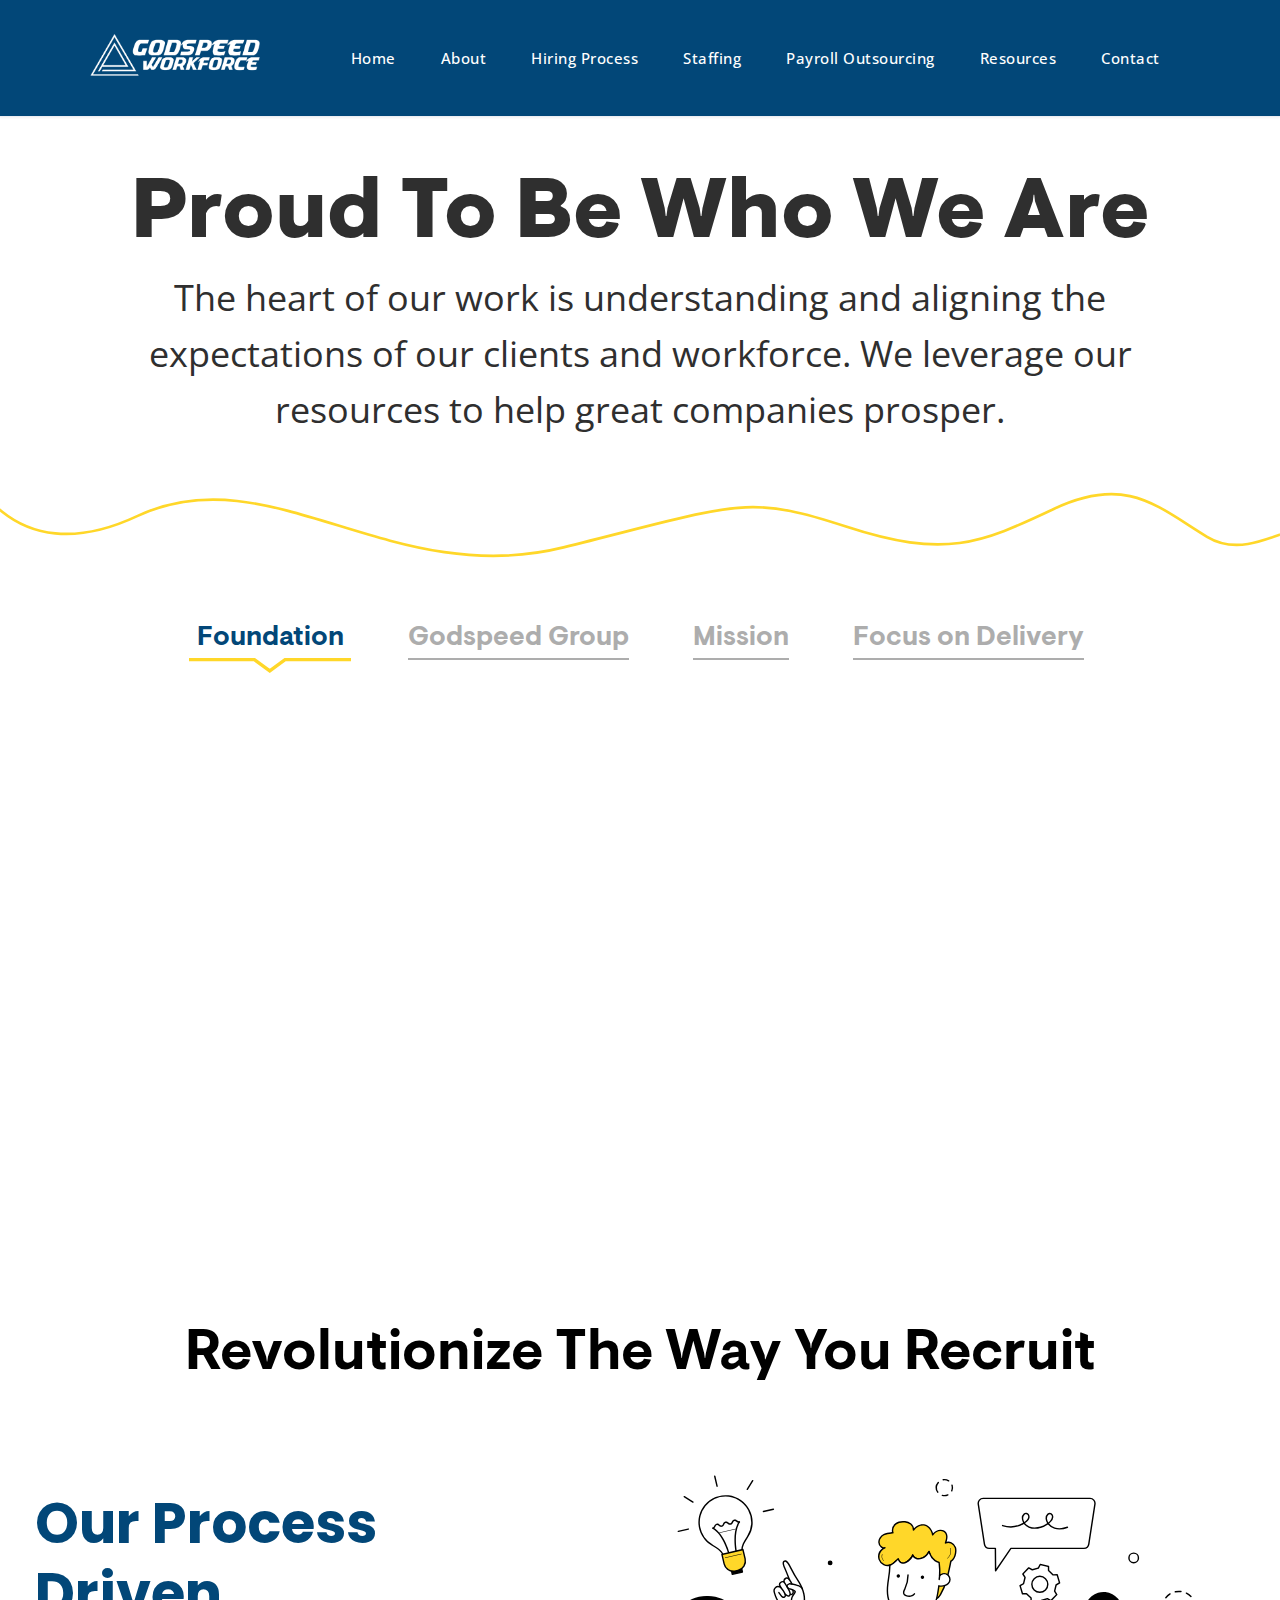
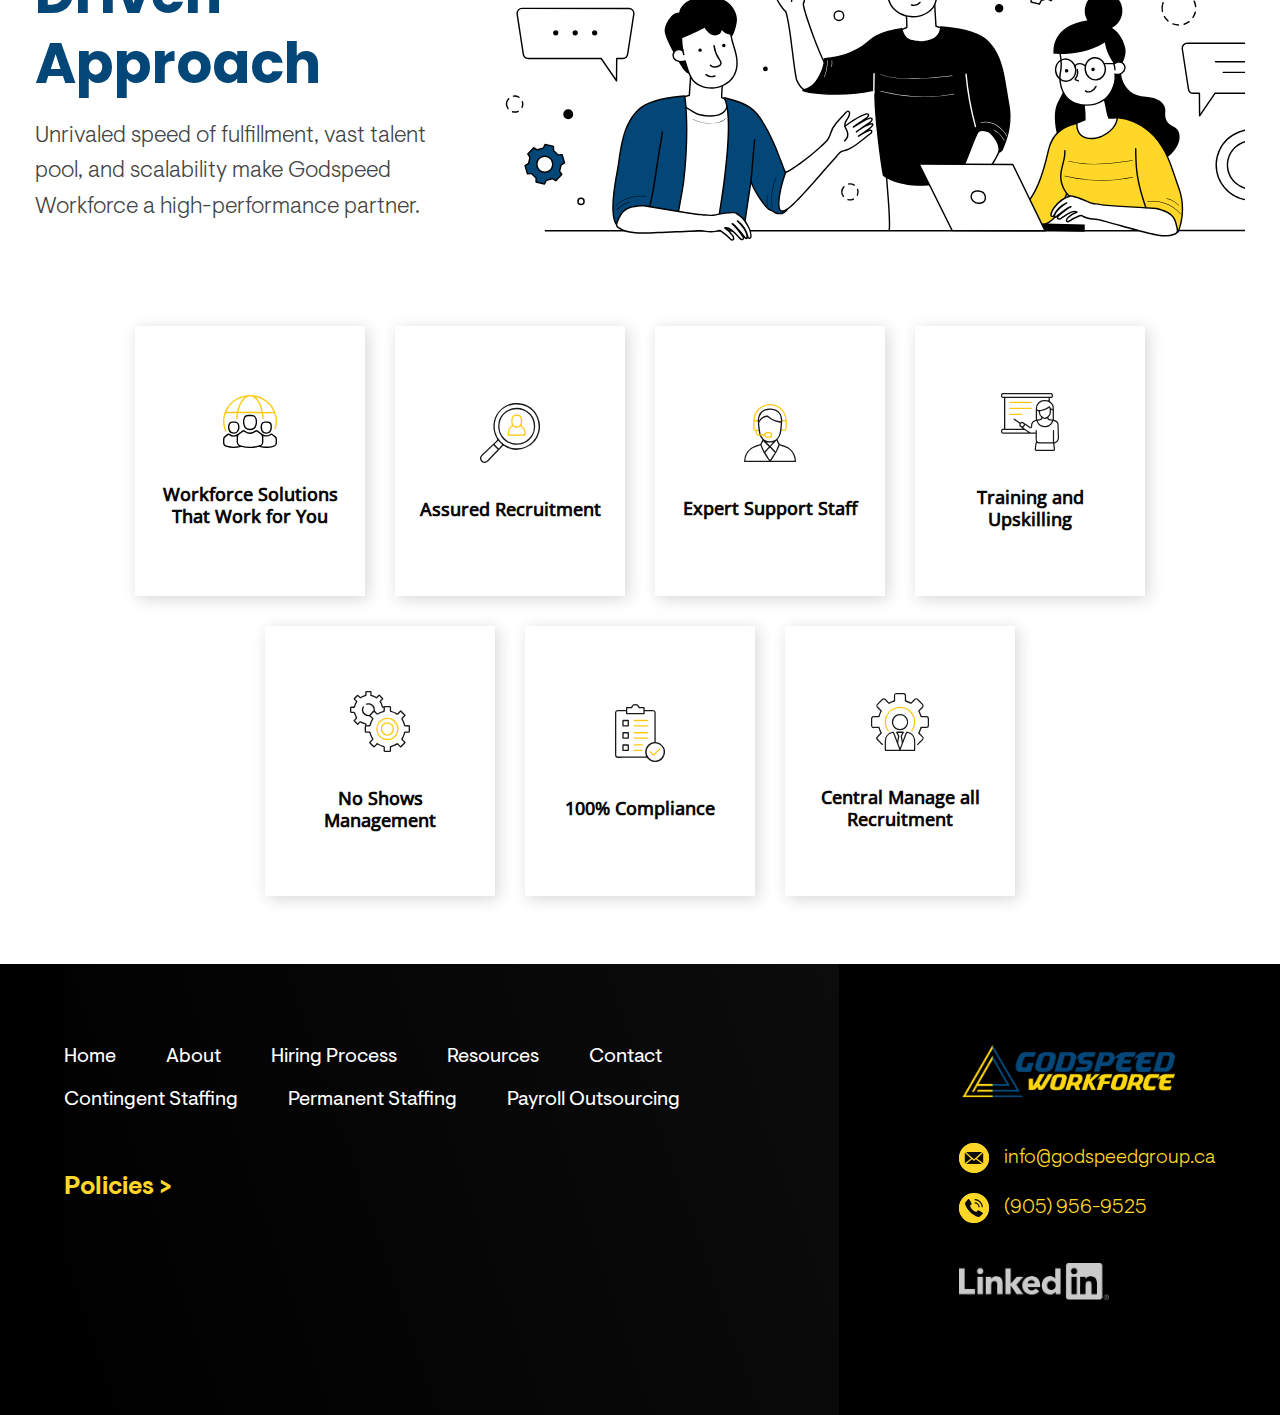
<file: about-us.html>
<!DOCTYPE html>
<html lang="en">

<head>
    <meta charset="utf-8">
    <title>GodSpeed</title>
    <link rel="shortcut icon" href="resources/images/fav-icon.png">
    <meta name="viewport" content="width=device-width, initial-scale=1.0">

    <link rel="stylesheet" href="resources/css/widgets/venobox.css">
    <link rel="stylesheet" href="resources/css/widgets/splide.min.css">
    <link rel="stylesheet" href="resources/css/global/basic.css">
    <link rel="stylesheet" href="resources/css/global/typography.css">
    <link rel="stylesheet" href="resources/css/global/typography-specific.css">
    <link rel="stylesheet" href="resources/css/global/nav-style.css">
    <link rel="stylesheet" href="resources/css/global/universal-style.css">
    <link rel="stylesheet" href="resources/css/global/footer.css">

    <link rel="stylesheet" href="resources/css/outsourcing/payroll-outsourcing.css">

    <script src="resources/js/basic-func.js"></script>

</head>

<body>

    <!--------------- Navbar Section ----------------------------->
    <header>
        <nav class="navbar">
            <div class="container">
                <div class="navbar-header">
                    <button class="navbar-toggler" data-toggle="open-navbar1">
                        <span></span>
                        <span></span>
                        <span></span>
                    </button>
                    <a href="#">
                        <img src="resources/images/logo-white.png" alt="" width="170px">
                    </a>
                </div>
                <div class="nav-menu-container">
                    <div class="navbar-menu" id="open-navbar1">
                        <ul class="navbar-nav">
                            <li><a href="index.html">Home</a></li>
                            <li class="navbar-dropdown">
                                <a href="javascript:void(0)" class="dropdown-toggler active"
                                    data-dropdown="my-dropdown-id">
                                    About <i class="fa fa-angle-down"></i>
                                </a>
                                <ul class="dropdown" id="my-dropdown-id">
                                    <!-- <li class="separator"></li>  -->
                                    <li class="active"><a href="about-us.html">About Us</a></li>
                                    <li><a href="leadership.html">
                                            The Team
                                        </a>
                                    </li>
                                </ul>
                            </li>
                            <li><a href="hiring-process.html">
                                    Hiring Process
                                </a></li>
                            <li class="navbar-dropdown">
                                <a href="#" class="dropdown-toggler" data-dropdown="blog">
                                    Staffing <i class="fa fa-angle-down"></i>
                                </a>
                                <ul class="dropdown" id="blog">
                                    <li><a href="contingent-staffing.html">Contingent Staffing</a></li>
                                    <li><a href="permanent-staffing.html">Permanent Staffing</a></li>
                                </ul>
                            </li>

                            <!-- <li><a href="#">Permanent<br> Staffing</a></li> -->
                            <li><a href="payroll-outsourcing.html">Payroll Outsourcing</a></li>
                            <li><a href="resources.html">Resources</a></li>
                            <li><a href="contact.html">Contact</a></li>
                        </ul>
                    </div>

                </div>
            </div>
        </nav>
    </header>
    <!--------------- Navbar Section ----------------------------->

    <main>
        <style>
            #au-section-4{
                padding-bottom: 0px;
            }
        </style>
        <!------------ Header ---------------->
        <section class="" id="au-section-1">
            <div class="banner-content-style-1" id="po-banner-content-1">
                <link rel="stylesheet" href="resources/css/widgets/widget-banner-content-1.css">
                <style>
                    #po-banner-content-1 {
                        --banner-content-max-width: 1150px;
                    }

                    .banner-content-style-1 .banner-title {
                        padding: 0px;
                        margin: 0px;
                    }

                    /* .banner-content-style-1 .banner-subtitle {
                        font-size: clamp(1.8em, calc(5vw + 0.25rem), 1.5em);
                    } */
                </style>
                <!-- <h2 class="banner-subtitle p-b10" data-font-family="Poppin-Bold">
                    <span>
                        About us
                    </span>
                </h2> -->

                <h1 class="banner-title" data-hover-color='hover-color' data-font-family="VisueltPro-Black">
                    Proud To Be Who<br> We Are
                </h1>

                <p class="banner-para" data-hover-color='hover-color' data-font-family="OpenSans-Regular">
                    <span>
                        The heart of our work is understanding and aligning the expectations of our clients and
                        workforce. We leverage our resources to help great companies prosper.
                    </span>
                </p>
            </div>
        </section>
        <!------------ Header ---------------->


        <!------------ Divider ---------------->
        <section class="divider-section" id="au-section-2" data-display-mobile="hidden">
            <div class="divider-img-container">
                <img src="resources/images/about/about-border-line.svg" alt="divider">
            </div>
        </section>
        <!------------ Divider ---------------->

        <!-- <section id="au-section-3">
            <div class="general-alone-para">
                <style>
                    .general-alone-para {
                        margin: auto;
                        width: min(100%, 1000px);
                        text-align: center;
                    }

                    .general-alone-para p {
                        font-size: clamp(1.2em, calc(0.5rem + 2vw), 1.4em);
                        max-width: min(90%, var(--container-max-width));
                        margin: auto;
                    }
                </style>
                <p data-hover-color='hover-color' data-font-family="OpenSans-Regular">
                    By partnering with us, our clients have seen a substantial decrease in staff turnover than when they
                    worked with other staffing agencies.
                </p>
            </div>
        </section> -->

        <section id="au-section-4">
            <div class="widget-tab-addon-type-1">
                <link rel="stylesheet" href="resources/css/widgets/widget-tab-addon-type-1.css">

                <link rel="stylesheet" href="resources/css/widgets/widget-complimentary-type-1.css">
                <style>
                    .tab-addon-complimentary-container[data-specificity="enhance"] {
                        --flex-direction: revert;
                        --image-column-max-width: 660px;
                        --content-column-max-width: 650px;
                        --image-column-width: 50%;
                        --content-column-width: 50%;
                        --container-max-width: 1920px;
                        --gap: 2em;
                    }

                    #tab-content-container-1 .complimentary-container-type-1 {
                        justify-content: center;
                    }
                </style>

                <div class="main-container">
                    <div class="tab-heading-container">

                    </div>

                    <div class="tab-content-container" id="tab-content-container-1">

                        <div class="tab-content" id="tab-content-1" data-tab-num="1">
                            <div class="complimentary-container-type-1 tab-addon-complimentary-container"
                                data-specificity="enhance">
                                <div class="column-1" data-display-mobile="hidden">
                                    <picture>
                                        <source srcset="resources/images/about/foundation-about.png">
                                        <img src="resources/images/about/foundation-about.png" alt="Foundation"
                                            width="100%">
                                    </picture>
                                </div>
                                <div class="column-2">
                                    <h2 data-font-family="Visuelt-Bold" class="p-tb10">
                                        Foundation
                                    </h2>

                                    <picture data-visible-screen="mobile">
                                        <source srcset="resources/images/about/foundation-about.png">
                                        <img src="resources/images/about/foundation-about.png" alt="Foundation"
                                            width="100%">
                                    </picture>

                                    <p data-font-family="OpenSans-Regular" class="p-tb10">
                                        Founded in 2014, brothers Ash and Abby had a vision to create an all-in-one
                                        solution for staffing,
                                        logistics and cartage. What started with a single truck providing cartage
                                        through the Greater Toronto Area
                                        has grown into a workforce solutions provider with over 3,300 associates working
                                        for our clients every
                                        day. Our associates include general labourers, forklift operators, drivers,
                                        administrative staff, and more.
                                        The cofounders were extremely diligent in their efforts to establish a culture
                                        of trust and reliability with
                                        all our people.
                                    </p>
                                </div>
                            </div>
                        </div>

                        <div class="tab-content" id="tab-content-2" data-tab-num="2">
                            <div class="complimentary-container-type-1 tab-addon-complimentary-container"
                                data-specificity="enhance" id="complimentary-2">
                                <div class="column-1" data-display-mobile="hidden">
                                    <picture>
                                        <source srcset="resources/images/about/godspeed-group.png">
                                        <img src="resources/images/about/godspeed-group.png" alt="dummy image"
                                            width="100%">
                                    </picture>
                                </div>
                                <div class="column-2">
                                    <h2 data-font-family="Visuelt-Bold" class="p-tb10">
                                        Godspeed Group
                                    </h2>

                                    <picture data-visible-screen="mobile">
                                        <source srcset="resources/images/about/godspeed-group.png">
                                        <img src="resources/images/about/godspeed-group.png" alt="dummy image"
                                            width="100%">
                                    </picture>

                                    <p data-font-family="OpenSans-Regular" class="p-tb10">
                                        Godspeed Group is more than just a staffing and logistics company; it’s the
                                        partner you need to secure
                                        your company&#39;s most valuable asset - your people. Our corporate office is
                                        based in Ontario, with the
                                        branch network extending to Toronto, Montreal, London, Cambridge, Winnipeg,
                                        Calgary, Vancouver,
                                        and New Delhi. Our staffing services deploy over 3,300 people in various
                                        industries and companies
                                        throughout Canada. Godspeed Workforce’s approach to develop a deep understanding
                                        of customer’s
                                        needs is revolutionizing staffing solutions for businesses in a broad range of
                                        industries including retail,
                                        food, manufacturing, warehousing, and transportation.
                                    </p>
                                </div>
                            </div>
                        </div>

                        <div class="tab-content" id="tab-content-3" data-tab-num="3">
                            <div class="complimentary-container-type-1 tab-addon-complimentary-container"
                                data-specificity="enhance" id="complimentary-3">
                                <div class="column-1" data-display-mobile="hidden">
                                    <picture>
                                        <source srcset="resources/images/about/our-mission.png">
                                        <img src="resources/images/about/our-mission.png" alt="dummy image"
                                            width="100%">
                                    </picture>
                                </div>
                                <div class="column-2">
                                    <h2 data-font-family="Visuelt-Bold" class="p-tb10">
                                        Mission
                                    </h2>

                                    <picture data-visible-screen="mobile">
                                        <source srcset="resources/images/about/our-mission.png">
                                        <img src="resources/images/about/our-mission.png" alt="dummy image"
                                            width="100%">
                                    </picture>

                                    <p data-font-family="OpenSans-Regular" class="p-tb10">
                                        Deliver distinctive workforce solutions with the capability of integrated
                                        support services to all customers.
                                    </p>
                                    <p data-font-family="OpenSans-Regular" class="p-tb10">
                                        Our mission is to provide a workforce that is reliable and delivers results. We
                                        have North America’s best
                                        recruitment team that empowers hiring and operations support staff to take
                                        control of their staffing needs,
                                        while giving them the agility to win in the dynamic world of contingent and
                                        permanent staffing.
                                    </p>
                                </div>
                            </div>
                        </div>

                        <div class="tab-content" id="tab-content-4" data-tab-num="4">
                            <div class="complimentary-container-type-1 tab-addon-complimentary-container"
                                data-specificity="enhance" id="complimentary-4">
                                <div class="column-1" data-display-mobile="hidden">
                                    <picture>
                                        <source srcset="resources/images/about/focus-on-delivery.png">
                                        <img src="resources/images/about/focus-on-delivery.png" alt="dummy image"
                                            width="100%">
                                    </picture>
                                </div>
                                <div class="column-2">
                                    <h2 data-font-family="Visuelt-Bold" class="p-tb10">
                                        Focus on Delivery
                                    </h2>

                                    <picture data-visible-screen="mobile">
                                        <source srcset="resources/images/about/focus-on-delivery.png">
                                        <img src="resources/images/about/focus-on-delivery.png" alt="dummy image"
                                            width="100%">
                                    </picture>

                                    <p data-font-family="OpenSans-Regular" class="p-tb10">
                                        2,500+ hours of weekly recruiting
                                    </p>
                                    <p data-font-family="OpenSans-Regular" class="p-tb10">
                                        We are powered by more than 2,500 hours of recruiting every single week with 45
                                        in-house recruiters
                                        working 8 hours per day, every day of the week. By providing the right talent,
                                        we save time
                                        and increase productivity. We add value by ensuring timely replacements,
                                        implementing cost controls and compliance. We pride ourselves in creating rich,
                                        innovative, seamless and beyond satisfactory recruitment experience.
                                    </p>
                                </div>
                            </div>
                        </div>
                    </div>
                </div>

                <script>
                    const widgetTabData = [{
                        tabName: 'Foundation',
                        content: {
                            imageSrc: '',
                            heading: 'Heading 1',
                            para: 'lorem ipsum dolor sit amet, consectetur adipis'
                        }
                    },
                    {
                        tabName: 'Godspeed Group',
                        content: {
                            imageSrc: '',
                            heading: 'Heading 1',
                            para: 'lorem ipsum dolor sit amet, consectetur adipis'
                        }
                    },
                    {
                        tabName: 'Mission',
                        content: {
                            imageSrc: '',
                            heading: 'Heading 1',
                            para: 'lorem ipsum dolor sit amet, consectetur adipis'
                        }
                    },
                    {
                        tabName: 'Focus on Delivery',
                        content: {
                            imageSrc: '',
                            heading: 'Heading 1',
                            para: 'lorem ipsum dolor sit amet, consectetur adipis'
                        }
                    }
                    ]
                </script>
                <script src="resources/js/widgets/widget-tab-addon-type-1.js"></script>
                <script>
                    const tabsContainerSelector = '.widget-tab-addon-type-1 .main-container .tab-heading-container';
                    const tabsContentSelector = '#tab-content-container-1';
                    addTabs(tabsContainerSelector, widgetTabData);
                    updateTabContainerHeight(tabsContentSelector);
                </script>
            </div>
        </section>

        <section id="au-section-6">
            <div class="heading-container">
                <style>
                    .heading-container {
                        display: flex;
                        justify-content: center;
                        align-items: center;
                        flex-direction: var(--flex-direction);
                        margin: auto;
                        width: min(95%, var(--container-max-width, 1380px));
                        gap: var(--gap);
                    }

                    .heading-container h2 {
                        font-size: var(--font-size-h2);
                        padding: 0.8em 0em;
                    }

                    #au-section-6 {
                        padding-bottom: 1em;
                    }
                </style>

                <h2 data-font-family="Visuelt-Bold" data-color='--heading-secondary' class="p-tb10"
                    style="text-align:center;">
                    Revolutionize The Way You Recruit
                </h2>
            </div>

            <div class="complimentary-container-type-1" id="complimentary-1">
                <link rel="stylesheet" href="resources/css/widgets/widget-complimentary-type-1.css">
                <style>
                    #complimentary-1 {
                        --flex-direction: row-reverse;
                        --image-column-max-width: 750px;
                        --content-column-max-width: 400px;
                        --image-column-width: 50%;
                        --content-column-width: 50%;
                        --container-max-width: 1380px;
                        --gap: 3em;
                    }
                </style>
                <div class="column-1">
                    <picture>
                        <source media="(min-width: 700px)" srcset="resources/images/about/why-choose-godspeed.svg">
                        <img src="resources/images/about/why-choose-godspeed.svg" alt="dummy image" width="100%">
                    </picture>
                </div>
                <div class="column-2">
                    <h2 data-font-family="Poppin-Bold" data-color='secondary-color' class="p-tb10">
                        Our Process Driven Approach
                    </h2>
                    <p data-font-family="Visuelt-Light" class="p-tb10">
                        Unrivaled speed of fulfillment, vast talent pool, and scalability make Godspeed Workforce a
                        high-performance partner.
                    </p>
                </div>
            </div>

            <!-- <div class="icon-boxes-type-2" id="hp-icon-boxes-1">
                <link rel="stylesheet" href="resources/css/widgets/widget-icon-boxes-type-2.css">
                <style>
                    .icon-boxes-type-2 {
                        --separator-bg-color: #70707088;
                        --icon-box-max-width: 280px;
                        --gap: min(5vw, 4.3em);
                        --icon-box-heading-font-size: 1.4em;
                        --icon-box-para-font-size: 1em;
                    }

                    #hp-icon-boxes-1 {
                        margin-top: 2em;
                    }

                    #hp-icon-boxes-1 .icon-box .promo-icon img {
                        width: 90%;
                        height: 90%;
                    }

                    #hp-icon-boxes-1 .icon-box[data-sep="before"]:before {
                        background-color: #707070;
                        opacity: 0.27;
                    }
                </style>
                <div class="icon-box">
                    <div class="promo-icon">
                        <img src="resources/images/about/icon-1.svg" alt="icon">
                    </div>

                    <div class="promo-icon-content">
                        <p data-font-family="Visuelt-Light">
                            We are the fastest, most reliable, stable and competitive workforce solutions
                            provider.
                        </p>
                    </div>
                </div>

                <div class="icon-box" data-sep="before">
                    <div class="promo-icon">
                        <img src="resources/images/about/icon-2.svg" alt="icon">
                    </div>

                    <div class="promo-icon-content">
                        <p data-font-family="Visuelt-Light">
                            We create rich, innovative, seamless and beyond satisfactory recruitment experience.
                        </p>
                    </div>
                </div>

                <div class="icon-box" data-sep="before">
                    <div class="promo-icon">
                        <img src="resources/images/about/icon-3.svg" alt="icon">
                    </div>

                    <div class="promo-icon-content">
                        <p data-font-family="Visuelt-Light">
                            We save time and increase your productivity by providing the right talent, giving assurance
                            and control to businesses.
                        </p>
                    </div>
                </div>

                <div class="icon-box" data-sep="before">
                    <div class="promo-icon">
                        <img src="resources/images/about/icon-4.svg" alt="icon">
                    </div>

                    <div class="promo-icon-content">
                        <p data-font-family="Visuelt-Light">
                            We add value by ensuring timely replacements, cost controls, and compliance.
                        </p>
                    </div>
                </div>
            </div> -->

            <div class="widget-hover-card-promo-type-1" id="about-hover-card-widget">
                <link rel="stylesheet" href="resources/css/widgets/widget-hover-card-promo-type-1.css">
                <style>
                    #about-hover-card-widget {
                        --widget-max-width: 1150px;
                    }
                </style>
                <div class="main-container">
                    <div class="card" tabindex="0">
                        <div class="front-face">
                            <div class="icon">
                                <img src="resources/images/card-icons/workforce-solution.svg" alt="icon">
                            </div>

                            <div class="card-heading">
                                <h4 data-font-family="OpenSans-Medium">
                                    Workforce <br>
                                    Solutions That <br>
                                    Work for You
                                </h4>
                            </div>
                        </div>

                        <div class="front-back">
                            <p data-font-family="Visuelt-Light">
                                Improve your productivity where it matters most with solutions that work for you.
                            </p>
                        </div>
                    </div>

                    <div class="card" tabindex="1">
                        <div class="front-face">
                            <div class="icon">
                                <img src="resources/images/card-icons/assured-rec.svg" alt="icon">
                            </div>

                            <div class="card-heading">
                                <h4 data-font-family="OpenSans-Medium">
                                    Assured<br> Recruitment
                                </h4>
                            </div>
                        </div>
                        <div class="front-back">
                            <p data-font-family="Visuelt-Light">
                                Reallocate resources from the tedious task of running recruitment-related activities
                                towards more strategic business initiatives.
                            </p>
                        </div>
                    </div>

                    <div class="card" tabindex="2">
                        <div class="front-face">
                            <div class="icon">
                                <img src="resources/images/card-icons/expert-support-staff.svg" alt="icon">
                            </div>

                            <div class="card-heading">
                                <h4 data-font-family="OpenSans-Medium">
                                    Expert <br>
                                    Support Staff
                                </h4>
                            </div>
                        </div>
                        <div class="front-back">
                            <p data-font-family="Visuelt-Light">
                                No robots, no canned responses. Our client support is second to none.
                            </p>
                        </div>
                    </div>

                    <div class="card" tabindex="3">
                        <div class="front-face">
                            <div class="icon">
                                <img src="resources/images/card-icons/training-and-upskilling.svg" alt="icon">
                            </div>

                            <div class="card-heading">
                                <h4 data-font-family="OpenSans-Medium">
                                    Training and<br> Upskilling
                                </h4>
                            </div>
                        </div>
                        <div class="front-back">
                            <p data-font-family="Visuelt-Light">
                                We invest in the career progression of our resources by better aligning their skills and
                                enabling them to grow with the evolving industry standards.
                            </p>
                        </div>
                    </div>

                    <div class="card" tabindex="4">
                        <div class="front-face">
                            <div class="icon">
                                <img src="resources/images/card-icons/no-show-managment.svg" alt="icon">
                            </div>

                            <div class="card-heading">
                                <h4 data-font-family="OpenSans-Medium">
                                    No Shows<br> Management
                                </h4>
                            </div>
                        </div>
                        <div class="front-back">
                            <p data-font-family="Visuelt-Light">
                                Maintain a high percentage of fulfillment in case of no shows and minimize loss of time
                                and productivity.
                            </p>
                        </div>
                    </div>

                    <div class="card" tabindex="5">
                        <div class="front-face">
                            <div class="icon">
                                <img src="resources/images/card-icons/modern-comp.svg" alt="icon">
                            </div>

                            <div class="card-heading">
                                <h4 data-font-family="OpenSans-Medium">
                                    100%<br> Compliance
                                </h4>
                            </div>
                        </div>
                        <div class="front-back">
                            <p data-font-family="Visuelt-Light">
                                Always be compliant with the rules and regulations, leaving no room for the fraud or
                                misconduct.
                            </p>
                        </div>
                    </div>

                    <div class="card" tabindex="6">
                        <div class="front-face">
                            <div class="icon">
                                <img src="resources/images/card-icons/centrally-managed.svg" alt="icon">
                            </div>

                            <div class="card-heading">
                                <h4 data-font-family="OpenSans-Medium">
                                    Central Manage <br>
                                    all Recruitment
                                </h4>
                            </div>
                        </div>
                        <div class="front-back">
                            <p data-font-family="Visuelt-Light">
                                Execute your recruitment goals at any scale with a single vendor.
                            </p>
                        </div>
                    </div>
                </div>
            </div>
        </section>


    </main>
    <!-------------------------------------- Main Closed ----------------------------->



    <footer>
        <section class="footer" id="footer-section-2">
            <div class="content-container">
                <div class="content">
                    <div class="two-column-container">
                        <div class="column-left">
                            <ul>
                                <li>
                                    <a href="index.html">
                                        Home
                                    </a>
                                </li>

                                <li>
                                    <a href="about-us.html">
                                        About
                                    </a>
                                </li>

                                <li>
                                    <a href="hiring-process.html">
                                        Hiring Process
                                    </a>
                                </li>

                                <li>
                                    <a href="resources.html">
                                        Resources
                                    </a>
                                </li>

                                <li>
                                    <a href="contact.html">
                                        Contact
                                    </a>
                                </li>

                                <li>
                                    <a href="contingent-staffing.html">
                                        Contingent Staffing
                                    </a>
                                </li>

                                <li>
                                    <a href="permanent-staffing.html">
                                        Permanent Staffing
                                    </a>
                                </li>

                                <li>
                                    <a href="payroll-outsourcing.html">
                                        Payroll Outsourcing
                                    </a>
                                </li>
                            </ul>
                        </div>
                        <div class="column-middle">
                            <h5 onclick="toggleElementsState('footer-menu-1')" id="footer-title">
                                Policies
                                <span data-toggle-state="footer-menu-1" data-toggle-action="rotate-90">
                                    >
                                </span>
                            </h5>

                            <ul data-toggle-state="footer-menu-1" data-toggle-action="show-hide" data-status="passive">
                                <li style="order: 1;">
                                    <a href="policies.html#info1">
                                        Health & Safety Policy
                                    </a>
                                </li>

                                <li style="order: 3;">
                                    <a href="policies.html#info2">
                                        Anti Harassment Policy
                                    </a>
                                </li>

                                <li style="order: 5;">
                                    <a href="policies.html#info3">
                                        Privacy Policy
                                    </a>
                                </li>

                                <li style="order: 7;">
                                    <a href="policies.html#info4">
                                        Personal Information
                                    </a>
                                </li>

                                <li style="order: 2;">
                                    <a href="policies.html#info5">
                                        Personal Information Collected
                                    </a>
                                </li>

                                <li style="order: 4;">
                                    <a href="policies.html#info6">
                                        Use Of Personal Information
                                    </a>
                                </li>

                                <li style="order: 6;">
                                    <a href="policies.html#info7">
                                        Your Rights To Limit Use Of Personal Information
                                    </a>
                                </li>

                                <li style="order: 8;">
                                    <a href="policies.html#info8">
                                        Verifying The Accuracy Of Your Information
                                    </a>
                                </li>
                            </ul>
                        </div>
                    </div>
                    <div class="one-column-container">
                        <div class="site-logo">
                            <img src="resources/images/logo.png" width="220px" />
                        </div>

                        <div class="contact-info">
                            <a class="social-info" href="mailto:info@godspeedgroup.ca">
                                <span class="icon">
                                    <img src="resources/images/social-icons/email-footer.svg" alt="Mail">
                                </span>
                                <span>
                                    info@godspeedgroup.ca
                                </span>
                            </a>
                            <a class="social-info" href="phone:(905)956-9525">
                                <span class="icon">
                                    <img src="resources/images/social-icons/phone-footer.svg" alt="phone">
                                </span>
                                <span>(905) 956-9525</span>
                            </a>
                        </div>
                        <div class="copy-write">
                            <a href="https://ca.linkedin.com/company/godspeedgroup" target="_blank"><img
                                    src="resources/images/linkedIn-logo.png" width="150px" /></a>
                            <!-- <p>Copyright © Godspeed Group 2022<br> Powered By Kreatipedia Inc.</p> -->
                        </div>

                    </div>
                </div>
            </div>
        </section>
    </footer>

    <script src="resources/js/nav.js"></script>

</body>

</html>
</file>
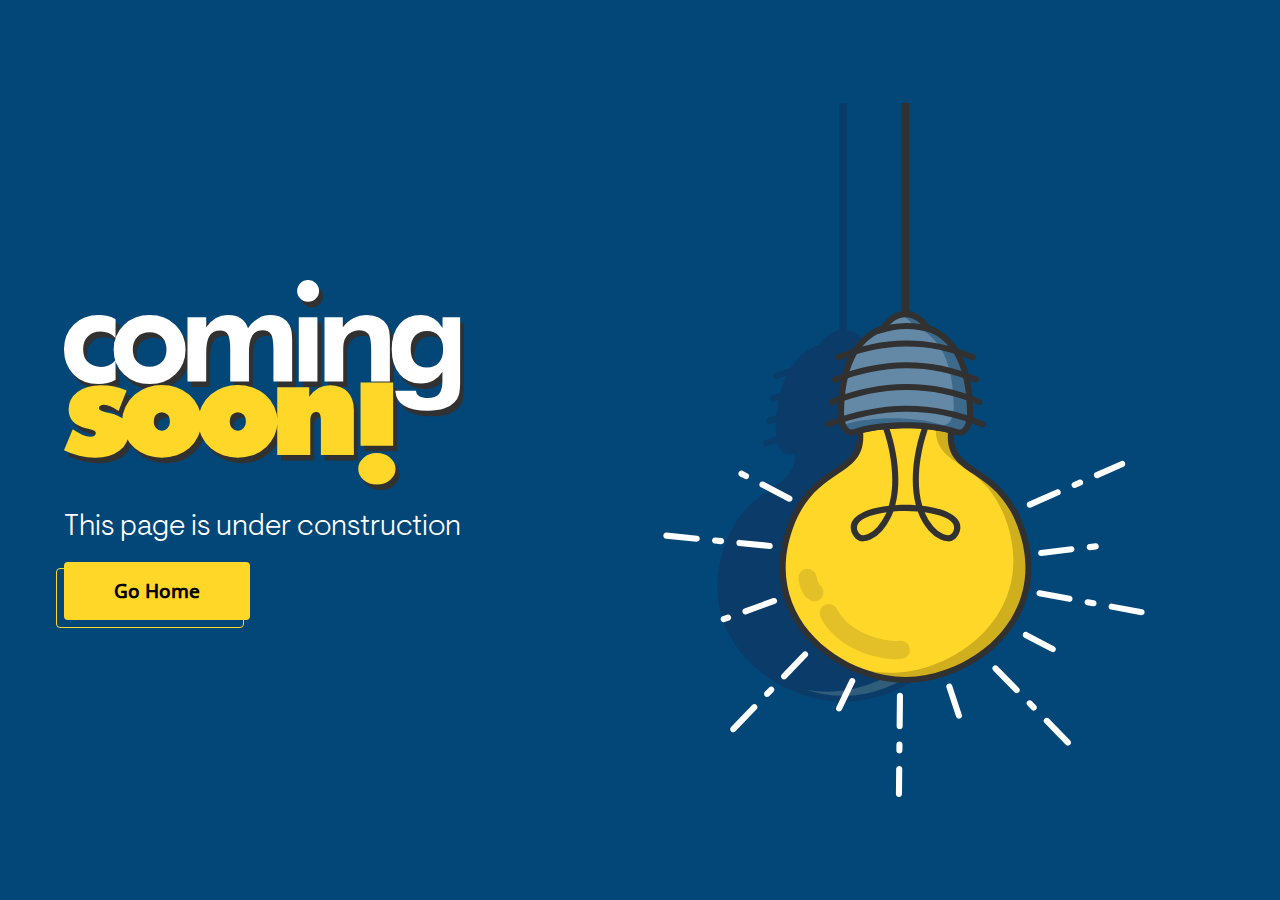
<file: coming-soon.html>
<!DOCTYPE html>
<html lang="en">

<head>
    <meta charset="UTF-8">
    <meta http-equiv="X-UA-Compatible" content="IE=edge">
    <meta name="viewport" content="width=device-width, initial-scale=1.0">
    <title>Coming Soon</title>

    <link rel="stylesheet" href="resources/css/global/basic.css">
    <link rel="stylesheet" href="resources/css/global/typography.css">
    <link rel="stylesheet" href="resources/css/global/typography-specific.css">
    <link rel="stylesheet" href="resources/css/global/nav-style.css">
    <link rel="stylesheet" href="resources/css/global/universal-style.css">
    <link rel="stylesheet" href="resources/css/global/footer.css">
</head>

<body>
    <style>
        body {
            background-color: var(--secondary-color);
        }
    </style>
    <div class="complimentary-container-type-1" id="complimentary-1">
        <link rel="stylesheet" href="resources/css/widgets/widget-complimentary-type-1.css">
        <style>
            #complimentary-1 {
                --flex-direction: row-reverse;
                --image-column-max-width: 800px;
                --content-column-max-width: 400px;
                --image-column-width: 50%;
                --content-column-width: 50%;
                --container-max-width: 1280px;
                --gap: 10vw;
                background-color: var(--secondary-color);
                width: 100%;
                height: 100vh;
                padding: 5vw;
            }

            @media (max-width: 900px) {
                #complimentary-1 {
                    padding-top: 20vh;
                }
            }

            #complimentary-1 .column-1 {
                height: 90%;
            }

            #complimentary-1 .column-1 img {
                height: 100%;
            }

            #complimentary-1 .column-2 img {
                width: 100%;
                height: 100%;
            }

            #complimentary-1 .column-2 p {
                font-size: 1.5em;
                color: white;
            }

            #complimentary-1 .column-2 .btn-container {
                margin: 0;
            }

            #complimentary-1 .column-2 .btn-container .btn:hover {
                border: 1px solid var(--highlight-color);
            }
        </style>

        <div class="column-1">
            <picture>
                <source media="(min-width: 700px)" srcset="resources/images/coming-bulb.svg">
                <img src="resources/images/coming-bulb.svg" alt="" width="100%">
            </picture>
        </div>
        <div class="column-2">
            <div>
                <img src="resources/images/coming-text.svg" alt="Coming Soon">
            </div>
            <p data-font-family="Visuelt-Light" class="p-tb10">
                This page is under construction
            </p>
            <div class="btn-container">
                <a href="redirection-home.html" class="btn btn-primary" data-font-family="OpenSans-Medium"
                    data-content="Contact Us"><span class="btn-content">
                        Go Home
                    </span></a>
            </div>
        </div>
    </div>
</body>

</html>
</file>
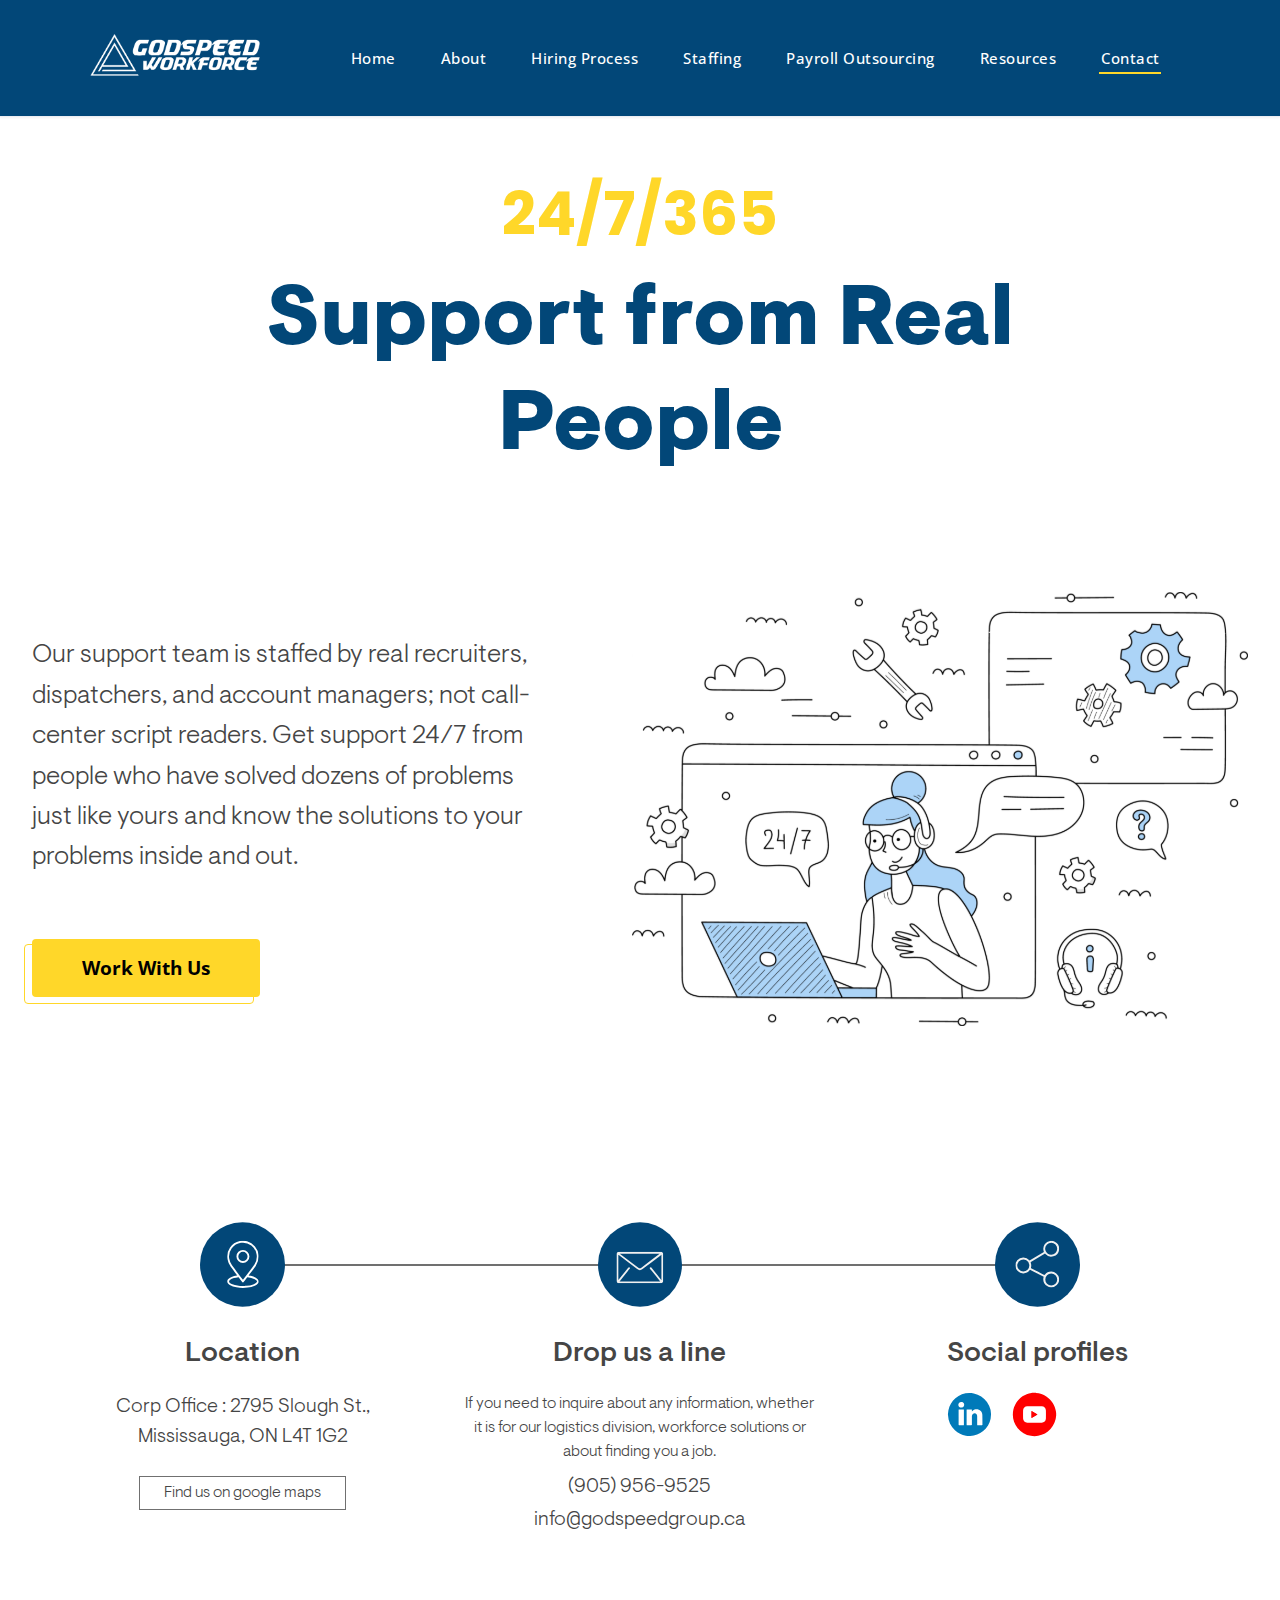
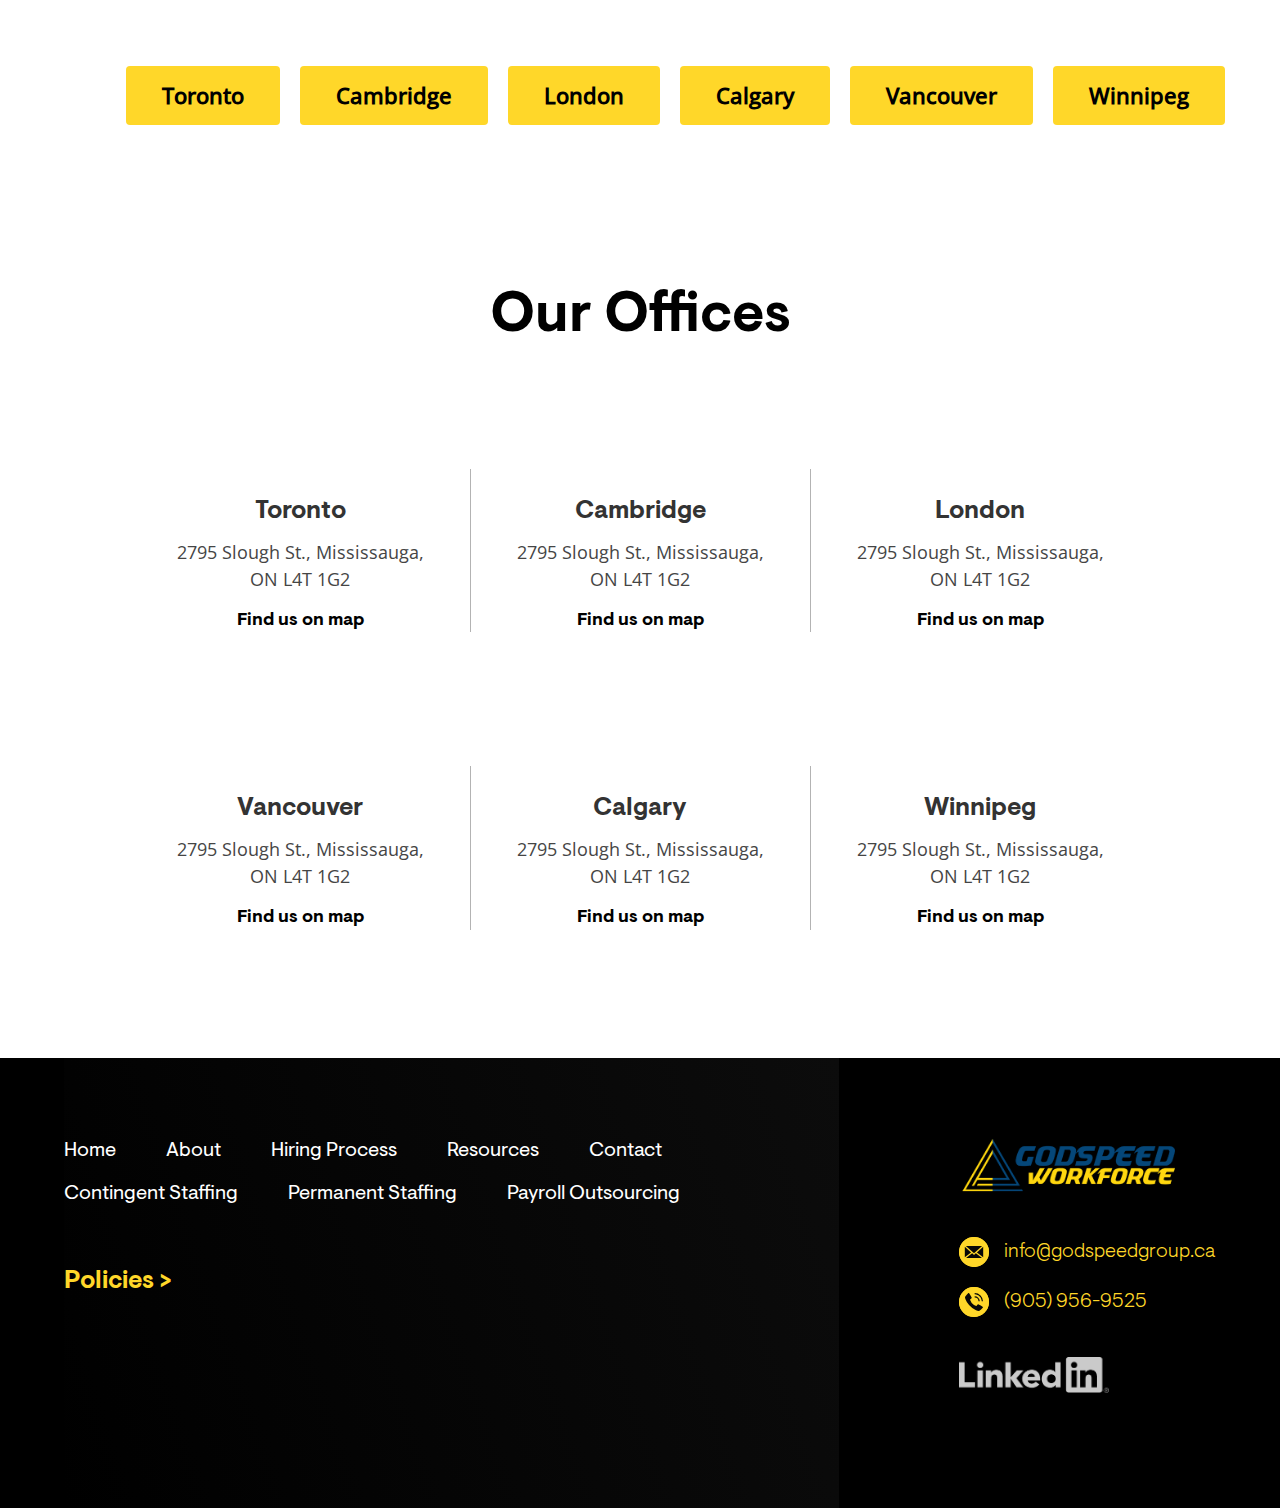
<file: contact.html>
<!DOCTYPE html>
<html lang="en">

<head>
    <meta charset="utf-8">
    <title>GodSpeed</title>
    <link rel="shortcut icon" href="resources/images/fav-icon.png">
    <meta name="viewport" content="width=device-width, initial-scale=1.0">

    <link rel="stylesheet" href="resources/css/global/basic.css">
    <link rel="stylesheet" href="resources/css/global/typography.css">
    <link rel="stylesheet" href="resources/css/global/typography-specific.css">
    <link rel="stylesheet" href="resources/css/global/nav-style.css">
    <link rel="stylesheet" href="resources/css/global/universal-style.css">
    <link rel="stylesheet" href="resources/css/global/footer.css">

    <script src="resources/js/basic-func.js"></script>

    <style>
        section {
            padding-block: unset;
        }

        #contact-section-1 {
            padding-block: var(--universal-padding-heavy);
            padding-bottom: 7em;
        }

        #contact-section-6 {
            padding: var(--universal-padding-heavy) 1.75em;
        }

        #contact-section-3,
        #contact-section-4,
        #contact-section-7 {
            padding-block: var(--universal-padding-light);
        }

        #contact-section-4 {
            padding-bottom: 2em;
        }

        #contact-section-7 {
            padding: 4em;
        }
    </style>
</head>

<body>

    <!--------------- Navbar Section ----------------------------->
    <header>
        <nav class="navbar">
            <div class="container">
                <div class="navbar-header">
                    <button class="navbar-toggler" data-toggle="open-navbar1">
                        <span></span>
                        <span></span>
                        <span></span>
                    </button>
                    <a href="#">
                        <img src="resources/images/logo-white.png" alt="" width="170px">
                    </a>
                </div>
                <div class="nav-menu-container">
                    <div class="navbar-menu" id="open-navbar1">
                        <ul class="navbar-nav">
                            <li><a href="index.html">Home</a></li>
                            <li class="navbar-dropdown">
                                <a href="javascript:void(0)" class="dropdown-toggler" data-dropdown="my-dropdown-id">
                                    About <i class="fa fa-angle-down"></i>
                                </a>
                                <ul class="dropdown" id="my-dropdown-id">
                                    <!-- <li class="separator"></li>  -->
                                    <li><a href="about-us.html">About Us</a></li>
                                    <li><a href="leadership.html">
                                            The Team
                                        </a>
                                    </li>
                                </ul>
                            </li>
                            <li><a href="hiring-process.html">
                                    Hiring Process
                                </a></li>
                            <li class="navbar-dropdown">
                                <a href="#" class="dropdown-toggler" data-dropdown="blog">
                                    Staffing <i class="fa fa-angle-down"></i>
                                </a>
                                <ul class="dropdown" id="blog">
                                    <li><a href="contingent-staffing.html">Contingent Staffing</a></li>
                                    <li><a href="permanent-staffing.html">Permanent Staffing</a></li>
                                </ul>
                            </li>

                            <!-- <li><a href="#">Permanent<br> Staffing</a></li> -->
                            <li><a href="payroll-outsourcing.html">Payroll Outsourcing</a></li>
                            <li><a href="resources.html">Resources</a></li>
                            <li class="active"><a href="contact.html">Contact</a></li>
                        </ul>
                    </div>

                </div>
            </div>
        </nav>
    </header>
    <!--------------- Navbar Section ----------------------------->


    <main>
        <!------------ Header ---------------->
        <section class="" id="contact-section-1">
            <div class="banner-content-style-1" id="banner-content-1">
                <link rel="stylesheet" href="resources/css/widgets/widget-banner-content-1.css">
                <style>
                    #banner-content-1 {
                        --banner-content-max-width: 900px;
                    }

                    #contact-section-1 {
                        /* background-image: url(resources/images/contact-us/background-shape.svg);
                        background-size: cover;
                        background-repeat: no-repeat;
                        background-position: bottom; */
                        padding: 3em 0 0em 0;
                    }

                    .banner-content-style-1 .banner-subtitle {
                        font-size: clamp(2em, calc(10vw + 0.5rem), 2.5em);
                    }

                    .banner-content-style-1 .banner-title {
                        margin: 0px;
                    }
                </style>

                <h2 class="banner-subtitle p-b10" data-font-family="Poppin-Bold">
                    <span>
                        24/7/365
                    </span>
                </h2>

                <h1 class="banner-title" data-hover-color="hover-color" data-font-family="VisueltPro-Black"
                    style="color: var(--secondary-color);">
                    Support from Real People
                </h1>

            </div>
        </section>
        <!------------ Header ---------------->

        <!------------ Section 3 ---------------->
        <section class="" id="contact-section-3">
            <!------------ Complimentary Section ---------------->
            <div class="complimentary-container-type-1" id="complimentary-2">
                <link rel="stylesheet" href="resources/css/widgets/widget-complimentary-type-1.css">
                <style>
                    #complimentary-2 {
                        --flex-direction: row-reverse;
                        --image-column-max-width: 100%;
                        --content-column-max-width: 500px;
                        --image-column-width: 50%;
                        --content-column-width: 50%;
                        --container-max-width: 1280px;
                        margin-block: 5em;
                        --gap: 5em;
                    }

                    @media (max-width: 900px) {
                        #complimentary-2 {
                            --content-column-max-width: 600px;
                            margin-block: 2em;
                        }

                        .complimentary-container-type-1 {
                            flex-direction: column;
                            max-width: 90%;
                            font-size: 0.9em;
                        }

                        .complimentary-container-type-1 .column-2 {
                            text-align: center;
                        }

                        .complimentary-container-type-1 {
                            gap: 4em;
                        }
                    }

                    p {
                        font-size: var(--font-size-p2);
                    }
                </style>
                <div class="column-1">
                    <picture>
                        <source media="(min-width: 700px)" srcset="resources/images/contact-us/illustration.svg">
                        <img src="resources/images/contact-us/illustration.svg" alt="dummy image" width="100%">
                    </picture>
                </div>
                <div class="column-2">
                    <p data-font-family="Visuelt-Light" class="p-tb10">
                        Our support team is staffed by real recruiters, dispatchers, and account managers; not
                        call-center script readers. Get support 24/7 from people who have solved dozens of problems just
                        like yours and know the solutions to your problems inside and out.
                    </p>

                    <div class="btn-container">
                        <a href="javascript:void(0)" id="myBtn" class="btn btn-primary"
                            data-font-family="OpenSans-Bold">
                            <span class="btn-content">Work With Us</span>
                        </a>
                    </div>

                </div>
            </div>
            <!------------ Complimentary Section ---------------->
        </section>
        <!------------ Section 3 ---------------->

        <!------------ Section 4 ---------------->
        <section id="contact-section-4">
            <!------------ Promo Section ---------------->
            <div class="icon-boxes-type-2" id="hp-icon-boxes-1">
                <link rel="stylesheet" href="resources/css/widgets/widget-icon-boxes-type-2.css">
                <style>
                    #hp-icon-boxes-1 {
                        --separator-bg-color: #70707088;
                        --icon-box-max-width: 380px;
                        --gap: min(5vw, 2em);
                        --icon-box-heading-font-size: 1.4em;
                        --icon-box-para-font-size: 1em;
                        --icon-box-para-middle-font-size: 0.8em;
                    }

                    #hp-icon-boxes-1 .icon-box {
                        width: var(--icon-box-max-width);
                    }

                    #hp-icon-boxes-1 {
                        margin-top: 1em;
                    }

                    #hp-icon-boxes-1 .icon-box .promo-icon img {
                        width: 93%;
                        height: 93%;
                    }

                    #hp-icon-boxes-1 .icon-box .promo-icon-content h3 {
                        padding: 20px 0px;
                    }

                    #hp-icon-boxes-1 .icon-box[data-sep="before"]:before {
                        width: 360px;
                        height: 1.72px;
                        top: 45px;
                        left: calc(-10 * var(--gap) / 2);
                        background-color: #707070;
                        z-index: -1;
                    }

                    .location-btn {
                        padding: 0.5em 1.5em;
                        border: 1px solid #707070;
                        font-size: 16px;
                        margin-top: 1.5em;
                        color: #454545;
                        position: relative;
                        transition: color 0.25s ease-in-out;
                        overflow: hidden;
                        display: inline-block;
                    }

                    .location-btn::before {
                        content: "";
                        position: absolute;
                        left: 0;
                        top: 0;
                        width: 110%;
                        height: 110%;
                        background: #000000;
                        z-index: -1;
                        transform: translateY(110%);
                        transition: transform 0.25s ease-in-out;
                    }

                    .location-btn:hover::before {
                        transform: translateY(0);
                    }

                    .location-btn:hover {
                        color: #fff;
                    }
                </style>
                <div class="icon-box">
                    <div class="promo-icon">
                        <img src="resources/images/contact-us/location-icon.svg" alt="icon">
                    </div>

                    <div class="promo-icon-content">
                        <h3 data-font-family="Visuelt-Medium" style="color: var(--text-color);">Location</h3>
                        <p data-font-family="Visuelt-Light" style="color: var(--text-color);" class="p-b10">
                            <b>Corp Office :</b> 2795 Slough St.,<br> Mississauga, ON L4T 1G2
                        </p>

                        <div>
                            <a href="javascript:void(0);" onclick="hyperlinkTo('https\://goo.gl/maps/m6pQJHW1nKDNYpeP7', false)" data-font-family="Visuelt-Light" class="location-btn">Find us
                                on
                                google maps</a>
                        </div>

                    </div>
                </div>

                <div class="icon-box" data-sep="before">
                    <div class="promo-icon">
                        <img src="resources/images/contact-us/drop-us-icon.svg" alt="icon">
                    </div>

                    <div class="promo-icon-content">
                        <h3 data-font-family="Visuelt-Medium" style="color: var(--text-color);">Drop us a line</h3>
                        <p data-font-family="Visuelt-Light"
                            style="color: var(--text-color);font-size: var(--icon-box-para-middle-font-size);"
                            class="p-b10">
                            If you need to inquire about any<br> information, whether it is for our<br> logistics
                            division,
                            workforce solutions<br> or about finding you a job.
                        </p>
                        <div class="p-t10">
                            <a href="mailto:info@godspeedgroup.ca" style="color: var(--text-color);"
                                data-font-family="Visuelt-Light">(905) 956-9525</a>
                        </div>
                        <div class="p-t10">
                            <a href="mailto:info@godspeedgroup.ca" style="color: var(--text-color);"
                                data-font-family="Visuelt-Light">info@godspeedgroup.ca</a>
                        </div>
                    </div>
                </div>

                <div class="icon-box" data-sep="before">
                    <div class="promo-icon">
                        <img src="resources/images/contact-us/social-icon.svg" alt="icon">
                    </div>

                    <div class="promo-icon-content">
                        <h3 data-font-family="Visuelt-Medium" style="color: var(--text-color);">Social profiles</h3>
                        <span data-font-family="Visuelt-Light"
                            style="color: var(--text-color);display: flex;align-items: center;gap:20px;">
                            <a href="https://www.linkedin.com/company/godspeedgroup/" target="_blank"><img
                                    src="resources/images/social-icons/linkedin-color.svg" alt="" width="45px"></a>
                            <a href="https://www.youtube.com/channel/UCMz2hvOgF0a0Fj52O8Ae5Rw" target="_blank"><img
                                    src="resources/images/social-icons/youtube-color.svg" alt="" width="45px"></a>

                        </span>
                    </div>
                </div>
            </div>
            <!------------ Promo Section ---------------->
        </section>
        <!------------ Section 4 ---------------->

        <!------------ Section 5 ---------------->
        <section id="contact-section-5">
            <link rel="stylesheet" href="resources/css/global/poup-window.css">


            <!-- The Modal -->
            <div id="myModal" class="modal">
                <!-- Modal content -->
                <div class="modal-content">
                    <div class="poup-header">
                        <span class="close"><img src="resources/images/cross-icon.png" alt=""></span>
                        <h2 data-font-family="Visuelt-Medium">
                            Connect With Godspeed Team
                        </h2>
                    </div>
                    <div class="popup-form">
                        <form action="">
                            <div class="subject input-field">
                                <input type="text" name="name" id="subject" placeholder="Subject">
                            </div>

                            <div class="username input-field">
                                <input type="text" name="fname" id="fname" placeholder="First Name">
                                <input type="text" name="lname" id="lname" placeholder="Last Name">
                            </div>

                            <div class="user-contact input-field">
                                <input type="text" name="email" id="email" placeholder="Example@gmail.com">
                                <input type="text" name="phone" id="phone" placeholder="(000)000-000-0000">
                            </div>

                            <div class="description input-field">
                                <textarea name="desc" id="" cols="30" rows="10"
                                    placeholder="Enter your message here..."></textarea>
                            </div>

                            <div class="btn-container">
                                <a href="javascript:void(0)" class="btn btn-primary2 form-btn"
                                    data-font-family="OpenSans-Medium">
                                    <span class="btn-content">Submit</span>
                                </a>
                            </div>
                        </form>

                    </div>

                </div>
            </div>

            <script>
                var modal = document.getElementById("myModal");
                var btn = document.getElementById("myBtn");
                var span = document.getElementsByClassName("close")[0];
                btn.onclick = function () {
                    modal.style.display = "flex";
                }
                span.onclick = function () {
                    modal.style.display = "none";
                }
                window.onclick = function (event) {
                    if (event.target == modal) {
                        // modal.style.display = "none";
                    }
                }
            </script>
            <!-- The Modal -->
        </section>

        <!------------ Section 5 ---------------->

        <section id="contact-section-6">
            <div class="widget-center-tabs-type-1" id="contact-center-tabs-container-id">
                <link rel="stylesheet" href="resources/css/widgets/widget-center-tabs-type-1.css">

                <div class="widget-main-container">

                </div>

                <script src="resources/js/widgets/widget-center-tabs-type-1.js"></script>
                <script>
                    const centersData = [{
                            name: 'toronto',
                            members: [{
                                    name: 'John Mageau',
                                    vocation: 'designation',
                                    description: '',
                                    social: {
                                        linkedin: 'https://www.linkedin.com/in/john-mageau-62632b6/',
                                        facebook: '',
                                        youtube: '',
                                        gmail: '',
                                        reddit: '',
                                        twitter: '',
                                        number: '',
                                        email: ''
                                    },
                                    socialIcons: {
                                        linkedin: 'resources/images/social-icons/linkedin-nofill-highlight.svg',
                                        facebook: 'resources/images/social-icons/facebook-connect.svg',
                                        youtube: 'resources/images/social-icons/youtube-color.svg',
                                        gmail: 'resources/images/social-icons/gmail-connect.svg',
                                        reddit: 'resources/images/social-icons/reddit-connect.svg',
                                        twitter: 'resources/images/social-icons/twitter-connect.svg',
                                        number: 'resources/images/social-icons/phone-connect.svg',
                                        email: 'resources/images/social-icons/email-connect.svg'
                                    }
                                },
                                {
                                    name: 'Denise Kinsman',
                                    vocation: 'designation',
                                    description: '',
                                    social: {
                                        linkedin: 'https://www.linkedin.com/in/denise-marie-kinsman/?originalSubdomain=ca',
                                        facebook: '',
                                        youtube: '',
                                        gmail: '',
                                        reddit: '',
                                        twitter: '',
                                        number: '',
                                        email: ''
                                    },
                                    socialIcons: {
                                        linkedin: 'resources/images/social-icons/linkedin-nofill-highlight.svg',
                                        facebook: 'resources/images/social-icons/facebook-connect.svg',
                                        youtube: 'resources/images/social-icons/youtube-color.svg',
                                        gmail: 'resources/images/social-icons/gmail-connect.svg',
                                        reddit: 'resources/images/social-icons/reddit-connect.svg',
                                        twitter: 'resources/images/social-icons/twitter-connect.svg',
                                        number: 'resources/images/social-icons/phone-connect.svg',
                                        email: 'resources/images/social-icons/email-connect.svg'
                                    }
                                },
                                {
                                    name: 'Iman Thanvi',
                                    vocation: 'designation',
                                    description: '',
                                    social: {
                                        linkedin: 'https://www.linkedin.com/in/iman-thanvi-0aa7721ba/?originalSubdomain=ca',
                                        facebook: '',
                                        youtube: '',
                                        gmail: '',
                                        reddit: '',
                                        twitter: '',
                                        number: '',
                                        email: ''
                                    },
                                    socialIcons: {
                                        linkedin: 'resources/images/social-icons/linkedin-nofill-highlight.svg',
                                        facebook: 'resources/images/social-icons/facebook-connect.svg',
                                        youtube: 'resources/images/social-icons/youtube-color.svg',
                                        gmail: 'resources/images/social-icons/gmail-connect.svg',
                                        reddit: 'resources/images/social-icons/reddit-connect.svg',
                                        twitter: 'resources/images/social-icons/twitter-connect.svg',
                                        number: 'resources/images/social-icons/phone-connect.svg',
                                        email: 'resources/images/social-icons/email-connect.svg'
                                    }
                                }
                            ]
                        },
                        {
                            name: 'Cambridge',
                            members: [{
                                    name: "Michael O'Toole",
                                    vocation: 'designation',
                                    description: '',
                                    social: {
                                        linkedin: 'https://www.linkedin.com/in/mike-o-toole-a0598995/',
                                        facebook: '',
                                        youtube: '',
                                        gmail: '',
                                        reddit: '',
                                        twitter: '',
                                        number: '',
                                        email: ''
                                    },
                                    socialIcons: {
                                        linkedin: 'resources/images/social-icons/linkedin-nofill-highlight.svg',
                                        facebook: 'resources/images/social-icons/facebook-connect.svg',
                                        youtube: 'resources/images/social-icons/youtube-color.svg',
                                        gmail: 'resources/images/social-icons/gmail-connect.svg',
                                        reddit: 'resources/images/social-icons/reddit-connect.svg',
                                        twitter: 'resources/images/social-icons/twitter-connect.svg',
                                        number: 'resources/images/social-icons/phone-connect.svg',
                                        email: 'resources/images/social-icons/email-connect.svg'
                                    }
                                },
                                {
                                    name: 'Susan Ricketts',
                                    vocation: 'designation',
                                    description: '',
                                    social: {
                                        linkedin: 'https://www.linkedin.com/in/susan-ricketts-01313022/',
                                        facebook: '',
                                        youtube: '',
                                        gmail: '',
                                        reddit: '',
                                        twitter: '',
                                        number: '',
                                        email: ''
                                    },
                                    socialIcons: {
                                        linkedin: 'resources/images/social-icons/linkedin-nofill-highlight.svg',
                                        facebook: 'resources/images/social-icons/facebook-connect.svg',
                                        youtube: 'resources/images/social-icons/youtube-color.svg',
                                        gmail: 'resources/images/social-icons/gmail-connect.svg',
                                        reddit: 'resources/images/social-icons/reddit-connect.svg',
                                        twitter: 'resources/images/social-icons/twitter-connect.svg',
                                        number: 'resources/images/social-icons/phone-connect.svg',
                                        email: 'resources/images/social-icons/email-connect.svg'
                                    }
                                }
                            ]
                        },
                        {
                            name: 'London',
                            members: [{
                                    name: 'Ryan Marchello',
                                    vocation: 'designation',
                                    description: '',
                                    social: {
                                        linkedin: 'https://www.linkedin.com/in/ryan-marchello-16197988/',
                                        facebook: '',
                                        youtube: '',
                                        gmail: '',
                                        reddit: '',
                                        twitter: '',
                                        number: '',
                                        email: ''
                                    },
                                    socialIcons: {
                                        linkedin: 'resources/images/social-icons/linkedin-nofill-highlight.svg',
                                        facebook: 'resources/images/social-icons/facebook-connect.svg',
                                        youtube: 'resources/images/social-icons/youtube-color.svg',
                                        gmail: 'resources/images/social-icons/gmail-connect.svg',
                                        reddit: 'resources/images/social-icons/reddit-connect.svg',
                                        twitter: 'resources/images/social-icons/twitter-connect.svg',
                                        number: 'resources/images/social-icons/phone-connect.svg',
                                        email: 'resources/images/social-icons/email-connect.svg'
                                    }
                                },
                                {
                                    name: 'Helen Sobh',
                                    vocation: 'designation',
                                    description: '',
                                    social: {
                                        linkedin: 'https://www.linkedin.com/in/ahlam-helen-sobh-636916181/',
                                        facebook: '',
                                        youtube: '',
                                        gmail: '',
                                        reddit: '',
                                        twitter: '',
                                        number: '',
                                        email: ''
                                    },
                                    socialIcons: {
                                        linkedin: 'resources/images/social-icons/linkedin-nofill-highlight.svg',
                                        facebook: 'resources/images/social-icons/facebook-connect.svg',
                                        youtube: 'resources/images/social-icons/youtube-color.svg',
                                        gmail: 'resources/images/social-icons/gmail-connect.svg',
                                        reddit: 'resources/images/social-icons/reddit-connect.svg',
                                        twitter: 'resources/images/social-icons/twitter-connect.svg',
                                        number: 'resources/images/social-icons/phone-connect.svg',
                                        email: 'resources/images/social-icons/email-connect.svg'
                                    }
                                }
                            ]
                        },
                        {
                            name: 'Calgary',
                            members: [{
                                name: 'Stephanie Gardeski',
                                vocation: 'designation',
                                description: '',
                                social: {
                                    linkedin: 'https://www.linkedin.com/in/stephanie-gardeski-95290163/',
                                    facebook: '',
                                    youtube: '',
                                    gmail: '',
                                    reddit: '',
                                    twitter: '',
                                    number: '',
                                    email: ''
                                },
                                socialIcons: {
                                    linkedin: 'resources/images/social-icons/linkedin-nofill-highlight.svg',
                                    facebook: 'resources/images/social-icons/facebook-connect.svg',
                                    youtube: 'resources/images/social-icons/youtube-color.svg',
                                    gmail: 'resources/images/social-icons/gmail-connect.svg',
                                    reddit: 'resources/images/social-icons/reddit-connect.svg',
                                    twitter: 'resources/images/social-icons/twitter-connect.svg',
                                    number: 'resources/images/social-icons/phone-connect.svg',
                                    email: 'resources/images/social-icons/email-connect.svg'
                                }
                            }]
                        },
                        {
                            name: 'Vancouver',
                            members: [{
                                name: 'Ted Hermano',
                                vocation: 'designation',
                                description: '',
                                social: {
                                    linkedin: 'https://www.linkedin.com/in/ted-hermano-b01641244/',
                                    facebook: '',
                                    youtube: '',
                                    gmail: '',
                                    reddit: '',
                                    twitter: '',
                                    number: '',
                                    email: ''
                                },
                                socialIcons: {
                                    linkedin: 'resources/images/social-icons/linkedin-nofill-highlight.svg',
                                    facebook: 'resources/images/social-icons/facebook-connect.svg',
                                    youtube: 'resources/images/social-icons/youtube-color.svg',
                                    gmail: 'resources/images/social-icons/gmail-connect.svg',
                                    reddit: 'resources/images/social-icons/reddit-connect.svg',
                                    twitter: 'resources/images/social-icons/twitter-connect.svg',
                                    number: 'resources/images/social-icons/phone-connect.svg',
                                    email: 'resources/images/social-icons/email-connect.svg'
                                }
                            }]
                        },
                        {
                            name: 'Winnipeg',
                            members: [{
                                name: 'Vince Styke',
                                vocation: 'designation',
                                description: '',
                                social: {
                                    linkedin: 'https://www.linkedin.com/in/vincestycke/',
                                    facebook: '',
                                    youtube: '',
                                    gmail: '',
                                    reddit: '',
                                    twitter: '',
                                    number: '',
                                    email: ''
                                },
                                socialIcons: {
                                    linkedin: 'resources/images/social-icons/linkedin-nofill-highlight.svg',
                                    facebook: 'resources/images/social-icons/facebook-connect.svg',
                                    youtube: 'resources/images/social-icons/youtube-color.svg',
                                    gmail: 'resources/images/social-icons/gmail-connect.svg',
                                    reddit: 'resources/images/social-icons/reddit-connect.svg',
                                    twitter: 'resources/images/social-icons/twitter-connect.svg',
                                    number: 'resources/images/social-icons/phone-connect.svg',
                                    email: 'resources/images/social-icons/email-connect.svg'
                                }
                            }]
                        },
                    ]

                    const tabsMainContainerSelector = '#contact-center-tabs-container-id .widget-main-container';

                    addCenterTabs(tabsMainContainerSelector, centersData);
                </script>
            </div>
        </section>

        <!------------ Section 7 ---------------->
        <section id="contact-section-7">
            <div class="heading-container" data-width="limited" id="map-section">
                <h2 class="pt30" style="text-align: center;" data-font-family="Visuelt-Bold">
                    Our Offices
                </h2>
            </div>

            <div id="address-container">
                <link rel="stylesheet" href="resources/css/widgets/widget-icon-boxes-type-2.css">
                <div class="icon-box-container">
                    <div class="icon-boxes-type-2" id="icons-container-1">
                        <style>
                            #icons-container-1 {
                                --separator-bg-color: #70707088;
                                --icon-box-max-width: 250px;
                                font-size: 18px;
                                --gap: min(15vw, 5em);
                                margin-bottom: 0em;
                                --secondary-color: var(--heading-color);
                            }
                        </style>

                        <div class="icon-box">
                            <div class="promo-icon-content">
                                <h3 data-font-family="Visuelt-Bold">
                                    Toronto
                                </h3>
                                <p data-font-family="OpenSans-Regular">
                                    2795 Slough St., Mississauga, ON L4T 1G2
                                </p>

                                <div class="arrow-btn-container" data-font-family="Visuelt-Bold" onclick="hyperlinkTo('https\://goo.gl/maps/m6pQJHW1nKDNYpeP7', false)">
                                    <span class="arrow-button">Find us on map</span>
                                </div>
                            </div>
                        </div>

                        <div class="icon-box" data-sep="before">
                            <div class="promo-icon-content">
                                <h3 data-font-family="Visuelt-Bold">
                                    Cambridge
                                </h3>
                                <p data-font-family="OpenSans-Regular">
                                    2795 Slough St., Mississauga, ON L4T 1G2
                                </p>
                                <div class="arrow-btn-container" data-font-family="Visuelt-Bold" onclick="hyperlinkTo('https\://goo.gl/maps/m6pQJHW1nKDNYpeP7', false)">
                                    <span class="arrow-button">Find us on map</span>
                                </div>
                            </div>
                        </div>

                        <div class="icon-box" data-sep="before">
                            <div class="promo-icon-content">
                                <h3 data-font-family="Visuelt-Bold">
                                    London
                                </h3>
                                <p data-font-family="OpenSans-Regular">
                                    2795 Slough St., Mississauga, ON L4T 1G2
                                </p>
                                <div class="arrow-btn-container" data-font-family="Visuelt-Bold" onclick="hyperlinkTo('https\://goo.gl/maps/m6pQJHW1nKDNYpeP7', false)">
                                    <span class="arrow-button">Find us on map</span>
                                </div>
                            </div>
                        </div>
                    </div>
                </div>
                <div class="icon-box-container">
                    <div class="icon-boxes-type-2" id="icons-container-2">
                        <style>
                            #icons-container-2 {
                                --separator-bg-color: #70707088;
                                --icon-box-max-width: 250px;
                                font-size: 18px;
                                --gap: min(15vw, 5em);
                                --secondary-color: var(--heading-color);
                            }
                        </style>

                        <div class="icon-box">
                            <div class="promo-icon-content">
                                <h3 data-font-family="Visuelt-Bold">
                                    Vancouver
                                </h3>
                                <p data-font-family="OpenSans-Regular">
                                    2795 Slough St., Mississauga, ON L4T 1G2
                                </p>
                                <div class="arrow-btn-container" data-font-family="Visuelt-Bold" onclick="hyperlinkTo('https\://goo.gl/maps/m6pQJHW1nKDNYpeP7', false)">
                                    <span class="arrow-button">Find us on map</span>
                                </div>
                            </div>
                        </div>

                        <div class="icon-box" data-sep="before">
                            <div class="promo-icon-content">
                                <h3 data-font-family="Visuelt-Bold">
                                    Calgary
                                </h3>
                                <p data-font-family="OpenSans-Regular">
                                    2795 Slough St., Mississauga, ON L4T 1G2
                                </p>
                                <div class="arrow-btn-container" data-font-family="Visuelt-Bold" onclick="hyperlinkTo('https\://goo.gl/maps/m6pQJHW1nKDNYpeP7', false)">
                                    <span class="arrow-button">Find us on map</span>
                                </div>
                            </div>
                        </div>

                        <div class="icon-box" data-sep="before">
                            <div class="promo-icon-content">
                                <h3 data-font-family="Visuelt-Bold">
                                    Winnipeg
                                </h3>
                                <p data-font-family="OpenSans-Regular">
                                    2795 Slough St., Mississauga, ON L4T 1G2
                                </p>
                                <div class="arrow-btn-container" data-font-family="Visuelt-Bold" onclick="hyperlinkTo('https\://goo.gl/maps/m6pQJHW1nKDNYpeP7', false)">
                                    <span class="arrow-button">Find us on map</span>
                                </div>
                            </div>
                        </div>
                    </div>
                </div>
            </div>
        </section>


        <!------------ Section 7 ---------------->

    </main>
    <!-------------------------------------- Main Closed ----------------------------->


    <footer>
        <section class="footer" id="footer-section-2">
            <div class="content-container">
                <div class="content">
                    <div class="two-column-container">
                        <div class="column-left">
                            <ul>
                                <li>
                                    <a href="index.html">
                                        Home
                                    </a>
                                </li>

                                <li>
                                    <a href="about-us.html">
                                        About
                                    </a>
                                </li>

                                <li>
                                    <a href="hiring-process.html">
                                        Hiring Process
                                    </a>
                                </li>

                                <li>
                                    <a href="resources.html">
                                        Resources
                                    </a>
                                </li>

                                <li>
                                    <a href="contact.html">
                                        Contact
                                    </a>
                                </li>

                                <li>
                                    <a href="contingent-staffing.html">
                                        Contingent Staffing
                                    </a>
                                </li>

                                <li>
                                    <a href="permanent-staffing.html">
                                        Permanent Staffing
                                    </a>
                                </li>

                                <li>
                                    <a href="payroll-outsourcing.html">
                                        Payroll Outsourcing
                                    </a>
                                </li>
                            </ul>
                        </div>
                        <div class="column-middle">
                            <h5 onclick="toggleElementsState('footer-menu-1')" id="footer-title">
                                Policies
                                <span data-toggle-state="footer-menu-1" data-toggle-action="rotate-90">
                                    >
                                </span>
                            </h5>

                            <ul data-toggle-state="footer-menu-1" data-toggle-action="show-hide" data-status="passive">
                                <li style="order: 1;">
                                    <a href="policies.html#info1">
                                        Health & Safety Policy
                                    </a>
                                </li>

                                <li style="order: 3;">
                                    <a href="policies.html#info2">
                                        Anti Harassment Policy
                                    </a>
                                </li>

                                <li style="order: 5;">
                                    <a href="policies.html#info3">
                                        Privacy Policy
                                    </a>
                                </li>

                                <li style="order: 7;">
                                    <a href="policies.html#info4">
                                        Personal Information
                                    </a>
                                </li>

                                <li style="order: 2;">
                                    <a href="policies.html#info5">
                                        Personal Information Collected
                                    </a>
                                </li>

                                <li style="order: 4;">
                                    <a href="policies.html#info6">
                                        Use Of Personal Information
                                    </a>
                                </li>

                                <li style="order: 6;">
                                    <a href="policies.html#info7">
                                        Your Rights To Limit Use Of Personal Information
                                    </a>
                                </li>

                                <li style="order: 8;">
                                    <a href="policies.html#info8">
                                        Verifying The Accuracy Of Your Information
                                    </a>
                                </li>
                            </ul>
                        </div>
                    </div>
                    <div class="one-column-container">
                        <div class="site-logo">
                            <img src="resources/images/logo.png" width="220px" />
                        </div>

                        <div class="contact-info">
                            <a class="social-info" href="mailto:info@godspeedgroup.ca">
                                <span class="icon">
                                    <img src="resources/images/social-icons/email-footer.svg" alt="Mail">
                                </span>
                                <span>
                                    info@godspeedgroup.ca
                                </span>
                            </a>
                            <a class="social-info" href="phone:(905)956-9525">
                                <span class="icon">
                                    <img src="resources/images/social-icons/phone-footer.svg" alt="phone">
                                </span>
                                <span>(905) 956-9525</span>
                            </a>
                        </div>
                        <div class="copy-write">
                            <a href="https://ca.linkedin.com/company/godspeedgroup" target="_blank"><img
                                    src="resources/images/linkedIn-logo.png" width="150px" /></a>
                            <!-- <p>Copyright © Godspeed Group 2022<br> Powered By Kreatipedia Inc.</p> -->
                        </div>

                    </div>
                </div>
            </div>
        </section>
    </footer>

    <script src="resources/js/nav.js"></script>

</body>

</html>
</file>
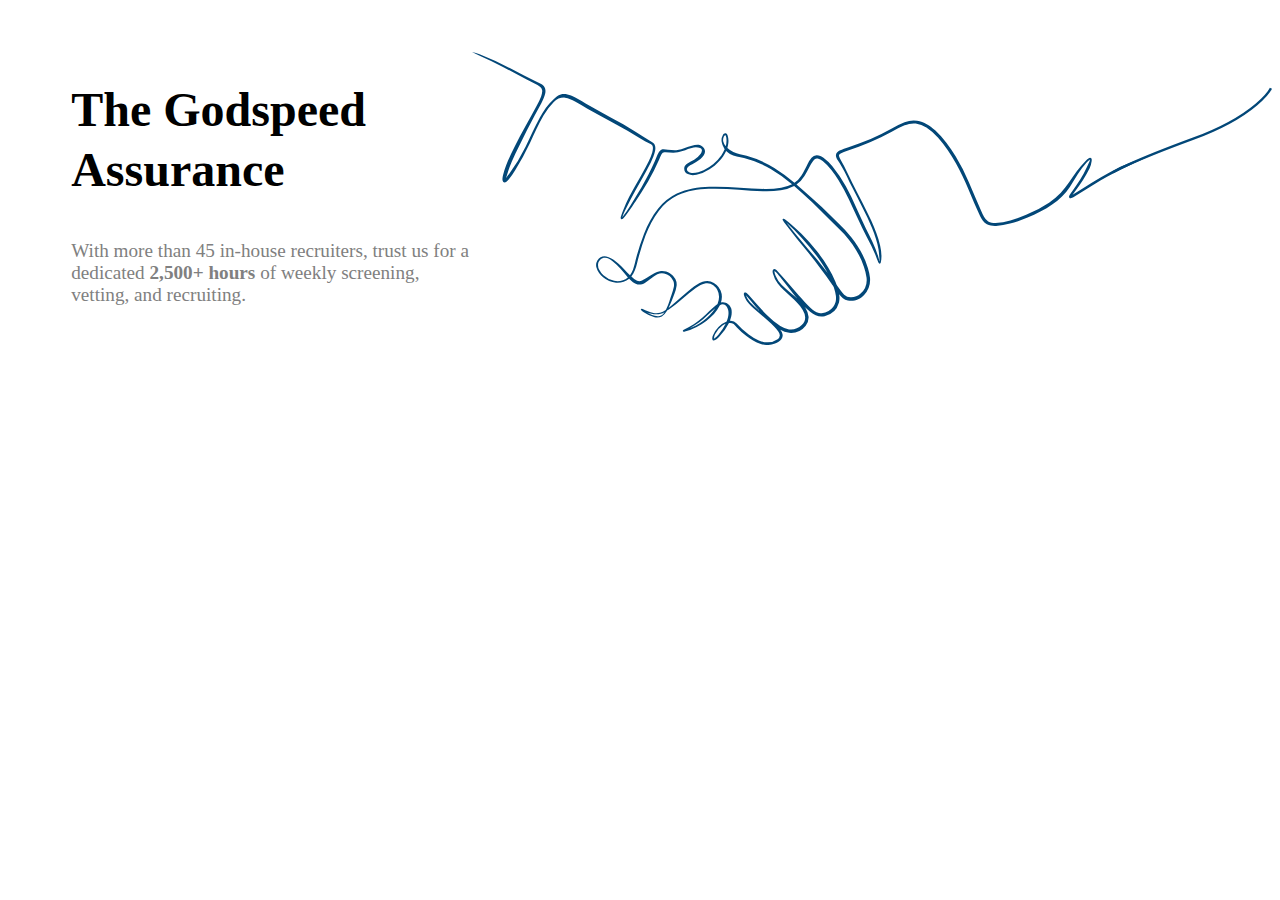
<file: folloze-type-banner.html>
<!DOCTYPE html>
<html lang="en">

<head>
  <meta charset="UTF-8">
  <meta http-equiv="X-UA-Compatible" content="IE=edge">
  <meta name="viewport" content="width=device-width, initial-scale=1.0">
  <title>Document</title>
</head>

<body>
  <div class="banner-container-type-folloze">
    <link rel="stylesheet" href="resources/css/widgets/widget-banner-type-folloze.css">
    <div class="banner-inner-container">
      <div class="banner-content">
        <h2 data-font-family="Poppin-Bold" data-secondary-color='secondary-color' class="p-tb10">
          The Godspeed
          Assurance
        </h2>
        <p data-font-family="Visuelt-Light" data-text-secondary-color='text-secondary-color' class="p-tb10">
          With
          more than 45 in-house recruiters, trust us for a dedicated <strong data-font-family="Visuelt-Bold"
            data-text-secondary-color='text-secondary-color'>2,500+ hours</strong> of weekly screening, vetting,
          and recruiting.
        </p>
      </div>
    </div>
  </div>
</body>

</html>
</file>
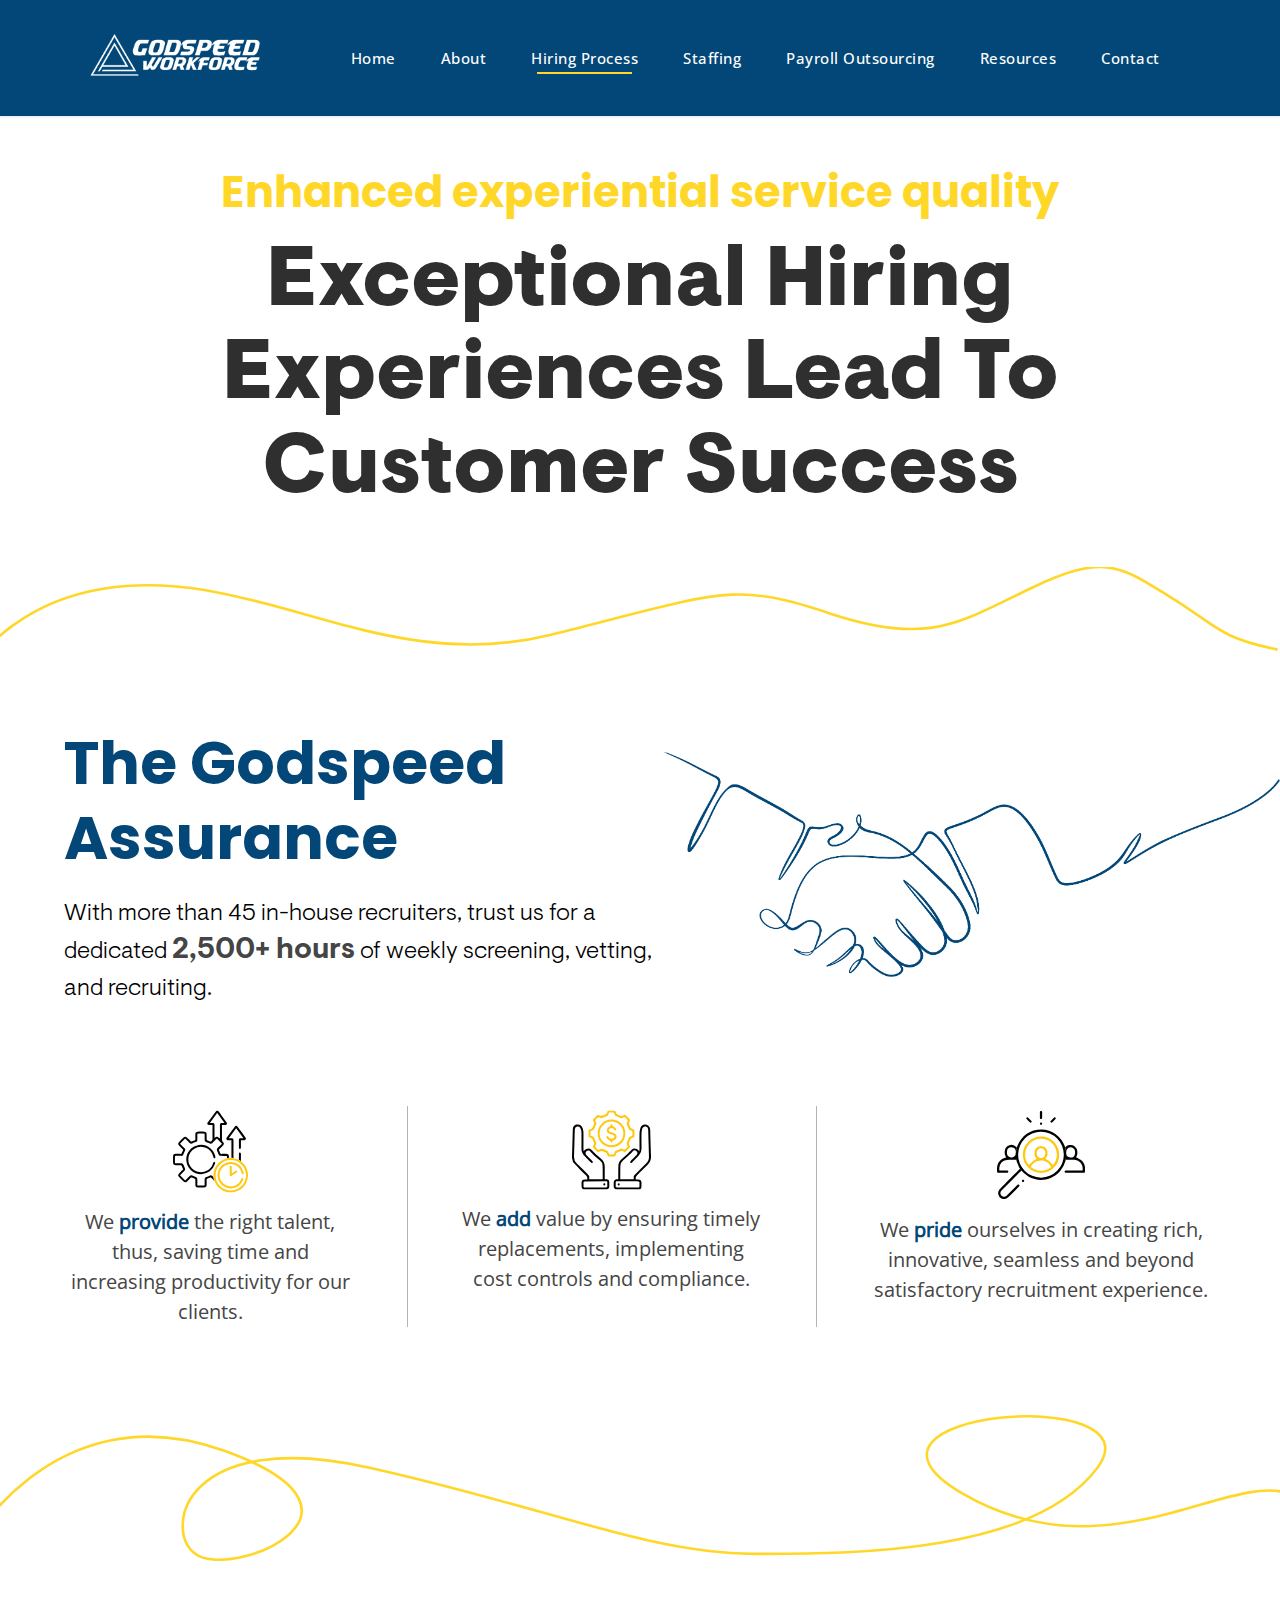
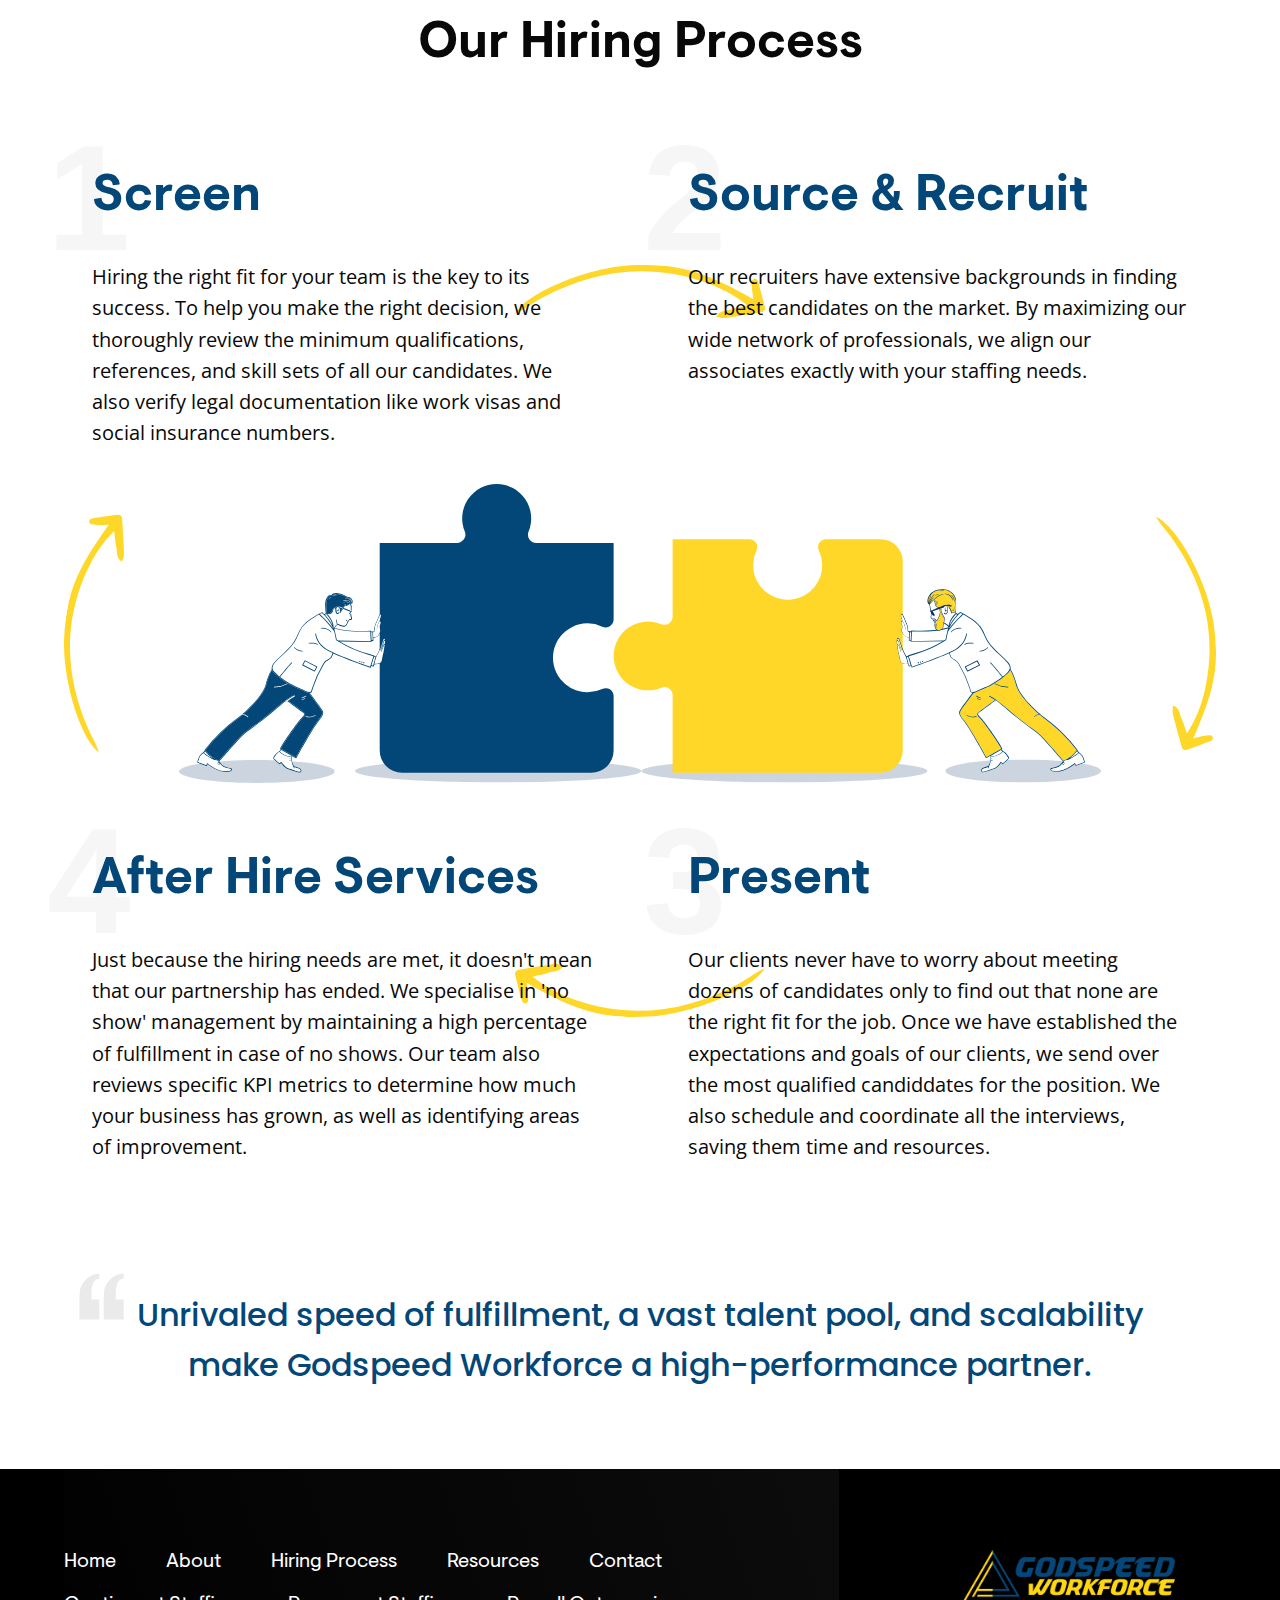
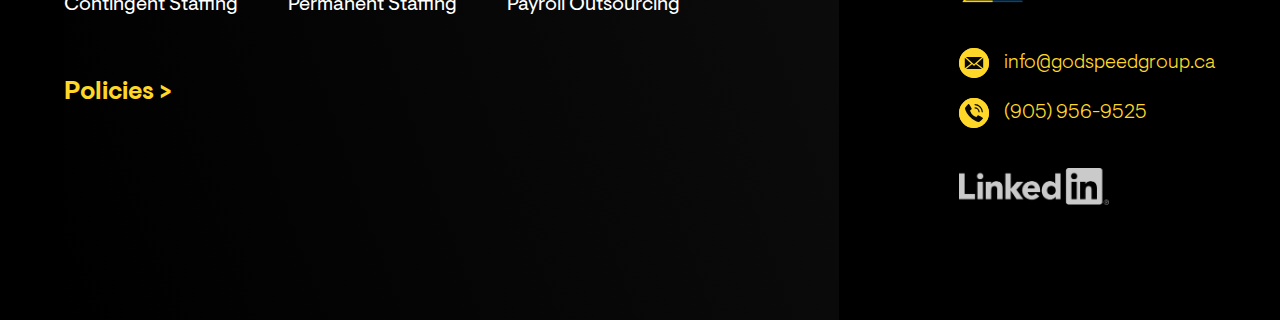
<file: hiring-process.html>
<!DOCTYPE html>
<html lang="en">

<head>
  <meta charset="utf-8">
  <title>GodSpeed</title>
  <link rel="shortcut icon" href="resources/images/fav-icon.png">
  <meta name="viewport" content="width=device-width, initial-scale=1.0">

  <link rel="stylesheet" href="resources/css/global/basic.css">
  <link rel="stylesheet" href="resources/css/global/typography.css">
  <link rel="stylesheet" href="resources/css/global/typography-specific.css">
  <link rel="stylesheet" href="resources/css/global/nav-style.css">
  <link rel="stylesheet" href="resources/css/global/universal-style.css">
  <link rel="stylesheet" href="resources/css/global/footer.css">

  <link rel="stylesheet" href="resources/css/hiring-process/hiring-process-style.css">

  <script src="resources/js/basic-func.js"></script>

</head>

<body>

  <!--------------- Navbar Section ----------------------------->
  <header>
    <nav class="navbar">
      <div class="container">
        <div class="navbar-header">
          <button class="navbar-toggler" data-toggle="open-navbar1">
            <span></span>
            <span></span>
            <span></span>
          </button>
          <a href="#">
            <img src="resources/images/logo-white.png" alt="" width="170px">
          </a>
        </div>
        <div class="nav-menu-container">
          <div class="navbar-menu" id="open-navbar1">
            <ul class="navbar-nav">
              <li><a href="index.html">Home</a></li>
              <li class="navbar-dropdown">
                <a href="javascript:void(0)" class="dropdown-toggler" data-dropdown="my-dropdown-id">
                  About <i class="fa fa-angle-down"></i>
                </a>
                <ul class="dropdown" id="my-dropdown-id">
                  <!-- <li class="separator"></li>  -->
                  <li><a href="about-us.html">About Us</a></li>
                  <li><a href="leadership.html">
                      The Team
                    </a>
                  </li>
                </ul>
              </li>
              <li class="active"><a href="hiring-process.html">
                  Hiring Process
                </a></li>
              <li class="navbar-dropdown">
                <a href="#" class="dropdown-toggler" data-dropdown="blog">
                  Staffing <i class="fa fa-angle-down"></i>
                </a>
                <ul class="dropdown" id="blog">
                  <li><a href="contingent-staffing.html">Contingent Staffing</a></li>
                  <li><a href="permanent-staffing.html">Permanent Staffing</a></li>
                </ul>
              </li>

              <!-- <li><a href="#">Permanent<br> Staffing</a></li> -->
              <li><a href="payroll-outsourcing.html">Payroll Outsourcing</a></li>
              <li><a href="resources.html">Resources</a></li>
              <li><a href="contact.html">Contact</a></li>
            </ul>
          </div>

        </div>
      </div>
    </nav>
  </header>
  <!--------------- Navbar Section ----------------------------->


  <main>
    <!------------ Header ---------------->
    <section class="" id="hp-section-1">
      <div class="banner-content-style-1" id="banner-content-1">
        <link rel="stylesheet" href="resources/css/widgets/widget-banner-content-1.css">
        <style>
          #banner-content-1 {
            --banner-content-max-width: 900px;
          }

          .banner-content-style-1 .banner-title {
            line-height: 1.11em;
            margin: 0px;
          }

          .banner-content-style-1 .banner-para {
            font-size: clamp(1.3em, calc(2vw + 1.5rem), 1.5em);
          }
        </style>

        <h2 class="banner-subtitle p-b10" data-font-family="Poppin-Bold">
          <span>
            Enhanced experiential service quality
          </span>
        </h2>

        <h1 class="banner-title" data-hover-color='hover-color' data-font-family="VisueltPro-Black">
          Exceptional Hiring Experiences Lead To Customer Success
        </h1>

        <!-- <p class="banner-para" data-hover-color='hover-color' data-font-family="OpenSans-Regular">
          <span>
            With more then...recruiting.
          </span>
        </p> -->
      </div>
    </section>
    <!------------ Header ---------------->


    <!------------ Divider ---------------->
    <section class="divider-section" id="hp-section-2">
      <div class="divider-img-container">
        <img src="resources/images/hiring-process/divider-1.svg" alt="divider">
      </div>
    </section>
    <!------------ Divider ---------------->

    <section class="" id="hp-section-3">
      <!------------ Complimentary Section ---------------->
      <div class="hp-complimentary-section">
        <div class="complimentary-container-type-1" id="complimentary-1">
          <link rel="stylesheet" href="resources/css/widgets/widget-complimentary-type-1.css">
          <style>
            #complimentary-1 {
              --flex-direction: row-reverse;
              --image-column-max-width: 900px;
              --content-column-max-width: 600px;
              --image-column-width: 50%;
              --content-column-width: 50%;
              --container-max-width: 1580px;
              margin-right: 0;
            }

            #complimentary-1 .column-2 h2 {
              font-size: clamp(2.5em, calc(5vw + 0.5rem), 3em);
            }

            #complimentary-1 .column-2 p {
              font-size: 1.2em;
              color: var(--text-secondary);
            }

            #complimentary-1 strong {
              font-size: 1.2em;
            }
          </style>

          <div class="column-1">
            <picture>
              <source media="(min-width: 700px)" srcset="resources/images/hiring-process/hand-shake.png">
              <img src="resources/images/hiring-process/hand-shake.png" alt="dummy image" width="100%">
            </picture>
          </div>
          <div class="column-2">
            <h2 data-font-family="Poppin-Bold" data-color='secondary-color' class="p-tb10">
              The Godspeed<br>
              Assurance
            </h2>
            <p data-font-family="Visuelt-Light" class="p-tb10">With
              more than 45 in-house recruiters, trust us for a dedicated <strong data-font-family="Visuelt-Bold"
                data-text-color='emphasis'>2,500+ hours</strong> of weekly screening, vetting,
              and recruiting.
            </p>
          </div>
        </div>
      </div>
      <!------------ Complimentary Section ---------------->

      <!------------ Promo Section ---------------->
      <div class="icon-boxes-type-2" id="hp-icon-boxes-1">
        <link rel="stylesheet" href="resources/css/widgets/widget-icon-boxes-type-2.css">
        <style>
          #hp-icon-boxes-1 {
            margin-top: 2em;
          }

          .icon-boxes-type-2 .icon-box .promo-icon img {
            width: 90%;
            height: 90%;
          }
        </style>
        <div class="icon-box">
          <div class="promo-icon">
            <img src="resources/images/hiring-process/icons/provide-icon.svg" alt="icon">
          </div>

          <div class="promo-icon-content">
            <p data-font-family="OpenSans-Regular">
              We <strong data-color='secondary-color'>provide</strong> the right talent, thus,
              saving time and increasing productivity for our
              clients.
            </p>
          </div>
        </div>

        <div class="icon-box" data-sep="before">
          <div class="promo-icon">
            <img src="resources/images/hiring-process/icons/add-icon.svg" alt="icon">
          </div>

          <div class="promo-icon-content">
            <p data-font-family="OpenSans-Regular">
              We <strong data-color='secondary-color'>add</strong> value by ensuring timely
              replacements, implementing cost controls and
              compliance.
            </p>
          </div>
        </div>

        <div class="icon-box" data-sep="before">
          <div class="promo-icon">
            <img src="resources/images/hiring-process/icons/pride-icon.svg" alt="icon">
          </div>

          <div class="promo-icon-content">
            <p data-font-family="OpenSans-Regular">
              We <strong data-color='secondary-color'>pride</strong> ourselves in creating rich,
              innovative, seamless and beyond satisfactory
              recruitment experience.
            </p>
          </div>
        </div>
      </div>
      <!------------ Promo Section ---------------->
    </section>

    <!------------ Divider ---------------->
    <section class="divider-section" id="hp-section-4" data-display-mobile="hidden">
      <div class="divider-img-container">
        <img src="resources/images/hiring-process/divider-2.svg" alt="divider">
      </div>
    </section>
    <!------------ Divider ---------------->

    <!------------ Hiring Process ---------------->
    <section class="items-section" id="hp-section-5">
      <div class="items-container">
        <h2 class="items-heading p-b60" data-font-family="Visuelt-Bold">
          Our Hiring Process
        </h2>
      </div>

      <div class="promo-area-sequence">
        <link rel="stylesheet" href="resources/css/widgets/widget-promo-area-sequence.css">
        <div class="upper hp-process">
          <div class="hp-part" data-sequence="1">
            <h2 data-font-family="Visuelt-Bold">Screen</h2>
            <p data-font-family="OpenSans-Regular">Hiring the right fit for your team is the key to its success. To help
              you make the right decision, we
              thoroughly review the minimum qualifications, references, and skill sets of all our candidates. We also
              verify legal documentation like work visas and social insurance numbers.</p>
          </div>
          <div class="hp-part" data-sequence="2">
            <h2 data-font-family="Visuelt-Bold">Source & Recruit</h2>
            <p data-font-family="OpenSans-Regular">Our recruiters have extensive backgrounds in finding the best
              candidates on the market. By maximizing our
              wide network of professionals, we align our associates exactly with your staffing needs.</p>
          </div>
        </div>

        <div class="middle">
          <img src="resources/images/hiring-process/cyclic/cyclic-middle-struggle.svg" alt="">
        </div>

        <div class="bottom hp-process">
          <div class="hp-part" data-sequence="4">
            <h2 data-font-family="Visuelt-Bold">After Hire Services</h2>
            <p data-font-family="OpenSans-Regular">
              Just because the hiring needs are met, it doesn't mean that our partnership has ended. We specialise in
              'no show' management by maintaining a high percentage of fulfillment in case of no shows. Our team also
              reviews specific KPI metrics to determine how much your business has grown, as well as identifying areas
              of improvement.
            </p>
          </div>
          <div class="hp-part" data-sequence="3">
            <h2 data-font-family="Visuelt-Bold">Present</h2>
            <p data-font-family="OpenSans-Regular">
              Our clients never have to worry about meeting dozens of candidates only to find out that none are the
              right fit for the job. Once we have established the expectations and goals of our clients, we send over
              the most qualified candiddates for the position. We also schedule and coordinate all the interviews,
              saving them time and resources.
            </p>
          </div>

        </div>
      </div>

    </section>
    <!------------ Hiring Process ---------------->

    <!------------ Testimonials ---------------->
    <section id="hp-section-6">
      <div class="hp-testimonial">
        <p data-color='secondary-color' data-font-family="Poppin-Medium">
          <span class="quote"></span> Unrivaled speed of fulfillment, a vast
          talent pool, and scalability make Godspeed Workforce a high-performance partner.
        </p>
      </div>
    </section>
    <!------------ Testimonials ---------------->

  </main>
  <!-------------------------------------- Main Closed ----------------------------->



  <footer>
    <section class="footer" id="footer-section-2">
        <div class="content-container">
            <div class="content">
                <div class="two-column-container">
                    <div class="column-left">
                        <ul>
                            <li>
                                <a href="index.html">
                                    Home
                                </a>
                            </li>

                            <li>
                                <a href="about-us.html">
                                    About
                                </a>
                            </li>

                            <li>
                                <a href="hiring-process.html">
                                    Hiring Process
                                </a>
                            </li>

                            <li>
                                <a href="resources.html">
                                    Resources
                                </a>
                            </li>

                            <li>
                                <a href="contact.html">
                                    Contact
                                </a>
                            </li>

                            <li>
                                <a href="contingent-staffing.html">
                                    Contingent Staffing
                                </a>
                            </li>

                            <li>
                                <a href="permanent-staffing.html">
                                    Permanent Staffing
                                </a>
                            </li>

                            <li>
                                <a href="payroll-outsourcing.html">
                                    Payroll Outsourcing
                                </a>
                            </li>
                        </ul>
                    </div>
                    <div class="column-middle">
                        <h5 onclick="toggleElementsState('footer-menu-1')" id="footer-title">
                            Policies
                            <span data-toggle-state="footer-menu-1" data-toggle-action="rotate-90">
                                >
                            </span>
                        </h5>

                        <ul data-toggle-state="footer-menu-1" data-toggle-action="show-hide" data-status="passive">
                            <li style="order: 1;">
                                <a href="policies.html#info1">
                                    Health & Safety Policy
                                </a>
                            </li>

                            <li style="order: 3;">
                                <a href="policies.html#info2">
                                    Anti Harassment Policy
                                </a>
                            </li>

                            <li style="order: 5;">
                                <a href="policies.html#info3">
                                    Privacy Policy
                                </a>
                            </li>

                            <li style="order: 7;">
                                <a href="policies.html#info4">
                                    Personal Information
                                </a>
                            </li>

                            <li style="order: 2;">
                                <a href="policies.html#info5">
                                    Personal Information Collected
                                </a>
                            </li>

                            <li style="order: 4;">
                                <a href="policies.html#info6">
                                    Use Of Personal Information
                                </a>
                            </li>

                            <li style="order: 6;">
                                <a href="policies.html#info7">
                                    Your Rights To Limit Use Of Personal Information
                                </a>
                            </li>

                            <li style="order: 8;">
                                <a href="policies.html#info8">
                                    Verifying The Accuracy Of Your Information
                                </a>
                            </li>
                        </ul>
                    </div>
                </div>
                <div class="one-column-container">
                    <div class="site-logo">
                        <img src="resources/images/logo.png" width="220px" />
                    </div>

                    <div class="contact-info">
                        <a class="social-info" href="mailto:info@godspeedgroup.ca">
                            <span class="icon">
                                <img src="resources/images/social-icons/email-footer.svg" alt="Mail">
                            </span>
                            <span>
                                info@godspeedgroup.ca
                            </span>
                        </a>
                        <a class="social-info" href="phone:(905)956-9525">
                            <span class="icon">
                                <img src="resources/images/social-icons/phone-footer.svg" alt="phone">
                            </span>
                            <span>(905) 956-9525</span>
                        </a>
                    </div>
                    <div class="copy-write">
                        <a href="https://ca.linkedin.com/company/godspeedgroup" target="_blank"><img
                                src="resources/images/linkedIn-logo.png" width="150px" /></a>
                        <!-- <p>Copyright © Godspeed Group 2022<br> Powered By Kreatipedia Inc.</p> -->
                    </div>

                </div>
            </div>
        </div>
    </section>
</footer>

  <script src="resources/js/nav.js"></script>
  <script src="resources/js/shape-design.js"></script>

  <script>
    // observe height of the wedge shape section and update the css variable
    const section14 = document.querySelector('#footer-section-1 .content-container');

    heightObserver.observe(section14);
  </script>

</body>

</html>
</file>
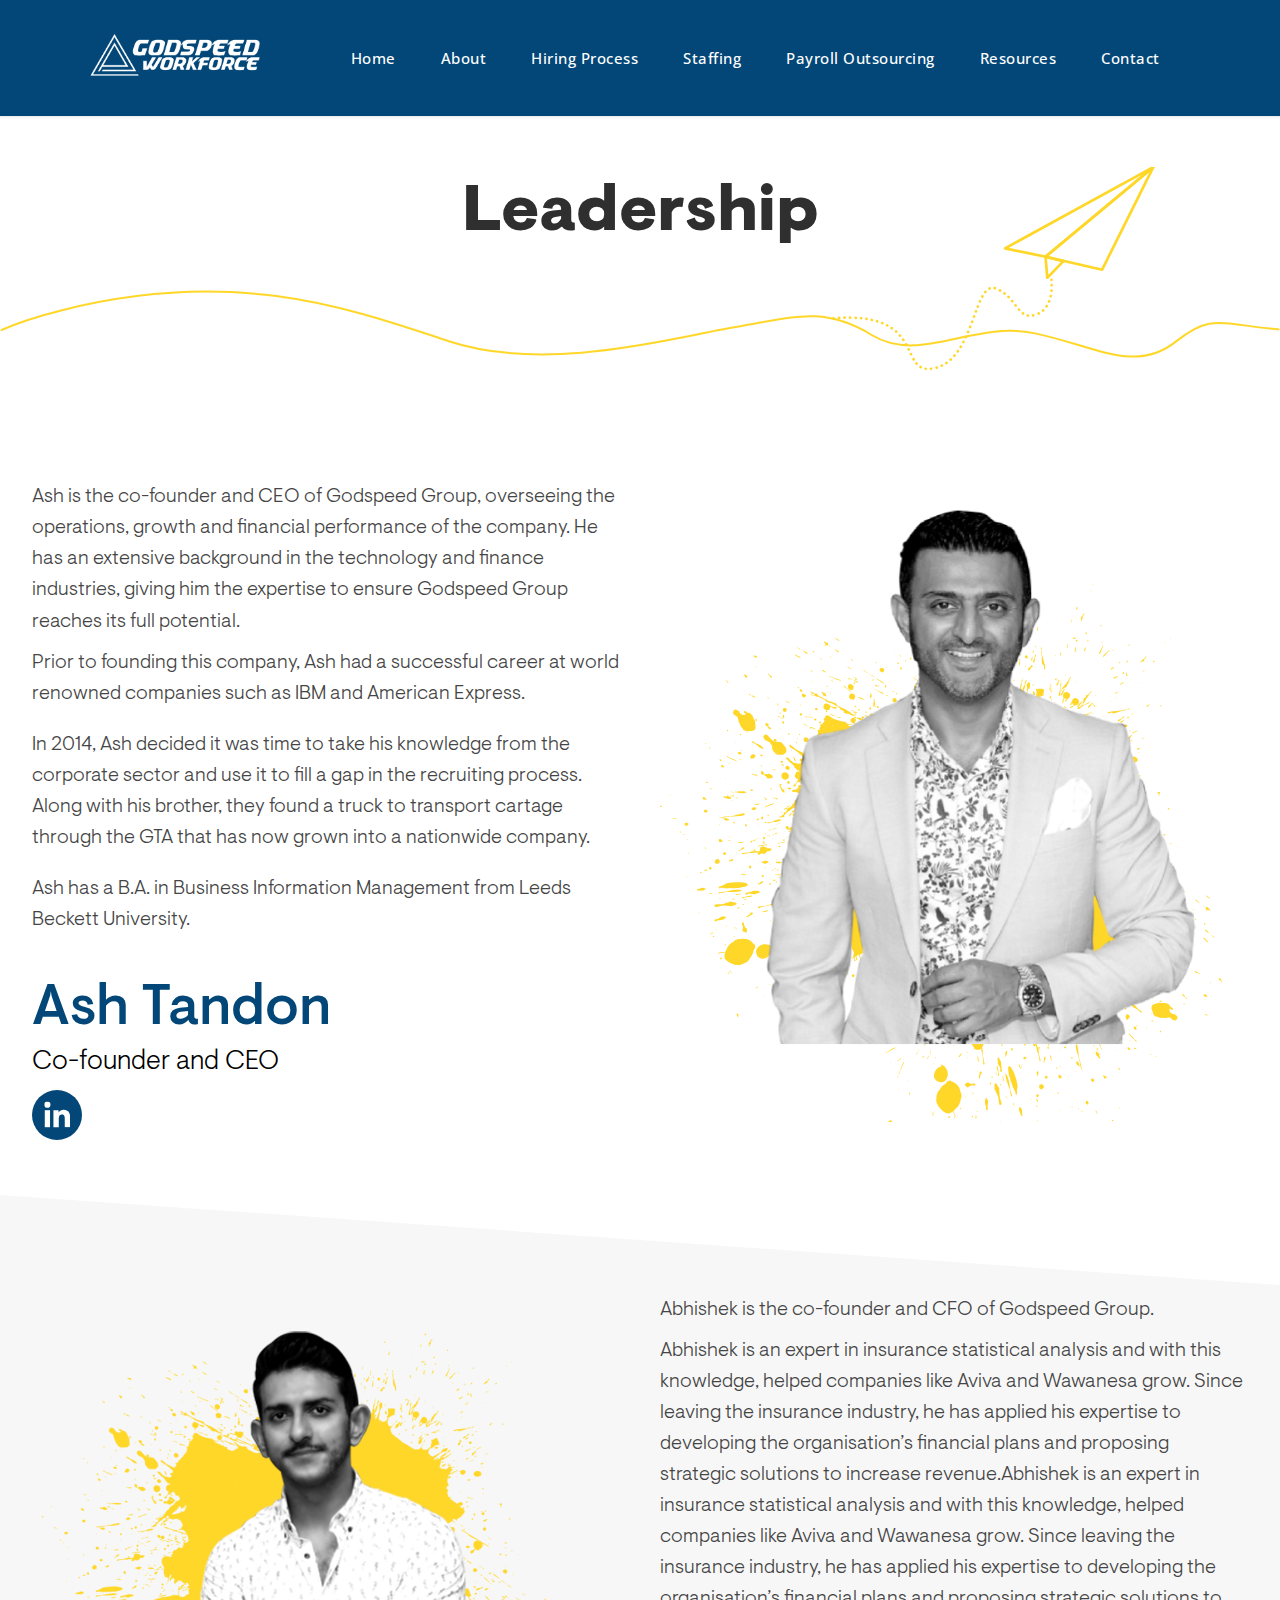
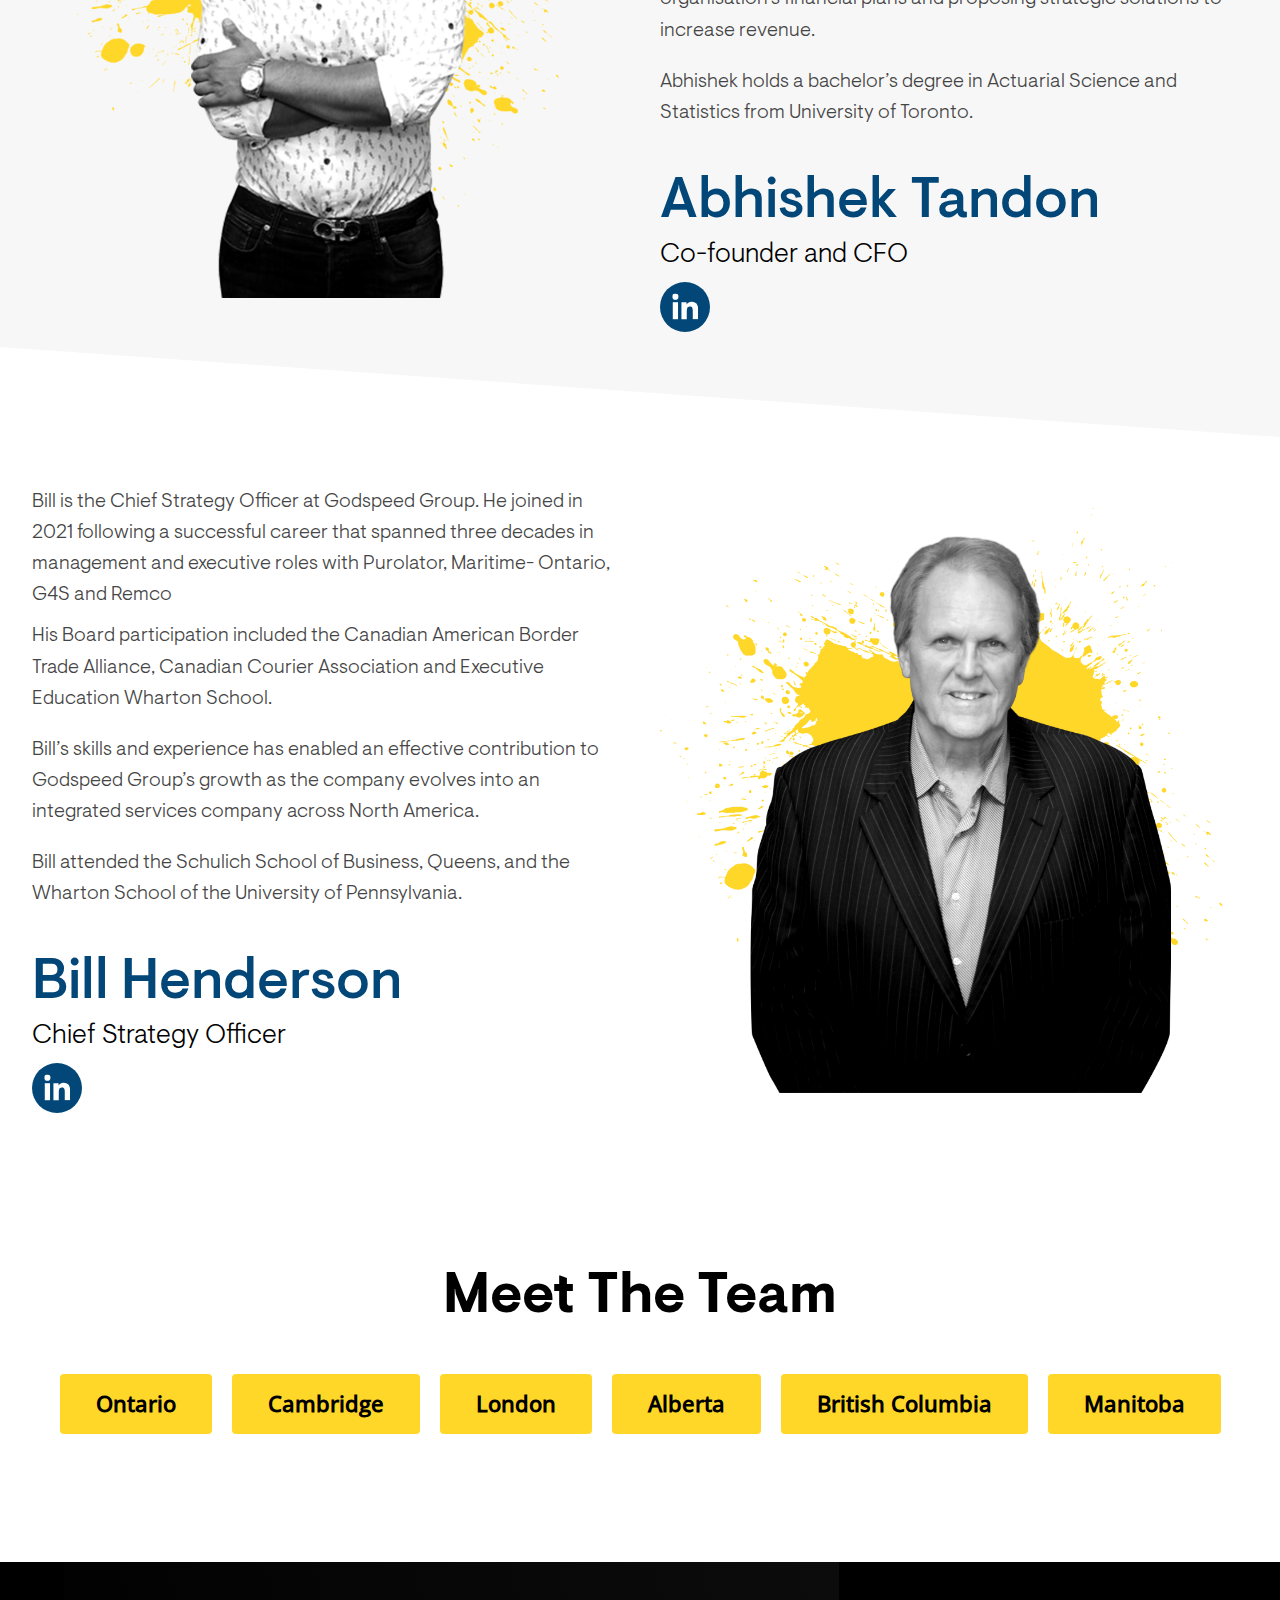
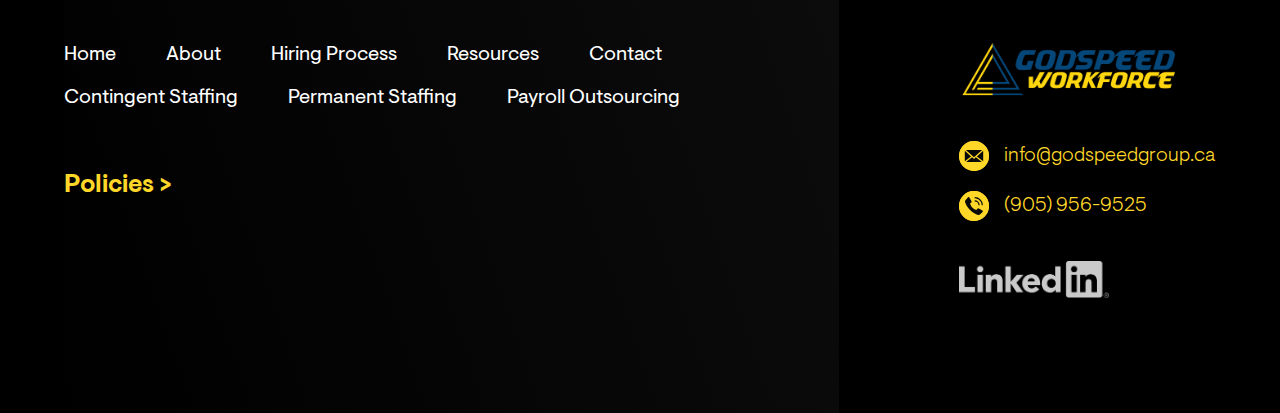
<file: leadership.html>
<!DOCTYPE html>
<html lang="en">

<head>
    <meta charset="utf-8">
    <title>GodSpeed</title>
    <link rel="shortcut icon" href="resources/images/fav-icon.png">
    <meta name="viewport" content="width=device-width, initial-scale=1.0">

    <link rel="stylesheet" href="resources/css/global/basic.css">
    <link rel="stylesheet" href="resources/css/global/typography.css">
    <link rel="stylesheet" href="resources/css/global/typography-specific.css">
    <link rel="stylesheet" href="resources/css/global/nav-style.css">
    <link rel="stylesheet" href="resources/css/global/universal-style.css">
    <link rel="stylesheet" href="resources/css/global/footer.css">

    <script src="resources/js/basic-func.js"></script>
</head>

<body>

    <!--------------- Navbar Section ----------------------------->
    <header>
        <nav class="navbar">
            <div class="container">
                <div class="navbar-header">
                    <button class="navbar-toggler" data-toggle="open-navbar1">
                        <span></span>
                        <span></span>
                        <span></span>
                    </button>
                    <a href="#">
                        <img src="resources/images/logo-white.png" alt="" width="170px">
                    </a>
                </div>
                <div class="nav-menu-container">
                    <div class="navbar-menu" id="open-navbar1">
                        <ul class="navbar-nav">
                            <li><a href="index.html">Home</a></li>
                            <li class="navbar-dropdown">
                                <a href="javascript:void(0)" class="dropdown-toggler active"
                                    data-dropdown="my-dropdown-id">
                                    About <i class="fa fa-angle-down"></i>
                                </a>
                                <ul class="dropdown" id="my-dropdown-id">
                                    <!-- <li class="separator"></li>  -->
                                    <li><a href="about-us.html">About Us</a></li>
                                    <li class="active"><a href="leadership.html">
                                            The Team
                                        </a>
                                    </li>
                                </ul>
                            </li>
                            <li><a href="hiring-process.html">
                                    Hiring Process
                                </a></li>
                            <li class="navbar-dropdown">
                                <a href="#" class="dropdown-toggler" data-dropdown="blog">
                                    Staffing <i class="fa fa-angle-down"></i>
                                </a>
                                <ul class="dropdown" id="blog">
                                    <li><a href="contingent-staffing.html">Contingent Staffing</a></li>
                                    <li><a href="permanent-staffing.html">Permanent Staffing</a></li>
                                </ul>
                            </li>

                            <!-- <li><a href="#">Permanent<br> Staffing</a></li> -->
                            <li><a href="payroll-outsourcing.html">Payroll Outsourcing</a></li>
                            <li><a href="resources.html">Resources</a></li>
                            <li><a href="contact.html">Contact</a></li>
                        </ul>
                    </div>

                </div>
            </div>
        </nav>
    </header>
    <!--------------- Navbar Section ----------------------------->


    <main>
        <!------------ Header ---------------->
        <!-- <section class="" id="contact-section-1">
            <div class="banner-content-style-1" id="banner-content-1">
                <link rel="stylesheet" href="resources/css/widgets/widget-banner-content-1.css">
                <style>
                    #banner-content-1 {
                        --banner-content-max-width: 900px;
                    }

                    #contact-section-1 {
                        /* background-image: url(resources/images/contact-us/background-shape.svg);
                        background-size: cover;
                        background-repeat: repeat-x;
                        background-position: bottom; */
                        padding: 3em 0 2em 0;
                    }

                    .banner-content-style-1 .banner-subtitle {
                        font-size: clamp(2em, calc(10vw + 0.5rem), 2.5em);
                    }

                    .banner-content-style-1 .banner-title {
                        margin: 0px;
                    }
                </style>

                <h1 class="banner-title" data-hover-color="hover-color" data-font-family="VisueltPro-Black">
                    Meet the Team
                </h1>

            </div>
        </section> -->
        <!------------ Header ---------------->

        <section id="au-section-8">
            <style>
                .heading-container {
                    display: flex;
                    justify-content: center;
                    align-items: center;
                    flex-direction: column;
                    margin: auto;
                    width: min(95%, var(--container-max-width, 1380px));
                    gap: var(--gap);
                    position: relative;
                }

                .heading-container h2 {
                    font-size: var(--font-size-h2);
                }

                #au-section-8 {
                    position: relative;
                    height: 35vh;
                }

                #au-section-8::after {
                    content: "";
                    background-image: url('resources/images/about/leadership-line-illustration.svg');
                    background-size: contain;
                    background-repeat: no-repeat;
                    background-position: center;
                    top: 0;
                    width: 100%;
                    height: 100%;
                    position: absolute;
                }

                @media(max-width:900px) {
                    #au-section-8::after {
                        display: none;
                    }
                }
            </style>
            <div class="heading-container" id="heading-divider">
                <!-- <h2 data-font-family="Visuelt-Bold" data-color='--heading-secondary' class="p-tb10"
                    style="text-align:center;">
                    Leadership
                </h2> -->
                <h1 class="banner-title" data-hover-color="hover-color" data-font-family="VisueltPro-Black">
                    Leadership
                </h1>
            </div>

        </section>

        <section id="au-section-9">
            <div class="widget-team-info-type-1" id="main-team-member-info-id">
                <link rel="stylesheet" href="resources/css/widgets/widget-team-info-type-1.css">

                <link rel="stylesheet" href="resources/css/widgets/widget-complimentary-type-2.css">
                <style>
                    #au-section-9 {
                        padding-top: 0em;
                    }

                    #main-team-member-info-id {
                        --main-container-width: min(1500px, 100vw);
                        --widget-skew-height: 10vh;
                        --widget-skew-height-mobile: 5vh;
                        --odd-box-bg-color: rgb(255, 255, 255);
                        --even-box-bg-color: #f7f7f7;
                    }

                    #main-team-member-info-id .complimentary-t1-1[data-specificity="enhance"] {
                        --flex-direction: row-reverse;
                        --flex-direction-mobile: column;
                        --image-column-max-width: 600px;
                        --content-column-max-width: 600px;
                        --image-column-width: 50%;
                        --content-column-width: 50%;
                        --container-max-width: 1380px;
                        --gap: 2em;
                    }

                    #main-team-member-info-id .complimentary-t1-1[data-specificity="enhance"] p {
                        font-size: 1em;
                    }

                    #main-team-member-info-id .main-container .member-info:nth-of-type(2n) .complimentary-t1-1[data-specificity="enhance"] {
                        --flex-direction: row;
                    }

                    @media(max-width:1300px) {
                        #au-section-9 {
                            padding-top: 0em;
                        }
                    }

                    @media(max-width:900px) {
                        #au-section-9 {
                            padding-top: 0em;
                        }
                    }
                </style>

                <div class="main-container">
                    <div class="member-info">
                        <div class="complimentary-container-type-2 complimentary-t1-1" data-specificity="enhance">
                            <div class="column-1">
                                <picture>
                                    <source srcset="resources/images/about/ash-tondon.svg">
                                    <img src="resources/images/about/ash-tondon.svg" alt="ash-tondon" width="100%">
                                </picture>
                            </div>
                            <div class="column-2">
                                <p data-font-family="Visuelt-Light" class="p-tb10">
                                    Ash is the co-founder and CEO of Godspeed Group, overseeing the operations, growth
                                    and financial performance of the company. He has an extensive background in the
                                    technology and finance industries, giving him the expertise to ensure Godspeed Group
                                    reaches its full potential.
                                </p>
                                <p data-font-family="Visuelt-Light" class="p-b10">
                                    Prior to founding this company, Ash had a successful career at world renowned
                                    companies such as IBM and American Express.
                                </p>
                                <p data-font-family="Visuelt-Light" class="p-b10">
                                    In 2014, Ash decided it was time to take his knowledge from the corporate sector and
                                    use it to fill a gap in the recruiting process. Along with his brother, they found a
                                    truck to transport cartage through the GTA that has now grown into a nationwide
                                    company.
                                </p>
                                <p data-font-family="Visuelt-Light" class="p-b10">
                                    Ash has a B.A. in Business Information Management from Leeds Beckett University.
                                </p>

                                <h2 data-font-family="Visuelt-Medium" data-color='secondary-color' class="p-t20">
                                    Ash Tandon
                                </h2>
                                <h3 data-font-family="Visuelt-Light">
                                    <span class="designation" data-font-family="Visuelt-Light">
                                        Co-founder and CEO
                                    </span>
                                </h3>
                                <a href="https://www.linkedin.com/in/ashtandon/" class="social-icon" target="_blank">
                                    <img class="p-tb10" src="resources/images/about/linkdin-icon.svg" alt="linkdin-icon"
                                        width="50px">
                                </a>
                            </div>
                        </div>
                    </div>

                    <div class="member-info">
                        <div class="complimentary-container-type-2 complimentary-t1-1" data-specificity="enhance">
                            <div class="column-1">
                                <picture>
                                    <source srcset="resources/images/about/abhishek-tandon.png">
                                    <img src="resources/images/about/abhishek-tandon.png" alt="john" width="100%">
                                </picture>
                            </div>
                            <div class="column-2">
                                <p data-font-family="Visuelt-Light" class="p-tb10">
                                    Abhishek is the co-founder and CFO of Godspeed Group.
                                </p>
                                <p data-font-family="Visuelt-Light" class="p-b10">
                                    Abhishek is an expert in insurance statistical analysis and with this knowledge,
                                    helped companies like
                                    Aviva and Wawanesa grow. Since leaving the insurance industry, he has applied his
                                    expertise to
                                    developing the organisation’s financial plans and proposing strategic solutions to
                                    increase revenue.Abhishek is an expert in insurance statistical analysis and with
                                    this knowledge, helped companies like
                                    Aviva and Wawanesa grow. Since leaving the insurance industry, he has applied his
                                    expertise to
                                    developing the organisation’s financial plans and proposing strategic solutions to
                                    increase revenue.
                                </p>
                                <p data-font-family="Visuelt-Light" class="p-b10">
                                    Abhishek holds a bachelor’s degree in Actuarial Science and Statistics from
                                    University of Toronto.
                                </p>

                                <h2 data-font-family="Visuelt-Medium" data-color='secondary-color' class="p-t20">
                                    Abhishek Tandon
                                </h2>
                                <h3 data-font-family="Visuelt-Light"><span class="designation"
                                        data-font-family="Visuelt-Light">
                                        Co-founder and CFO
                                    </span></h3>
                                <a href="https://www.linkedin.com/in/abhishek-tandon-30347b32/" target="_blank"><img
                                        class="p-tb10" src="resources/images/about/linkdin-icon.svg" alt="linkdin-icon"
                                        width="50px"></a>
                            </div>
                        </div>
                    </div>

                    <div class="member-info">
                        <div class="complimentary-container-type-2 complimentary-t1-1" data-specificity="enhance">
                            <div class="column-1">
                                <picture>
                                    <source srcset="resources/images/leadership/bill-henderson.png">
                                    <img src="resources/images/leadership/bill-henderson.png" alt="bill" width="100%">
                                </picture>
                            </div>
                            <div class="column-2">
                                <p data-font-family="Visuelt-Light" class="p-tb10">
                                    Bill is the Chief Strategy Officer at Godspeed Group. He joined in 2021 following a
                                    successful career that
                                    spanned three decades in management and executive roles with Purolator, Maritime-
                                    Ontario, G4S and
                                    Remco
                                </p>
                                <p data-font-family="Visuelt-Light" class="p-b10">
                                    His Board participation included the Canadian American Border Trade Alliance,
                                    Canadian Courier Association and Executive Education Wharton School.
                                </p>
                                <p data-font-family="Visuelt-Light" class="p-b10">
                                    Bill’s skills and experience has enabled an effective contribution to Godspeed
                                    Group’s growth as the
                                    company evolves into an integrated services company across North America.
                                </p>
                                <p data-font-family="Visuelt-Light" class="p-b10">
                                    Bill attended the Schulich School of Business, Queens, and the Wharton School of the
                                    University of
                                    Pennsylvania.
                                </p>

                                <h2 data-font-family="Visuelt-Medium" data-color='secondary-color' class="p-t20">
                                    Bill Henderson
                                </h2>
                                <h3 data-font-family="Visuelt-Light"><span class="designation"
                                        data-font-family="Visuelt-Light">
                                        Chief Strategy Officer
                                    </span></h3>
                                <a href="https://www.linkedin.com/in/hendersonbill/" target="_blank"><img class="p-tb10"
                                        src="resources/images/about/linkdin-icon.svg" alt="linkdin-icon"
                                        width="50px"></a>
                            </div>
                        </div>
                    </div>
                </div>

            </div>
        </section>

        <style>
            #widget-tabs-popup-container .complimentary-t1-2[data-specificity="enhance"] {
                --flex-direction: row-reverse;
                --flex-direction-mobile: column;
                --image-column-max-width: 600px;
                --content-column-max-width: 600px;
                --image-column-width: 50%;
                --content-column-width: 50%;
                --container-max-width: 1380px;
                --gap: 2em;
            }

            #widget-tabs-popup-container .complimentary-t1-2[data-specificity="enhance"] p {
                font-size: 1em;
            }

            #widget-tabs-popup-container .main-container .member-info:nth-of-type(2n) .complimentary-t1-2[data-specificity="enhance"] {
                --flex-direction: row;
            }
        </style>

        <div id="widget-tabs-popup-container">

        </div>

        <section id="au-section-10">
            <style>
                #au-section-10 {
                    margin-bottom: 4em;
                }
            </style>
            <div class="meet-team-container">
                <style>
                    .meet-team-container {
                        display: flex;
                        justify-content: center;
                        flex-direction: column;
                        align-items: center;
                        margin: auto;
                        width: min(90%, var(--container-max-width, 1380px));
                        gap: 2em;
                    }
                </style>
                <div class="meet-title">
                    <h2 data-font-family="Visuelt-Bold" data-color='--heading-secondary' style="text-align:center;">
                        Meet The Team
                    </h2>
                </div>

                <div class="widget-center-tabs-type-2" id="about-us-tabs-container-id">
                    <link rel="stylesheet" href="resources/css/widgets/widget-center-tabs-type-2.css">
                    <link rel="stylesheet" href="resources/css/widgets/widget-team-info-type-1.css">

                    <link rel="stylesheet" href="resources/css/widgets/widget-complimentary-type-2.css">

                    <div class="widget-main-container">

                    </div>

                    <script src="resources/js/widgets/widget-center-tabs-type-2.js"></script>
                    <script>
                        const centersData = [{
                            name: 'Ontario',
                            members: [{
                                name: 'John Mageau',
                                vocation: 'Regional Sales Manager, Southwest Ontario',
                                description: [
                                    'John joined Godspeed Workforce in 2021 as a Sales Manager, where he was responsible for educating clients on the services we provide and our competitive pricing. His success in this role led to promotion to Regional Sales Manager, where John was assigned the entire Southwest Region of Ontario. His experience in developing applications and systems for recruitment has been a significant asset to Godspeed Group.',
                                    'John is a graduate of York University.'
                                ],
                                social: {
                                    linkedin: 'https://www.linkedin.com/in/john-mageau-62632b6/',
                                    facebook: '',
                                    youtube: '',
                                    gmail: '',
                                    reddit: '',
                                    twitter: '',
                                    number: '',
                                    email: ''
                                },
                                socialIcons: {
                                    linkedin: 'resources/images/social-icons/linkedin-connect.svg',
                                    facebook: 'resources/images/social-icons/facebook-connect.svg',
                                    youtube: 'resources/images/social-icons/youtube-connect.svg',
                                    gmail: 'resources/images/social-icons/gmail-connect.svg',
                                    reddit: 'resources/images/social-icons/reddit-connect.svg',
                                    twitter: 'resources/images/social-icons/twitter-connect.svg',
                                    number: 'resources/images/social-icons/phone-connect.svg',
                                    email: 'resources/images/social-icons/email-connect.svg'
                                },
                                memberImageSource: 'resources/images/leadership/john-mageau.png',
                            },
                            {
                                name: 'Denise Kinsman',
                                vocation: 'Business Development Manager',
                                description: [
                                    'Denise is a Business Development Manager at Godspeed Workforce and is based in Barrie, Ontario.',
                                    'With over 20 years as a talent recruiter and talent manager in both the employment and entertainment business, Denise brings the skills and knowledge of building long-lasting, successful business relationships with some of North America’s leading companies. Denise is a Member of the Barrie Chamber of Commerce.',
                                    'Mother, grandmother, community member/advocate, Denise is always there for her clients, her team and her company, going above and beyond to help them achieve continued greatness.'
                                ],
                                social: {
                                    linkedin: 'https://www.linkedin.com/in/denise-marie-kinsman/',
                                    facebook: '',
                                    youtube: '',
                                    gmail: '',
                                    reddit: '',
                                    twitter: '',
                                    number: ''
                                },
                                socialIcons: {
                                    linkedin: 'resources/images/social-icons/linkedin-connect.svg',
                                    facebook: 'resources/images/social-icons/facebook-connect.svg',
                                    youtube: 'resources/images/social-icons/youtube-connect.svg',
                                    gmail: 'resources/images/social-icons/gmail-connect.svg',
                                    reddit: 'resources/images/social-icons/reddit-connect.svg',
                                    twitter: 'resources/images/social-icons/twitter-connect.svg',
                                    number: 'resources/images/social-icons/phone-connect.svg',
                                    email: 'resources/images/social-icons/email-connect.svg'
                                },
                                memberImageSource: 'resources/images/leadership/denise-kinsman.png'
                            },
                            {
                                name: 'Iman Thanvi',
                                vocation: 'Business Development Manager',
                                description: [
                                    'Iman is the Business Development Manager of Godspeed Group, overseeing the operations, growth and financial performance of the company. He has an extensive background in the technology and finance industries, giving him the expertise to ensure Godspeed Group reaches its full potential.',
                                    'Prior to founding this company, Ash had a successful career at world renowned companies such as IBM and American Express.',
                                    'In 2014, Iman decided it was time to take his knowledge from the corporate sector and use it to fill a gap in the recruiting process. Along with his brother, they found a truck to transport cartage through the GTA that has now grown into a nationwide company.'

                                ],
                                social: {
                                    linkedin: 'https://www.linkedin.com/in/imanthanvi/ ',
                                    facebook: '',
                                    youtube: '',
                                    gmail: '',
                                    reddit: '',
                                    twitter: '',
                                    number: ''
                                },
                                socialIcons: {
                                    linkedin: 'resources/images/social-icons/linkedin-connect.svg',
                                    facebook: 'resources/images/social-icons/facebook-connect.svg',
                                    youtube: 'resources/images/social-icons/youtube-connect.svg',
                                    gmail: 'resources/images/social-icons/gmail-connect.svg',
                                    reddit: 'resources/images/social-icons/reddit-connect.svg',
                                    twitter: 'resources/images/social-icons/twitter-connect.svg',
                                    number: 'resources/images/social-icons/phone-connect.svg',
                                    email: 'resources/images/social-icons/email-connect.svg'
                                },
                                memberImageSource: 'resources/images/about/iman-thanvi.png'
                            }
                            ]
                        },
                        {
                            name: 'Cambridge',
                            members: [{
                                name: "Mike O’Toole",
                                vocation: 'Business Development Manager ',
                                description: [
                                    'Michael is a Business Development Manager at Godspeed Workforce and is based in Cambridge, Ontario. He started his career in the IT industry where he grew into a Corporate Trainer position traveling throughout Canada, U.S. and Mexico installing ERP systems and training staff.',

                                    'Michael also had a run with entrepreneurship through an auto parts company selling B2B to the automotive industry. He grew his company from zero sales into an $8 million a year company. He accomplished this by growing incredible relationships with his customers and going above and beyond providing customer service and earning their business.'

                                ],
                                social: {
                                    linkedin: 'https://www.linkedin.com/in/mike-o-toole-a0598995/',
                                    facebook: '',
                                    youtube: '',
                                    gmail: '',
                                    reddit: '',
                                    twitter: '',
                                    number: ''
                                },
                                socialIcons: {
                                    linkedin: 'resources/images/social-icons/linkedin-connect.svg',
                                    facebook: 'resources/images/social-icons/facebook-connect.svg',
                                    youtube: 'resources/images/social-icons/youtube-connect.svg',
                                    gmail: 'resources/images/social-icons/gmail-connect.svg',
                                    reddit: 'resources/images/social-icons/reddit-connect.svg',
                                    twitter: 'resources/images/social-icons/twitter-connect.svg',
                                    number: 'resources/images/social-icons/phone-connect.svg',
                                    email: 'resources/images/social-icons/email-connect.svg'
                                },
                                memberImageSource: 'resources/images/about/ash-tondon.svg'
                            },
                            {
                                name: 'Susan Ricketts',
                                vocation: 'Business Development Manager ',
                                description: [
                                    'Susan is a Business Development Manager at Godspeed Workforce and is based in Cambridge, Ontario. She has over 20 years experience within the staffing industry and works with clients within the Cambridge, Brantford, Kitchener, Waterloo, Guelph and surrounding areas.',
                                    'Susan started her career in the staffing industry as a junior recruiter and worked her way up to be a branch manager with a well-known staffing firm where she was responsible for the growth of the branch, finances and hiring and guiding an award-winning team. She loves meeting with customers and learning about their business and takes pride in putting the needs of her clients first by having solutions to all of their staffing needs.',
                                    'Susan was educated at Conestoga College and Waterloo University in Business Management and Human Resources Management.'

                                ],
                                social: {
                                    linkedin: 'https://www.linkedin.com/in/susan-ricketts-01313022/',
                                    facebook: '',
                                    youtube: '',
                                    gmail: '',
                                    reddit: '',
                                    twitter: '',
                                    number: ''
                                },
                                socialIcons: {
                                    linkedin: 'resources/images/social-icons/linkedin-connect.svg',
                                    facebook: 'resources/images/social-icons/facebook-connect.svg',
                                    youtube: 'resources/images/social-icons/youtube-connect.svg',
                                    gmail: 'resources/images/social-icons/gmail-connect.svg',
                                    reddit: 'resources/images/social-icons/reddit-connect.svg',
                                    twitter: 'resources/images/social-icons/twitter-connect.svg',
                                    number: 'resources/images/social-icons/phone-connect.svg',
                                    email: 'resources/images/social-icons/email-connect.svg'
                                },
                                memberImageSource: 'resources/images/about/ash-tondon.svg'
                            }
                            ]
                        },
                        {
                            name: 'London',
                            members: [{
                                name: 'Ryan Marchello',
                                vocation: 'Business Development Manager',
                                description: [
                                    'Ryan is the Business Development Manager at Godspeed Workforce and is based in London, Ontario. He comes from a strong sales background in the staffing industry. He works with both management and leadership teams to identify workforce business needs and define hiring priorities. Ryan focuses on providing top service to every client. ',
                                    'Having been raised in a few small-towns, Ryan understands the value of local community. And exposure to the city life has taught him the importance of networking. ',
                                    'Ryan holds a diploma in Liberal Arts and Sciences, and is an alumnus of King’s University College and Fanshawe College. '

                                ],
                                social: {
                                    linkedin: 'https://www.linkedin.com/in/ryan-marchello-16197988/',
                                    facebook: '',
                                    youtube: '',
                                    gmail: '',
                                    reddit: '',
                                    twitter: '',
                                    number: ''
                                },
                                socialIcons: {
                                    linkedin: 'resources/images/social-icons/linkedin-connect.svg',
                                    facebook: 'resources/images/social-icons/facebook-connect.svg',
                                    youtube: 'resources/images/social-icons/youtube-connect.svg',
                                    gmail: 'resources/images/social-icons/gmail-connect.svg',
                                    reddit: 'resources/images/social-icons/reddit-connect.svg',
                                    twitter: 'resources/images/social-icons/twitter-connect.svg',
                                    number: 'resources/images/social-icons/phone-connect.svg',
                                    email: 'resources/images/social-icons/email-connect.svg'
                                },
                                memberImageSource: 'resources/images/about/ryan-marchello.png'
                            },
                            {
                                name: 'Helen Sobh',
                                vocation: 'Business Development Manager',
                                description: [
                                    'Helen is the Business Development Manager at Godspeed Workforce and is based in London, Ontario. With a decade and half of sales experience and customer facing roles, she prides herself pride on good work ethic and lasting results.',
                                    'Helen is an alumnus of Southern Alberta Institute of Technology (SAIT). '

                                ],
                                social: {
                                    linkedin: 'https://www.linkedin.com/in/ahlam-helen-sobh-636916181/',
                                    facebook: '',
                                    youtube: '',
                                    gmail: '',
                                    reddit: '',
                                    twitter: '',
                                    number: ''
                                },
                                socialIcons: {
                                    linkedin: 'resources/images/social-icons/linkedin-connect.svg',
                                    facebook: 'resources/images/social-icons/facebook-connect.svg',
                                    youtube: 'resources/images/social-icons/youtube-connect.svg',
                                    gmail: 'resources/images/social-icons/gmail-connect.svg',
                                    reddit: 'resources/images/social-icons/reddit-connect.svg',
                                    twitter: 'resources/images/social-icons/twitter-connect.svg',
                                    number: 'resources/images/social-icons/phone-connect.svg',
                                    email: 'resources/images/social-icons/email-connect.svg'
                                },
                                memberImageSource: 'resources/images/about/ash-tondon.svg'
                            }
                            ]
                        },
                        {
                            name: 'Alberta',
                            members: [{
                                name: 'Stephanie Gardeski',
                                vocation: 'Regional Sales Manager, Calgary ',
                                description: [
                                    'Stephanie is the Calgary Sales Manager at Godspeed Workforce. She specializes in recruitment and has worked for many different staffing companies. ',
                                    'Stephanie’s exceptional career has taken her from a position as Senior Consultant to Senior Manager. Her knowledge of the staffing and financial industries serves as an advantage to her. ',
                                    'Stephanie holds a B.Com in Finance from Haskayne School of Business at the University of Calgary.'

                                ],
                                social: {
                                    linkedin: 'https://www.linkedin.com/in/stephanie-gardeski-95290163/',
                                    facebook: '',
                                    youtube: '',
                                    gmail: '',
                                    reddit: '',
                                    twitter: '',
                                    number: ''
                                },
                                socialIcons: {
                                    linkedin: 'resources/images/social-icons/linkedin-connect.svg',
                                    facebook: 'resources/images/social-icons/facebook-connect.svg',
                                    youtube: 'resources/images/social-icons/youtube-connect.svg',
                                    gmail: 'resources/images/social-icons/gmail-connect.svg',
                                    reddit: 'resources/images/social-icons/reddit-connect.svg',
                                    twitter: 'resources/images/social-icons/twitter-connect.svg',
                                    number: 'resources/images/social-icons/phone-connect.svg',
                                    email: 'resources/images/social-icons/email-connect.svg'
                                },
                                memberImageSource: 'resources/images/about/ash-tondon.svg'
                            }]
                        },
                        {
                            name: 'British Columbia',
                            members: [{
                                name: 'Ted Hermano',
                                vocation: 'Regional Sales Manager, British Columbia',
                                description: [
                                    'Ted joined Godspeed Workforce as Regional Sales Manager in British Columbia. He brings a wealth of experience in the field of sales – ranging from waste companies to staffing firms.   '

                                ],
                                social: {
                                    linkedin: 'https://www.linkedin.com/in/ted-hermano-b01641244/',
                                    facebook: '',
                                    youtube: '',
                                    gmail: '',
                                    reddit: '',
                                    twitter: '',
                                    number: ''
                                },
                                socialIcons: {
                                    linkedin: 'resources/images/social-icons/linkedin-connect.svg',
                                    facebook: 'resources/images/social-icons/facebook-connect.svg',
                                    youtube: 'resources/images/social-icons/youtube-connect.svg',
                                    gmail: 'resources/images/social-icons/gmail-connect.svg',
                                    reddit: 'resources/images/social-icons/reddit-connect.svg',
                                    twitter: 'resources/images/social-icons/twitter-connect.svg',
                                    number: 'resources/images/social-icons/phone-connect.svg',
                                    email: 'resources/images/social-icons/email-connect.svg'
                                },
                                memberImageSource: 'resources/images/about/ted-hermano.png'
                            }]
                        },
                        {
                            name: 'Manitoba',
                            members: [{
                                name: 'Vince Styke',
                                vocation: 'Regional Sales Manager, Manitoba & Saskatchewan',
                                description: [
                                    'Vince is the Regional Sales Manager for Manitoba and Saskatchewan. He joined the Godspeed Group in 2022 after four years of being the Branch Sales Manager for a global staffing organization.',
                                    'Prior to being the Branch Sales Manager, Vince has worked with 2 other global staffing companies in the position of sales, marketing, business planning and strategic growth.  In addition, Vince has recruited for 2 major financial service organizations for nearly 14 years.  This experience helps Vince to contribute to the aggressive growth of Godspeed Workforce in Manitoba and Saskatchewan.',
                                    'Vince’s most recent studies are from the University of London (England), London Business School.'
                                ],
                                social: {
                                    linkedin: 'https://www.linkedin.com/in/vincestycke/',
                                    facebook: '',
                                    youtube: '',
                                    gmail: '',
                                    reddit: '',
                                    twitter: '',
                                    number: ''
                                },
                                socialIcons: {
                                    linkedin: 'resources/images/social-icons/linkedin-connect.svg',
                                    facebook: 'resources/images/social-icons/facebook-connect.svg',
                                    youtube: 'resources/images/social-icons/youtube-connect.svg',
                                    gmail: 'resources/images/social-icons/gmail-connect.svg',
                                    reddit: 'resources/images/social-icons/reddit-connect.svg',
                                    twitter: 'resources/images/social-icons/twitter-connect.svg',
                                    number: 'resources/images/social-icons/phone-connect.svg',
                                    email: 'resources/images/social-icons/email-connect.svg'
                                },
                                memberImageSource: 'resources/images/about/vince-styke.png'
                            }]
                        },
                        ]

                        const tabsMainContainerSelector = '#about-us-tabs-container-id .widget-main-container';

                        addCenterTabs(tabsMainContainerSelector, centersData);
                    </script>
                </div>
            </div>

        </section>

    </main>
    <!-------------------------------------- Main Closed ----------------------------->


    <footer>
        <section class="footer" id="footer-section-2">
            <div class="content-container">
                <div class="content">
                    <div class="two-column-container">
                        <div class="column-left">
                            <ul>
                                <li>
                                    <a href="index.html">
                                        Home
                                    </a>
                                </li>

                                <li>
                                    <a href="about-us.html">
                                        About
                                    </a>
                                </li>

                                <li>
                                    <a href="hiring-process.html">
                                        Hiring Process
                                    </a>
                                </li>

                                <li>
                                    <a href="resources.html">
                                        Resources
                                    </a>
                                </li>

                                <li>
                                    <a href="contact.html">
                                        Contact
                                    </a>
                                </li>

                                <li>
                                    <a href="contingent-staffing.html">
                                        Contingent Staffing
                                    </a>
                                </li>

                                <li>
                                    <a href="permanent-staffing.html">
                                        Permanent Staffing
                                    </a>
                                </li>

                                <li>
                                    <a href="payroll-outsourcing.html">
                                        Payroll Outsourcing
                                    </a>
                                </li>
                            </ul>
                        </div>
                        <div class="column-middle">
                            <h5 onclick="toggleElementsState('footer-menu-1')" id="footer-title">
                                Policies
                                <span data-toggle-state="footer-menu-1" data-toggle-action="rotate-90">
                                    >
                                </span>
                            </h5>

                            <ul data-toggle-state="footer-menu-1" data-toggle-action="show-hide" data-status="passive">
                                <li style="order: 1;">
                                    <a href="policies.html#info1">
                                        Health & Safety Policy
                                    </a>
                                </li>

                                <li style="order: 3;">
                                    <a href="policies.html#info2">
                                        Anti Harassment Policy
                                    </a>
                                </li>

                                <li style="order: 5;">
                                    <a href="policies.html#info3">
                                        Privacy Policy
                                    </a>
                                </li>

                                <li style="order: 7;">
                                    <a href="policies.html#info4">
                                        Personal Information
                                    </a>
                                </li>

                                <li style="order: 2;">
                                    <a href="policies.html#info5">
                                        Personal Information Collected
                                    </a>
                                </li>

                                <li style="order: 4;">
                                    <a href="policies.html#info6">
                                        Use Of Personal Information
                                    </a>
                                </li>

                                <li style="order: 6;">
                                    <a href="policies.html#info7">
                                        Your Rights To Limit Use Of Personal Information
                                    </a>
                                </li>

                                <li style="order: 8;">
                                    <a href="policies.html#info8">
                                        Verifying The Accuracy Of Your Information
                                    </a>
                                </li>
                            </ul>
                        </div>
                    </div>
                    <div class="one-column-container">
                        <div class="site-logo">
                            <img src="resources/images/logo.png" width="220px" />
                        </div>

                        <div class="contact-info">
                            <a class="social-info" href="mailto:info@godspeedgroup.ca">
                                <span class="icon">
                                    <img src="resources/images/social-icons/email-footer.svg" alt="Mail">
                                </span>
                                <span>
                                    info@godspeedgroup.ca
                                </span>
                            </a>
                            <a class="social-info" href="phone:(905)956-9525">
                                <span class="icon">
                                    <img src="resources/images/social-icons/phone-footer.svg" alt="phone">
                                </span>
                                <span>(905) 956-9525</span>
                            </a>
                        </div>
                        <div class="copy-write">
                            <a href="https://ca.linkedin.com/company/godspeedgroup" target="_blank"><img
                                    src="resources/images/linkedIn-logo.png" width="150px" /></a>
                            <!-- <p>Copyright © Godspeed Group 2022<br> Powered By Kreatipedia Inc.</p> -->
                        </div>

                    </div>
                </div>
            </div>
        </section>
    </footer>

    <script src="resources/js/nav.js"></script>

</body>

</html>
</file>
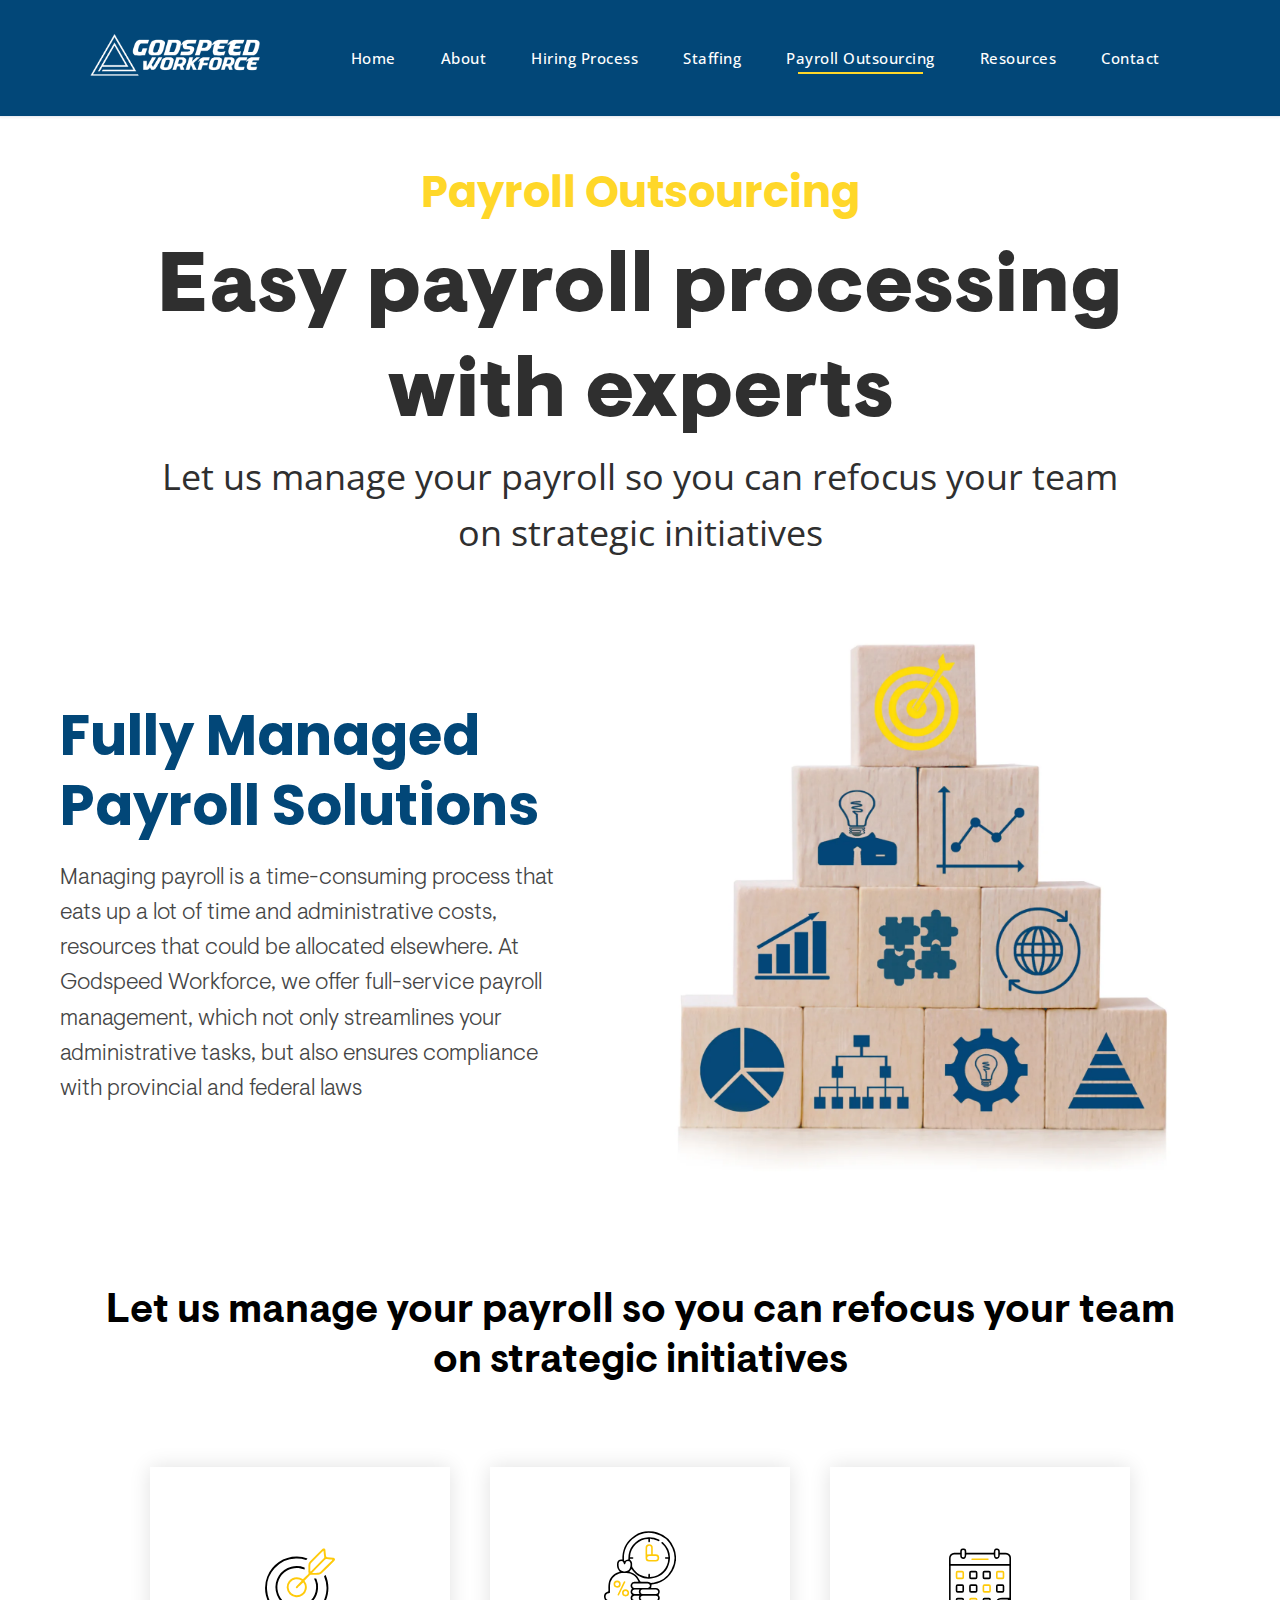
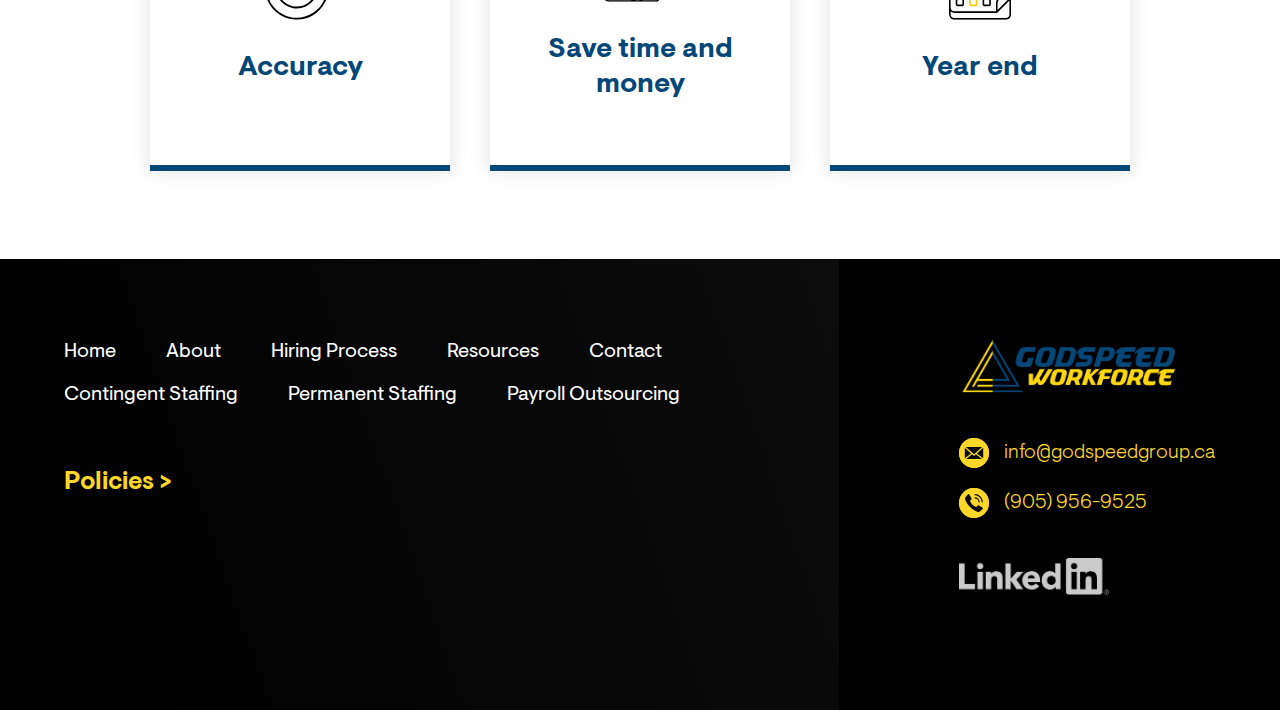
<file: payroll-outsourcing.html>
<!DOCTYPE html>
<html lang="en">

<head>
    <meta charset="utf-8">
    <title>GodSpeed</title>
    <link rel="shortcut icon" href="resources/images/fav-icon.png">
    <meta name="viewport" content="width=device-width, initial-scale=1.0">

    <link rel="stylesheet" href="resources/css/widgets/venobox.css">
    <link rel="stylesheet" href="resources/css/widgets/splide.min.css">
    <link rel="stylesheet" href="resources/css/global/basic.css">
    <link rel="stylesheet" href="resources/css/global/typography.css">
    <link rel="stylesheet" href="resources/css/global/typography-specific.css">
    <link rel="stylesheet" href="resources/css/global/nav-style.css">
    <link rel="stylesheet" href="resources/css/global/universal-style.css">
    <link rel="stylesheet" href="resources/css/global/footer.css">

    <link rel="stylesheet" href="resources/css/outsourcing/payroll-outsourcing.css">

    <script src="resources/js/basic-func.js"></script>

</head>

<body>

    <style>
        #po-section-3 {
            padding-top: 0em;
        }

        #po-section-4 {
            padding-top: 0em;
        }
    </style>
    <!--------------- Navbar Section ----------------------------->
    <header>
        <nav class="navbar">
            <div class="container">
                <div class="navbar-header">
                    <button class="navbar-toggler" data-toggle="open-navbar1">
                        <span></span>
                        <span></span>
                        <span></span>
                    </button>
                    <a href="#">
                        <img src="resources/images/logo-white.png" alt="" width="170px">
                    </a>
                </div>
                <div class="nav-menu-container">
                    <div class="navbar-menu" id="open-navbar1">
                        <ul class="navbar-nav">
                            <li><a href="index.html">Home</a></li>
                            <li class="navbar-dropdown">
                                <a href="javascript:void(0)" class="dropdown-toggler" data-dropdown="my-dropdown-id">
                                    About <i class="fa fa-angle-down"></i>
                                </a>
                                <ul class="dropdown" id="my-dropdown-id">
                                    <!-- <li class="separator"></li>  -->
                                    <li><a href="about-us.html">About Us</a></li>
                                    <li><a href="leadership.html">
                                            The Team
                                        </a>
                                    </li>
                                </ul>
                            </li>
                            <li><a href="hiring-process.html">
                                    Hiring Process
                                </a></li>
                            <li class="navbar-dropdown">
                                <a href="#" class="dropdown-toggler" data-dropdown="blog">
                                    Staffing <i class="fa fa-angle-down"></i>
                                </a>
                                <ul class="dropdown" id="blog">
                                    <li><a href="contingent-staffing.html">Contingent Staffing</a></li>
                                    <li><a href="permanent-staffing.html">Permanent Staffing</a></li>
                                </ul>
                            </li>

                            <!-- <li><a href="#">Permanent<br> Staffing</a></li> -->
                            <li class="active"><a href="payroll-outsourcing.html">Payroll Outsourcing</a></li>
                            <li><a href="resources.html">Resources</a></li>
                            <li><a href="contact.html">Contact</a></li>
                        </ul>
                    </div>

                </div>
            </div>
        </nav>
    </header>
    <!--------------- Navbar Section ----------------------------->

    <main>
        <!------------ Header ---------------->
        <section class="" id="po-section-1">
            <div class="banner-content-style-1" id="po-banner-content-1">
                <link rel="stylesheet" href="resources/css/widgets/widget-banner-content-1.css">
                <style>
                    #po-banner-content-1 {
                        --banner-content-max-width: 990px;
                    }

                    /* .banner-content-style-1 .banner-subtitle {
                        font-size: clamp(2em, calc(5vw + 0.25rem), 1.5em);
                    } */

                    .banner-content-style-1 .banner-title {
                        font-size: clamp(1.8em, calc(10vw + 0.5rem), 3.5em);
                        line-height: 1.25em;
                        margin: 0px;
                    }
                </style>
                <h2 class="banner-subtitle p-b10" data-font-family="Poppin-Bold">
                    <span>
                        Payroll Outsourcing
                    </span>
                </h2>

                <h1 class="banner-title" data-hover-color='hover-color' data-font-family="VisueltPro-Black">
                    Easy payroll processing with experts
                </h1>

                <p class="banner-para" data-hover-color='hover-color' data-font-family="OpenSans-Regular">
                    <span>
                        Let us manage your payroll so you can refocus your team on strategic initiatives
                    </span>
                </p>
            </div>
        </section>
        <!------------ Header ---------------->


        <!------------ Divider ---------------->
        <!-- <section class="divider-section" id="po-section-2" data-display-mobile="hidden">
            <div class="divider-img-container">
                <img src="resources/images/hiring-process/divider-1.svg" alt="divider">
            </div>
        </section> -->
        <!------------ Divider ---------------->

        <section id="po-section-3">
            <div class="complimentary-container-type-1" id="complimentary-1">
                <link rel="stylesheet" href="resources/css/widgets/widget-complimentary-type-1.css">
                <style>
                    #complimentary-1 {
                        --flex-direction: row-reverse;
                        --image-column-max-width: 600px;
                        --content-column-max-width: 500px;
                        --image-column-width: 50%;
                        --content-column-width: 50%;
                        --container-max-width: 1380px;
                        --gap: 3em;
                    }
                </style>
                <div class="column-1">
                    <picture>
                        <source media="(min-width: 700px)" srcset="resources/images/payroll-outsourcing/pyramid.webp">
                        <img src="resources/images/payroll-outsourcing/pyramid.png" alt="dummy image" width="100%">
                    </picture>
                </div>
                <div class="column-2">
                    <h2 data-font-family="Poppin-Bold" data-color='secondary-color' class="p-tb10">
                        Fully Managed Payroll Solutions
                    </h2>
                    <p data-font-family="Visuelt-Light" class="p-tb10">
                        Managing payroll is a time-consuming process that eats up a lot of time and administrative
                        costs, resources that could be allocated elsewhere. At Godspeed Workforce, we offer full-service
                        payroll management, which not only streamlines your administrative tasks, but also ensures
                        compliance with provincial and federal laws
                    </p>
                </div>
            </div>
        </section>

        <section id="po-section-4">
            <div class="widget-sub-heading-type-1">
                <style>
                    .widget-sub-heading-type-1 {
                        margin-block: 2em;
                        max-width: 90%;
                    }

                    .widget-sub-heading-type-1 h2 {
                        text-align: center;
                        font-size: clamp(1.5em, calc(3vw + 0.5rem), 2em);
                        max-width: 1080px;
                        margin: auto;
                    }
                </style>
                <h2 data-font-family="Visuelt-Bold">
                    Let us manage your payroll so you can refocus your team on strategic initiatives
                </h2>
            </div>

            <div class="card-widget-container">
                <div class="icon-boxes-type-3" id="icons-container-t3-1">
                    <link rel="stylesheet" href="resources/css/widgets/widget-icon-boxes-type-3.css">

                    <style>
                        #icons-container-t3-1 {
                            padding-block: 2em;
                        }
                    </style>

                    <div class="icon-box" tabindex="0">
                        <div class="promo-icon">
                            <img src="resources/images/payroll-outsourcing/icons/accuracy.svg" alt="icon">
                        </div>

                        <div class="promo-icon-content">
                            <h3 data-font-family="Visuelt-Bold">
                                Accuracy
                            </h3>
                        </div>

                        <p class="description">
                            We do everything from calculating gross-to-net salaries to producing pay slips.
                        </p>
                    </div>

                    <div class="icon-box" tabindex="1">
                        <div class="promo-icon">
                            <img src="resources/images/payroll-outsourcing/icons/time-and-money.svg" alt="icon">
                        </div>

                        <div class="promo-icon-content">
                            <h3 data-font-family="Visuelt-Bold">
                                Save time and money
                            </h3>
                        </div>

                        <p class="description">
                            Streamlining your payroll management reduces your administrative and technology costs.
                        </p>
                    </div>

                    <div class="icon-box" tabindex="2">
                        <div class="promo-icon">
                            <img src="resources/images/payroll-outsourcing/icons/year-end.svg" alt="icon">
                        </div>

                        <div class="promo-icon-content">
                            <h3 data-font-family="Visuelt-Bold">
                                Year end
                            </h3>
                        </div>

                        <p class="description">
                            We prepare tax slips and other necessary documents you need for year-end processing.
                        </p>
                    </div>
                </div>
            </div>
        </section>

    </main>
    <!-------------------------------------- Main Closed ----------------------------->



    <footer>
        <section class="footer" id="footer-section-2">
            <div class="content-container">
                <div class="content">
                    <div class="two-column-container">
                        <div class="column-left">
                            <ul>
                                <li>
                                    <a href="index.html">
                                        Home
                                    </a>
                                </li>

                                <li>
                                    <a href="about-us.html">
                                        About
                                    </a>
                                </li>

                                <li>
                                    <a href="hiring-process.html">
                                        Hiring Process
                                    </a>
                                </li>

                                <li>
                                    <a href="resources.html">
                                        Resources
                                    </a>
                                </li>

                                <li>
                                    <a href="contact.html">
                                        Contact
                                    </a>
                                </li>

                                <li>
                                    <a href="contingent-staffing.html">
                                        Contingent Staffing
                                    </a>
                                </li>

                                <li>
                                    <a href="permanent-staffing.html">
                                        Permanent Staffing
                                    </a>
                                </li>

                                <li>
                                    <a href="payroll-outsourcing.html">
                                        Payroll Outsourcing
                                    </a>
                                </li>
                            </ul>
                        </div>
                        <div class="column-middle">
                            <h5 onclick="toggleElementsState('footer-menu-1')" id="footer-title">
                                Policies
                                <span data-toggle-state="footer-menu-1" data-toggle-action="rotate-90">
                                    >
                                </span>
                            </h5>

                            <ul data-toggle-state="footer-menu-1" data-toggle-action="show-hide" data-status="passive">
                                <li style="order: 1;">
                                    <a href="policies.html#info1">
                                        Health & Safety Policy
                                    </a>
                                </li>

                                <li style="order: 3;">
                                    <a href="policies.html#info2">
                                        Anti Harassment Policy
                                    </a>
                                </li>

                                <li style="order: 5;">
                                    <a href="policies.html#info3">
                                        Privacy Policy
                                    </a>
                                </li>

                                <li style="order: 7;">
                                    <a href="policies.html#info4">
                                        Personal Information
                                    </a>
                                </li>

                                <li style="order: 2;">
                                    <a href="policies.html#info5">
                                        Personal Information Collected
                                    </a>
                                </li>

                                <li style="order: 4;">
                                    <a href="policies.html#info6">
                                        Use Of Personal Information
                                    </a>
                                </li>

                                <li style="order: 6;">
                                    <a href="policies.html#info7">
                                        Your Rights To Limit Use Of Personal Information
                                    </a>
                                </li>

                                <li style="order: 8;">
                                    <a href="policies.html#info8">
                                        Verifying The Accuracy Of Your Information
                                    </a>
                                </li>
                            </ul>
                        </div>
                    </div>
                    <div class="one-column-container">
                        <div class="site-logo">
                            <img src="resources/images/logo.png" width="220px" />
                        </div>

                        <div class="contact-info">
                            <a class="social-info" href="mailto:info@godspeedgroup.ca">
                                <span class="icon">
                                    <img src="resources/images/social-icons/email-footer.svg" alt="Mail">
                                </span>
                                <span>
                                    info@godspeedgroup.ca
                                </span>
                            </a>
                            <a class="social-info" href="phone:(905)956-9525">
                                <span class="icon">
                                    <img src="resources/images/social-icons/phone-footer.svg" alt="phone">
                                </span>
                                <span>(905) 956-9525</span>
                            </a>
                        </div>
                        <div class="copy-write">
                            <a href="https://ca.linkedin.com/company/godspeedgroup" target="_blank"><img
                                    src="resources/images/linkedIn-logo.png" width="150px" /></a>
                            <!-- <p>Copyright © Godspeed Group 2022<br> Powered By Kreatipedia Inc.</p> -->
                        </div>

                    </div>
                </div>
            </div>
        </section>
    </footer>

    <script src="resources/js/nav.js"></script>

</body>

</html>
</file>
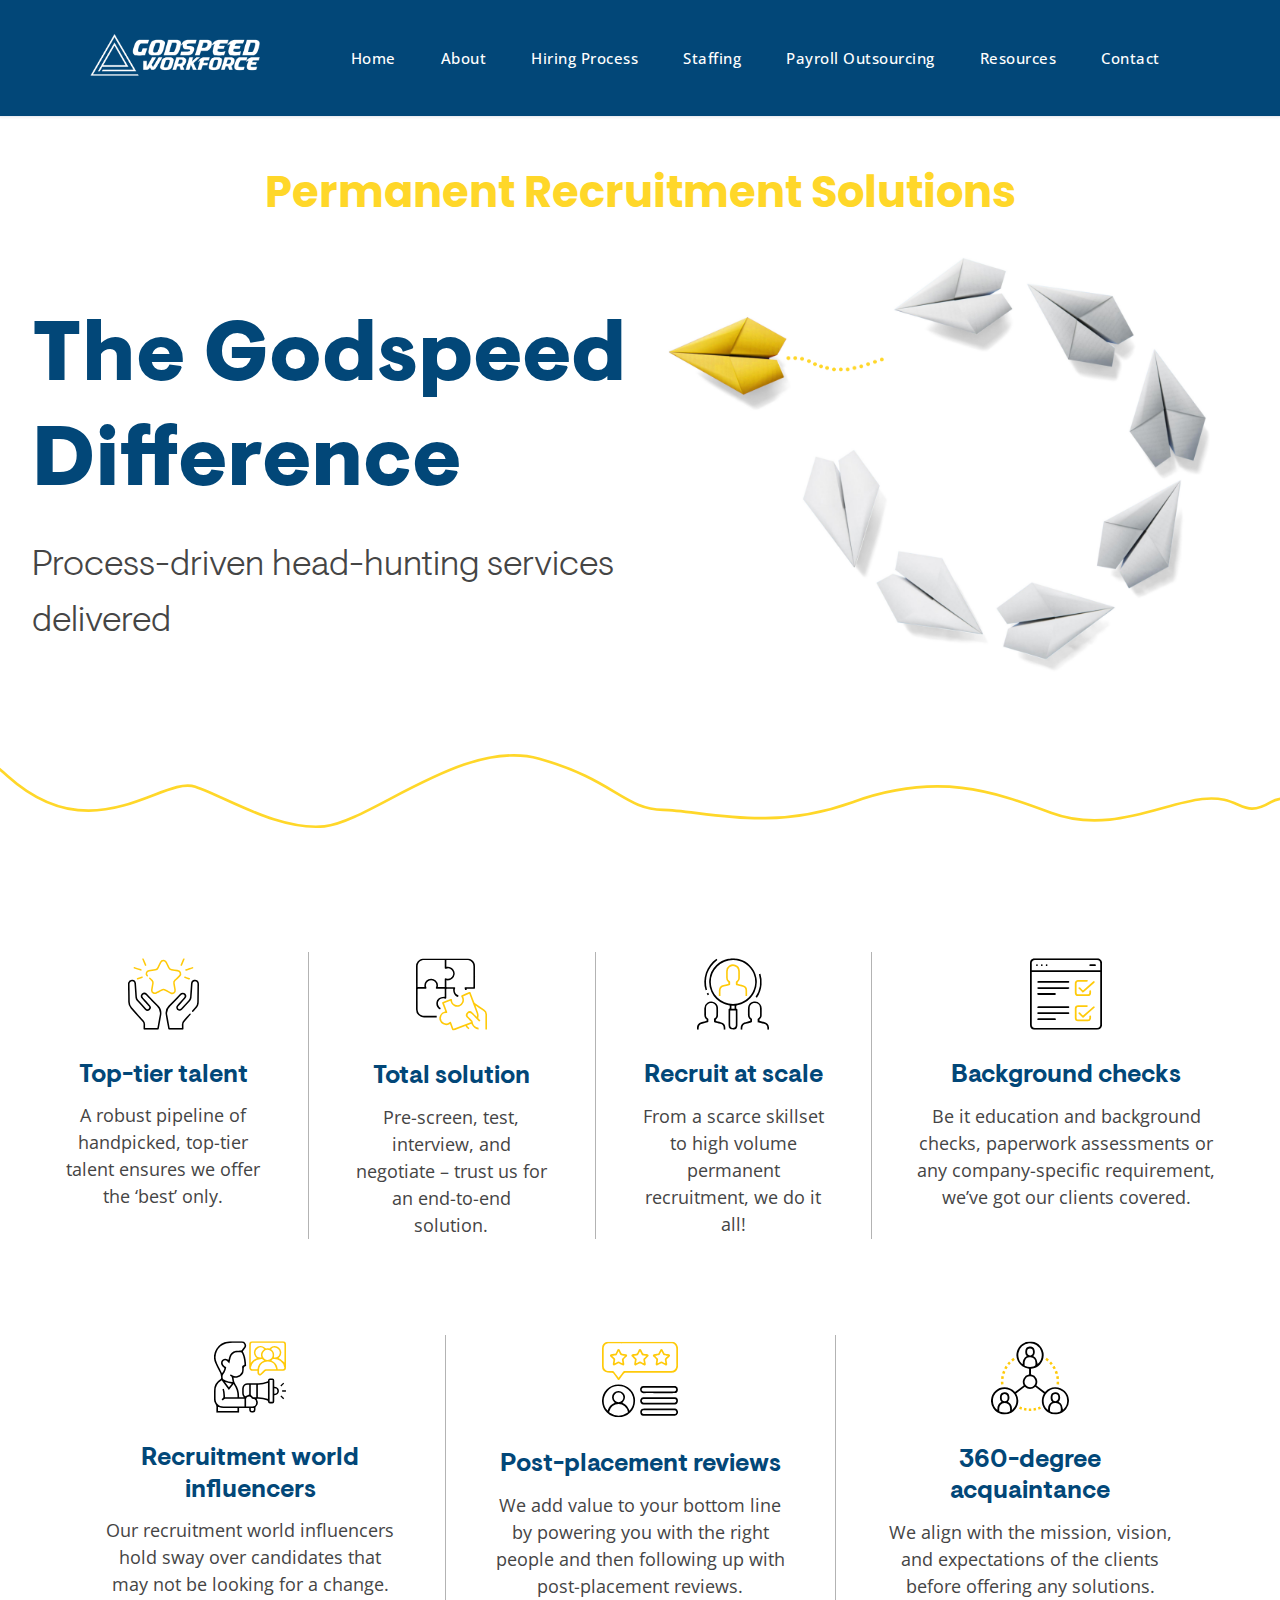
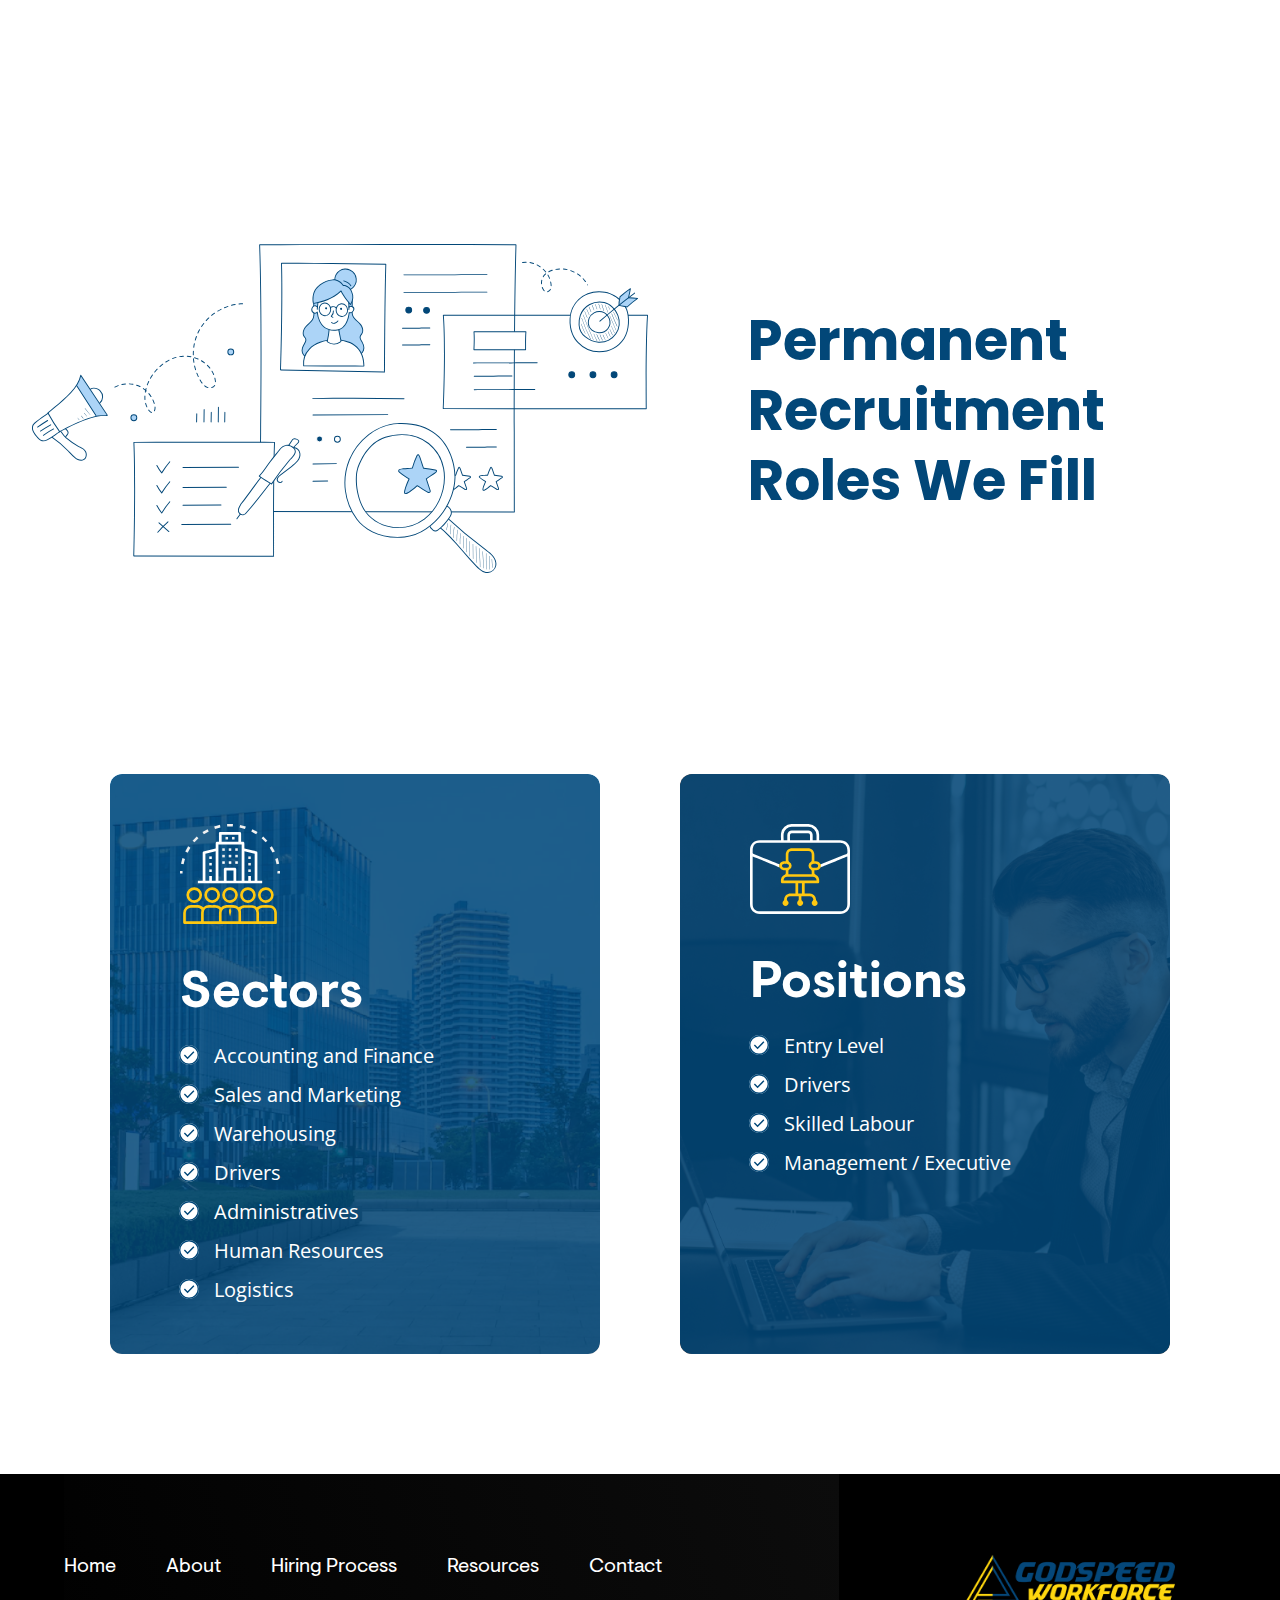
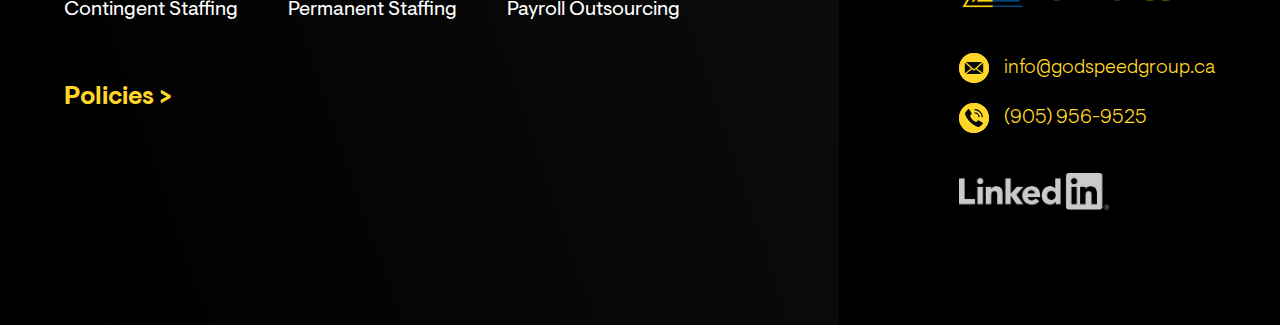
<file: permanent-staffing.html>
<!DOCTYPE html>
<html lang="en">

<head>
    <meta charset="utf-8">
    <title>GodSpeed</title>
    <link rel="shortcut icon" href="resources/images/fav-icon.png">
    <meta name="viewport" content="width=device-width, initial-scale=1.0">

    <link rel="stylesheet" href="resources/css/widgets/venobox.css">
    <link rel="stylesheet" href="resources/css/widgets/splide.min.css">
    <link rel="stylesheet" href="resources/css/global/basic.css">
    <link rel="stylesheet" href="resources/css/global/typography.css">
    <link rel="stylesheet" href="resources/css/global/typography-specific.css">
    <link rel="stylesheet" href="resources/css/global/nav-style.css">
    <link rel="stylesheet" href="resources/css/global/universal-style.css">
    <link rel="stylesheet" href="resources/css/global/footer.css">

    <link rel="stylesheet" href="resources/css/staffing/permanent-staffing.css">

    <script src="resources/js/basic-func.js"></script>

</head>

<body>

    <!--------------- Navbar Section ----------------------------->
    <header>
        <nav class="navbar">
            <div class="container">
                <div class="navbar-header">
                    <button class="navbar-toggler" data-toggle="open-navbar1">
                        <span></span>
                        <span></span>
                        <span></span>
                    </button>
                    <a href="#">
                        <img src="resources/images/logo-white.png" alt="" width="170px">
                    </a>
                </div>
                <div class="nav-menu-container">
                    <div class="navbar-menu" id="open-navbar1">
                        <ul class="navbar-nav">
                            <li><a href="index.html">Home</a></li>
                            <li class="navbar-dropdown">
                                <a href="javascript:void(0)" class="dropdown-toggler" data-dropdown="my-dropdown-id">
                                    About <i class="fa fa-angle-down"></i>
                                </a>
                                <ul class="dropdown" id="my-dropdown-id">
                                    <!-- <li class="separator"></li>  -->
                                    <li><a href="about-us.html">About Us</a></li>
                                    <li><a href="leadership.html">
                                            The Team
                                        </a>
                                    </li>
                                </ul>
                            </li>
                            <li><a href="hiring-process.html">
                                    Hiring Process
                                </a></li>
                            <li class="navbar-dropdown" class="active">
                                <a href="#" class="dropdown-toggler active" data-dropdown="blog">
                                    Staffing <i class="fa fa-angle-down"></i>
                                </a>
                                <ul class="dropdown" id="blog">
                                    <li><a href="contingent-staffing.html">Contingent Staffing</a></li>
                                    <li class="active"><a href="permanent-staffing.html">Permanent Staffing</a></li>
                                </ul>
                            </li>

                            <!-- <li><a href="#">Permanent<br> Staffing</a></li> -->
                            <li><a href="payroll-outsourcing.html">Payroll Outsourcing</a></li>
                            <li><a href="resources.html">Resources</a></li>
                            <li><a href="contact.html">Contact</a></li>
                        </ul>
                    </div>

                </div>
            </div>
        </nav>
    </header>
    <!--------------- Navbar Section ----------------------------->

    <main>
        <!------------ Header ---------------->
        <section class="" id="ps-section-1">
            <div class="banner-content-style-1" id="banner-1">
                <link rel="stylesheet" href="resources/css/widgets/widget-banner-content-1.css">
                <style>
                    #banner-1 {
                        --banner-content-max-width: 100%;
                        --max-screen-capture: 100%;
                    }

                    /* .banner-content-style-1 .banner-subtitle {
                        font-size: clamp(1.8em, calc(5vw + 0.25rem), 1.5em);
                    } */
                </style>

                <h2 class="banner-subtitle p-b10" data-font-family="Poppin-Bold">
                    <span>
                        Permanent Recruitment Solutions
                    </span>
                </h2>

                <div class="complimentary-container-type-1" id="complimentary-1">
                    <link rel="stylesheet" href="resources/css/widgets/widget-complimentary-type-1.css">
                    <style>
                        #complimentary-1 {
                            --flex-direction: row-reverse;
                            --image-column-max-width: 100%;
                            --content-column-max-width: 800px;
                            --image-column-width: 50%;
                            --content-column-width: 50%;
                            --container-max-width: 1380px;
                        }
                    </style>
                    <div class="column-1">
                        <picture>
                            <source media="(min-width: 700px)"
                                srcset="resources/images/permanent-staffing/paper-plane-image.png">
                            <img src="resources/images/permanent-staffing/paper-plane-image.png" alt="dummy image"
                                width="100%">
                        </picture>
                    </div>
                    <div class="column-2">
                        <h1 class="banner-title" data-color='secondary-color' data-font-family="VisueltPro-Black">
                            The Godspeed Difference
                        </h1>

                        <p class="banner-para" data-font-family="Visuelt-Light">
                            <span>
                                Process-driven head-hunting services delivered
                            </span>
                        </p>
                    </div>
                </div>
            </div>
        </section>
        <!------------ Header ---------------->


        <!------------ Divider ---------------->
        <section class="divider-section" id="ps-section-2" data-display-mobile="hidden">
            <div class="divider-img-container">
                <img src="resources/images/permanent-staffing/partition-line.svg" alt="divider" width="100%">
            </div>
        </section>
        <!------------ Divider ---------------->

        <section id="ps-section-3">
            <link rel="stylesheet" href="resources/css/widgets/widget-icon-boxes-type-2.css">
            <div class="icon-box-container">
                <div class="icon-boxes-type-2" id="icons-container-1">
                    <style>
                        #icons-container-1 {
                            --separator-bg-color: #70707088;
                            --icon-box-max-width: 300px;
                            font-size: 18px;
                            --gap: min(15vw, 5em);
                            margin-bottom: 0em;
                        }
                    </style>

                    <div class="icon-box">
                        <div class="promo-icon">
                            <img src="resources/images/permanent-staffing/icons/top-tier-talent.svg" alt="icon">
                        </div>

                        <div class="promo-icon-content">
                            <h3 data-font-family="Visuelt-Bold">
                                Top-tier talent
                            </h3>
                            <p data-font-family="OpenSans-Regular">
                                A robust pipeline of handpicked, top-tier talent ensures we offer the ‘best’ only.
                            </p>
                        </div>
                    </div>

                    <div class="icon-box" data-sep="before">
                        <div class="promo-icon">
                            <img src="resources/images/permanent-staffing/icons/total-solution.svg" alt="icon">
                        </div>

                        <div class="promo-icon-content">
                            <h3 data-font-family="Visuelt-Bold">Total solution</h3>
                            <p data-font-family="OpenSans-Regular">
                                Pre-screen, test, interview, and negotiate – trust us for an end-to-end solution.
                            </p>
                        </div>
                    </div>

                    <div class="icon-box" data-sep="before">
                        <div class="promo-icon">
                            <img src="resources/images/permanent-staffing/icons/recruit-at-scale.svg" alt="icon">
                        </div>

                        <div class="promo-icon-content">
                            <h3 data-font-family="Visuelt-Bold">Recruit at scale</h3>
                            <p data-font-family="OpenSans-Regular">
                                From a scarce skillset to high volume permanent recruitment, we do it all!
                            </p>
                        </div>
                    </div>

                    <div class="icon-box" data-sep="before">
                        <div class="promo-icon">
                            <img src="resources/images/permanent-staffing/icons/background-checks.svg" alt="icon">
                        </div>

                        <div class="promo-icon-content">
                            <h3 data-font-family="Visuelt-Bold">Background checks</h3>
                            <p data-font-family="OpenSans-Regular">
                                Be it education and background checks, paperwork assessments or any company-specific
                                requirement, we’ve got our clients covered.
                            </p>
                        </div>
                    </div>
                </div>
            </div>
            <div class="icon-box-container">
                <div class="icon-boxes-type-2" id="icons-container-2">
                    <style>
                        #icons-container-2 {
                            --separator-bg-color: #70707088;
                            --icon-box-max-width: 300px;
                            font-size: 18px;
                            --gap: min(15vw, 5em);
                        }
                    </style>

                    <div class="icon-box">
                        <div class="promo-icon">
                            <img src="resources/images/permanent-staffing/icons/recruitment-world.svg" alt="icon">
                        </div>

                        <div class="promo-icon-content">
                            <h3 data-font-family="Visuelt-Bold">Recruitment world influencers</h3>
                            <p data-font-family="OpenSans-Regular">
                                Our recruitment world influencers hold sway over candidates that may not be looking for
                                a change.
                            </p>
                        </div>
                    </div>

                    <div class="icon-box" data-sep="before">
                        <div class="promo-icon">
                            <img src="resources/images/permanent-staffing/icons/post-placement.svg" alt="icon">
                        </div>

                        <div class="promo-icon-content">
                            <h3 data-font-family="Visuelt-Bold">Post-placement reviews</h3>
                            <p data-font-family="OpenSans-Regular">
                                We add value to your bottom line by powering you with the right people and then
                                following up with post-placement reviews.
                            </p>
                        </div>
                    </div>

                    <div class="icon-box" data-sep="before">
                        <div class="promo-icon">
                            <img src="resources/images/permanent-staffing/icons/360-degree.svg" alt="icon">
                        </div>

                        <div class="promo-icon-content">
                            <h3 data-font-family="Visuelt-Bold">360-degree acquaintance</h3>
                            <p data-font-family="OpenSans-Regular">
                                We align with the mission, vision, and expectations of the clients before offering any
                                solutions.
                            </p>
                        </div>
                    </div>
                </div>
            </div>
        </section>

        <section id="ps-section-4">
            <div class="complimentary-container-type-1" id="complimentary-2">
                <link rel="stylesheet" href="resources/css/widgets/widget-complimentary-type-1.css">
                <style>
                    #complimentary-2 {
                        --flex-direction: row;
                        --image-column-max-width: 100%;
                        --content-column-max-width: 500px;
                        --image-column-width: 50%;
                        --content-column-width: 50%;
                        --container-max-width: 1280px;
                        margin-block: 5em;
                        --gap: 5em;
                    }

                    @media (max-width: 900px) {
                        #complimentary-2 {
                            --content-column-max-width: 600px;
                            margin-block: 2em;
                        }

                        .complimentary-container-type-1 {
                            flex-direction: column-reverse;
                            max-width: 90%;
                            font-size: 0.9em;
                        }

                        .complimentary-container-type-1 .column-2 {
                            text-align: center;
                        }

                        .complimentary-container-type-1 {
                            gap: 2em;
                        }
                    }
                </style>
                <div class="column-1">
                    <picture>
                        <source media="(min-width: 700px)"
                            srcset="resources/images/permanent-staffing/complimentary-2-image.svg">
                        <img src="resources/images/permanent-staffing/complimentary-2-image.svg" alt="dummy image"
                            width="100%">
                    </picture>
                </div>
                <div class="column-2">
                    <h2 data-font-family="Poppin-Bold" data-color='secondary-color' class="p-tb10">
                        Permanent Recruitment Roles We Fill
                    </h2>

                </div>
            </div>
        </section>

        <section id="ps-section-5">
            <link rel="stylesheet" href="resources/css/widgets/widget-rectangle-tiles.css">
            <div class="ps-rectangle-tiles">
                <div class="ps-tiles-left">
                    <div class="ps-tiles-desc">
                        <img src="resources/images/permanent-staffing/sector-icon.svg" class="p-b10" alt="">
                        <h2 data-font-family="Visuelt-Bold">Sectors</h2>
                        <ul class="ps-ticks">
                            <li data-font-family="OpenSans-Regular">Accounting and Finance</li>
                            <li data-font-family="OpenSans-Regular">Sales and Marketing</li>
                            <li data-font-family="OpenSans-Regular">Warehousing</li>
                            <li data-font-family="OpenSans-Regular">Drivers</li>
                            <li data-font-family="OpenSans-Regular">Administratives</li>
                            <li data-font-family="OpenSans-Regular">Human Resources</li>
                            <li data-font-family="OpenSans-Regular">Logistics</li>
                        </ul>
                    </div>
                </div>
                <div class="ps-tiles-right">
                    <div class="ps-tiles-desc">
                        <img src="resources/images/permanent-staffing/positions-icon.svg" class="p-b10" alt="">
                        <h2 data-font-family="Visuelt-Bold">Positions</h2>
                        <ul class="ps-ticks">
                            <li data-font-family="OpenSans-Regular">Entry Level</li>
                            <li data-font-family="OpenSans-Regular">Drivers</li>
                            <li data-font-family="OpenSans-Regular">Skilled Labour</li>
                            <li data-font-family="OpenSans-Regular">Management / Executive</li>

                        </ul>
                    </div>
                </div>
            </div>
        </section>

    </main>
    <!-------------------------------------- Main Closed ----------------------------->



    <footer>
        <section class="footer" id="footer-section-2">
            <div class="content-container">
                <div class="content">
                    <div class="two-column-container">
                        <div class="column-left">
                            <ul>
                                <li>
                                    <a href="index.html">
                                        Home
                                    </a>
                                </li>

                                <li>
                                    <a href="about-us.html">
                                        About
                                    </a>
                                </li>

                                <li>
                                    <a href="hiring-process.html">
                                        Hiring Process
                                    </a>
                                </li>

                                <li>
                                    <a href="resources.html">
                                        Resources
                                    </a>
                                </li>

                                <li>
                                    <a href="contact.html">
                                        Contact
                                    </a>
                                </li>

                                <li>
                                    <a href="contingent-staffing.html">
                                        Contingent Staffing
                                    </a>
                                </li>

                                <li>
                                    <a href="permanent-staffing.html">
                                        Permanent Staffing
                                    </a>
                                </li>

                                <li>
                                    <a href="payroll-outsourcing.html">
                                        Payroll Outsourcing
                                    </a>
                                </li>
                            </ul>
                        </div>
                        <div class="column-middle">
                            <h5 onclick="toggleElementsState('footer-menu-1')" id="footer-title">
                                Policies
                                <span data-toggle-state="footer-menu-1" data-toggle-action="rotate-90">
                                    >
                                </span>
                            </h5>

                            <ul data-toggle-state="footer-menu-1" data-toggle-action="show-hide" data-status="passive">
                                <li style="order: 1;">
                                    <a href="policies.html#info1">
                                        Health & Safety Policy
                                    </a>
                                </li>

                                <li style="order: 3;">
                                    <a href="policies.html#info2">
                                        Anti Harassment Policy
                                    </a>
                                </li>

                                <li style="order: 5;">
                                    <a href="policies.html#info3">
                                        Privacy Policy
                                    </a>
                                </li>

                                <li style="order: 7;">
                                    <a href="policies.html#info4">
                                        Personal Information
                                    </a>
                                </li>

                                <li style="order: 2;">
                                    <a href="policies.html#info5">
                                        Personal Information Collected
                                    </a>
                                </li>

                                <li style="order: 4;">
                                    <a href="policies.html#info6">
                                        Use Of Personal Information
                                    </a>
                                </li>

                                <li style="order: 6;">
                                    <a href="policies.html#info7">
                                        Your Rights To Limit Use Of Personal Information
                                    </a>
                                </li>

                                <li style="order: 8;">
                                    <a href="policies.html#info8">
                                        Verifying The Accuracy Of Your Information
                                    </a>
                                </li>
                            </ul>
                        </div>
                    </div>
                    <div class="one-column-container">
                        <div class="site-logo">
                            <img src="resources/images/logo.png" width="220px" />
                        </div>

                        <div class="contact-info">
                            <a class="social-info" href="mailto:info@godspeedgroup.ca">
                                <span class="icon">
                                    <img src="resources/images/social-icons/email-footer.svg" alt="Mail">
                                </span>
                                <span>
                                    info@godspeedgroup.ca
                                </span>
                            </a>
                            <a class="social-info" href="phone:(905)956-9525">
                                <span class="icon">
                                    <img src="resources/images/social-icons/phone-footer.svg" alt="phone">
                                </span>
                                <span>(905) 956-9525</span>
                            </a>
                        </div>
                        <div class="copy-write">
                            <a href="https://ca.linkedin.com/company/godspeedgroup" target="_blank"><img
                                    src="resources/images/linkedIn-logo.png" width="150px" /></a>
                            <!-- <p>Copyright © Godspeed Group 2022<br> Powered By Kreatipedia Inc.</p> -->
                        </div>

                    </div>
                </div>
            </div>
        </section>
    </footer>

    <script src="resources/js/nav.js"></script>

</body>

</html>
</file>
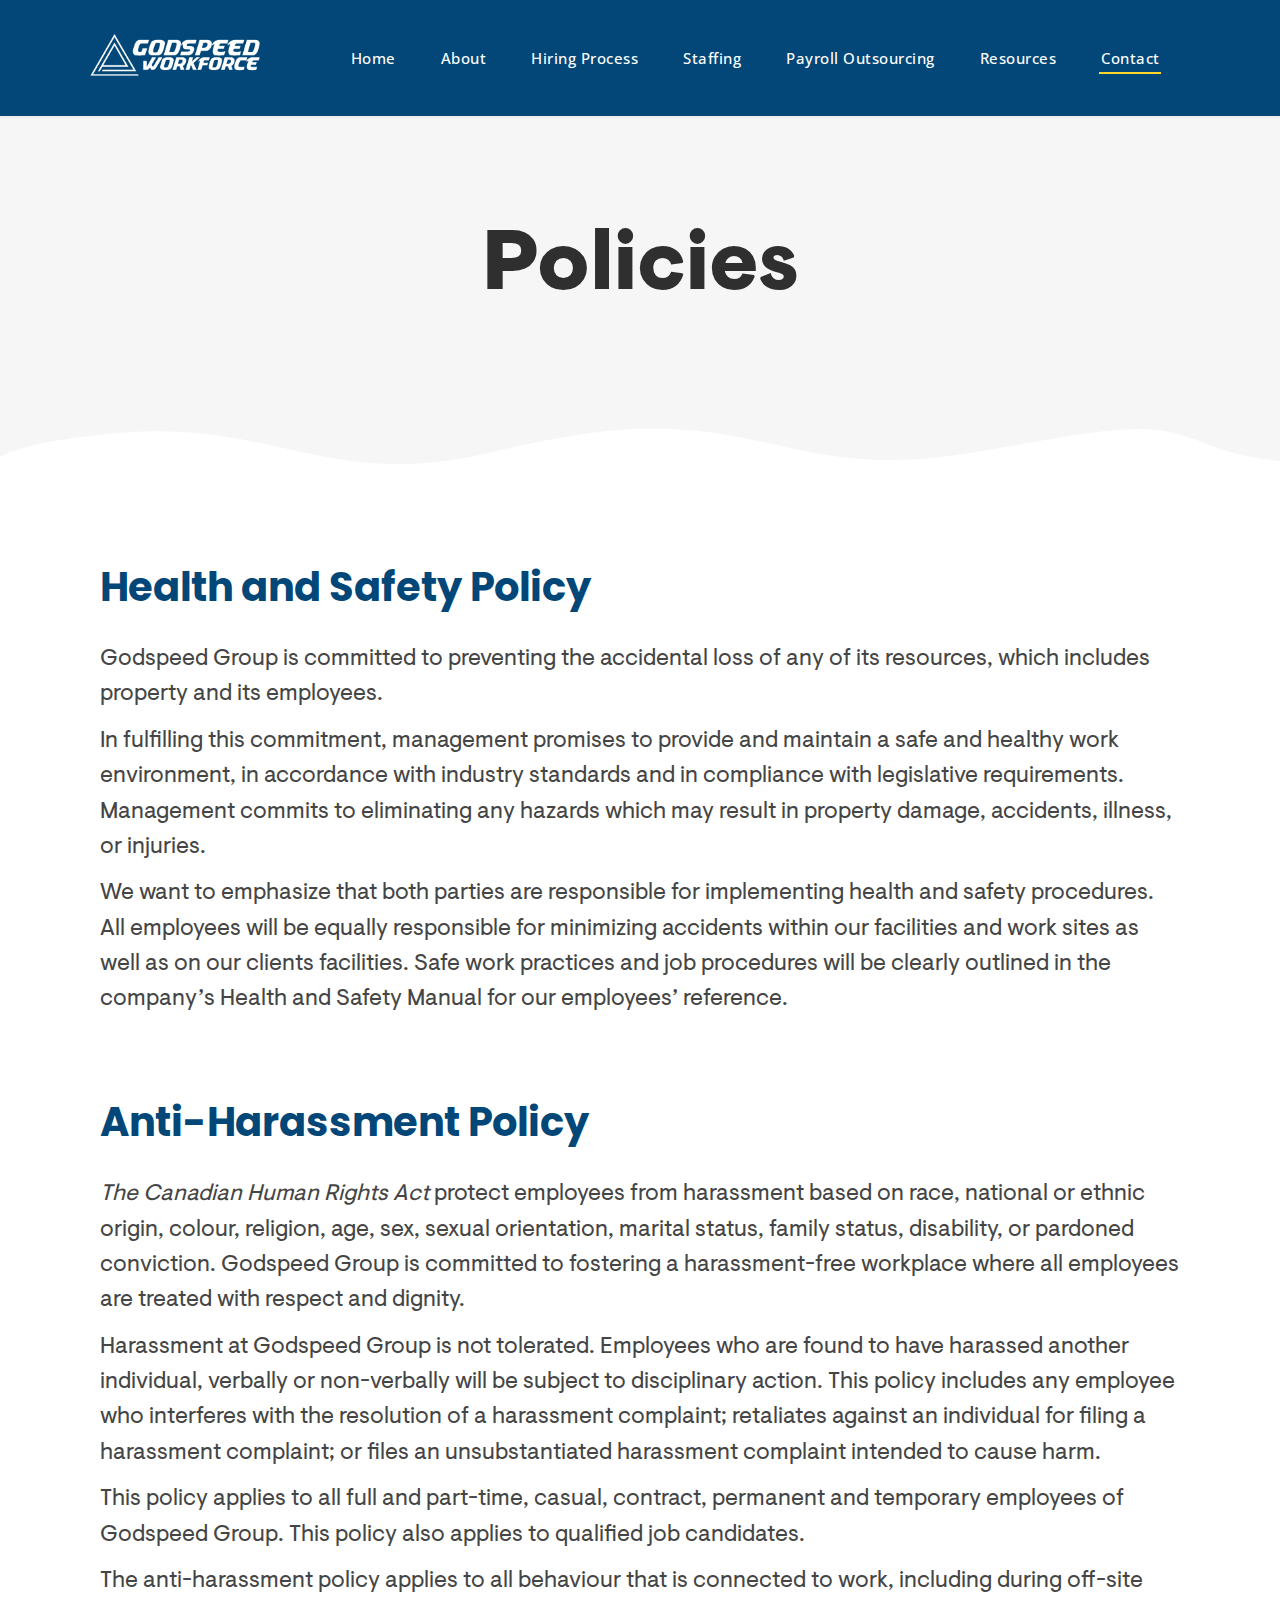
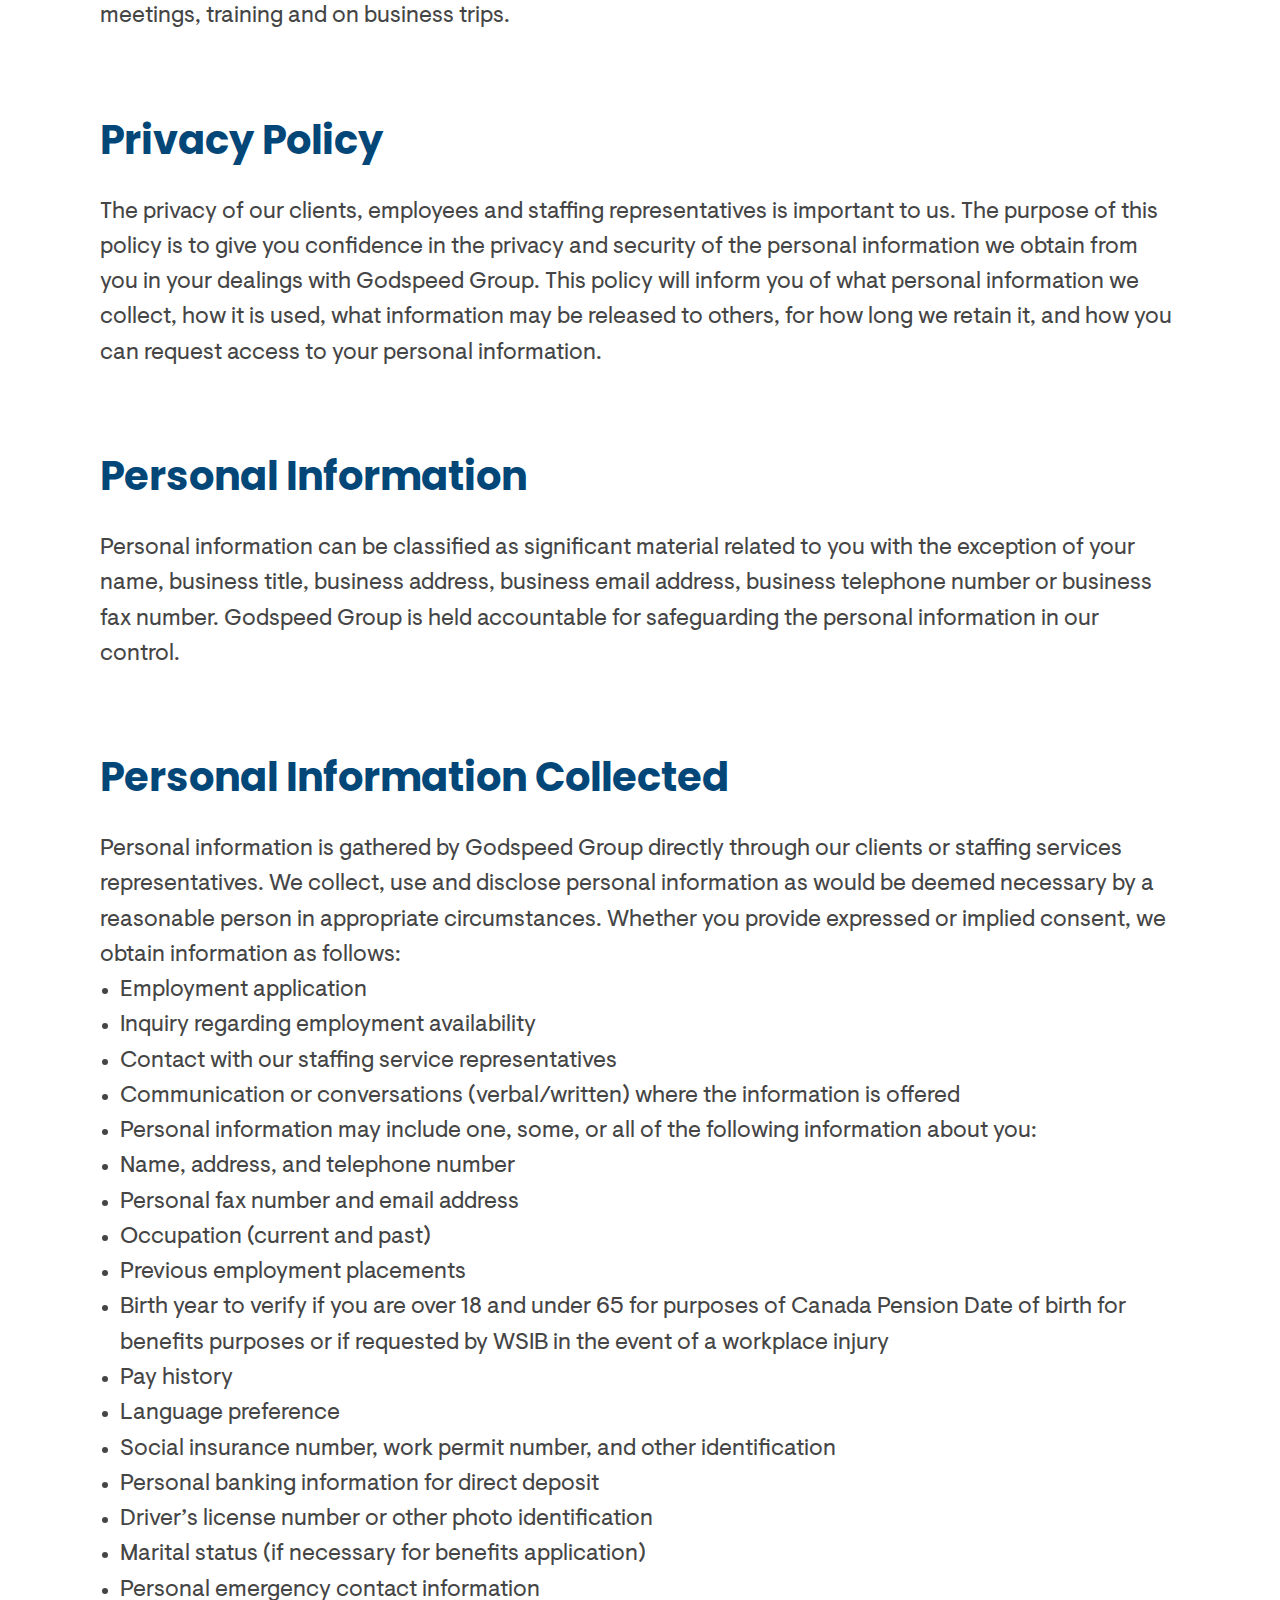
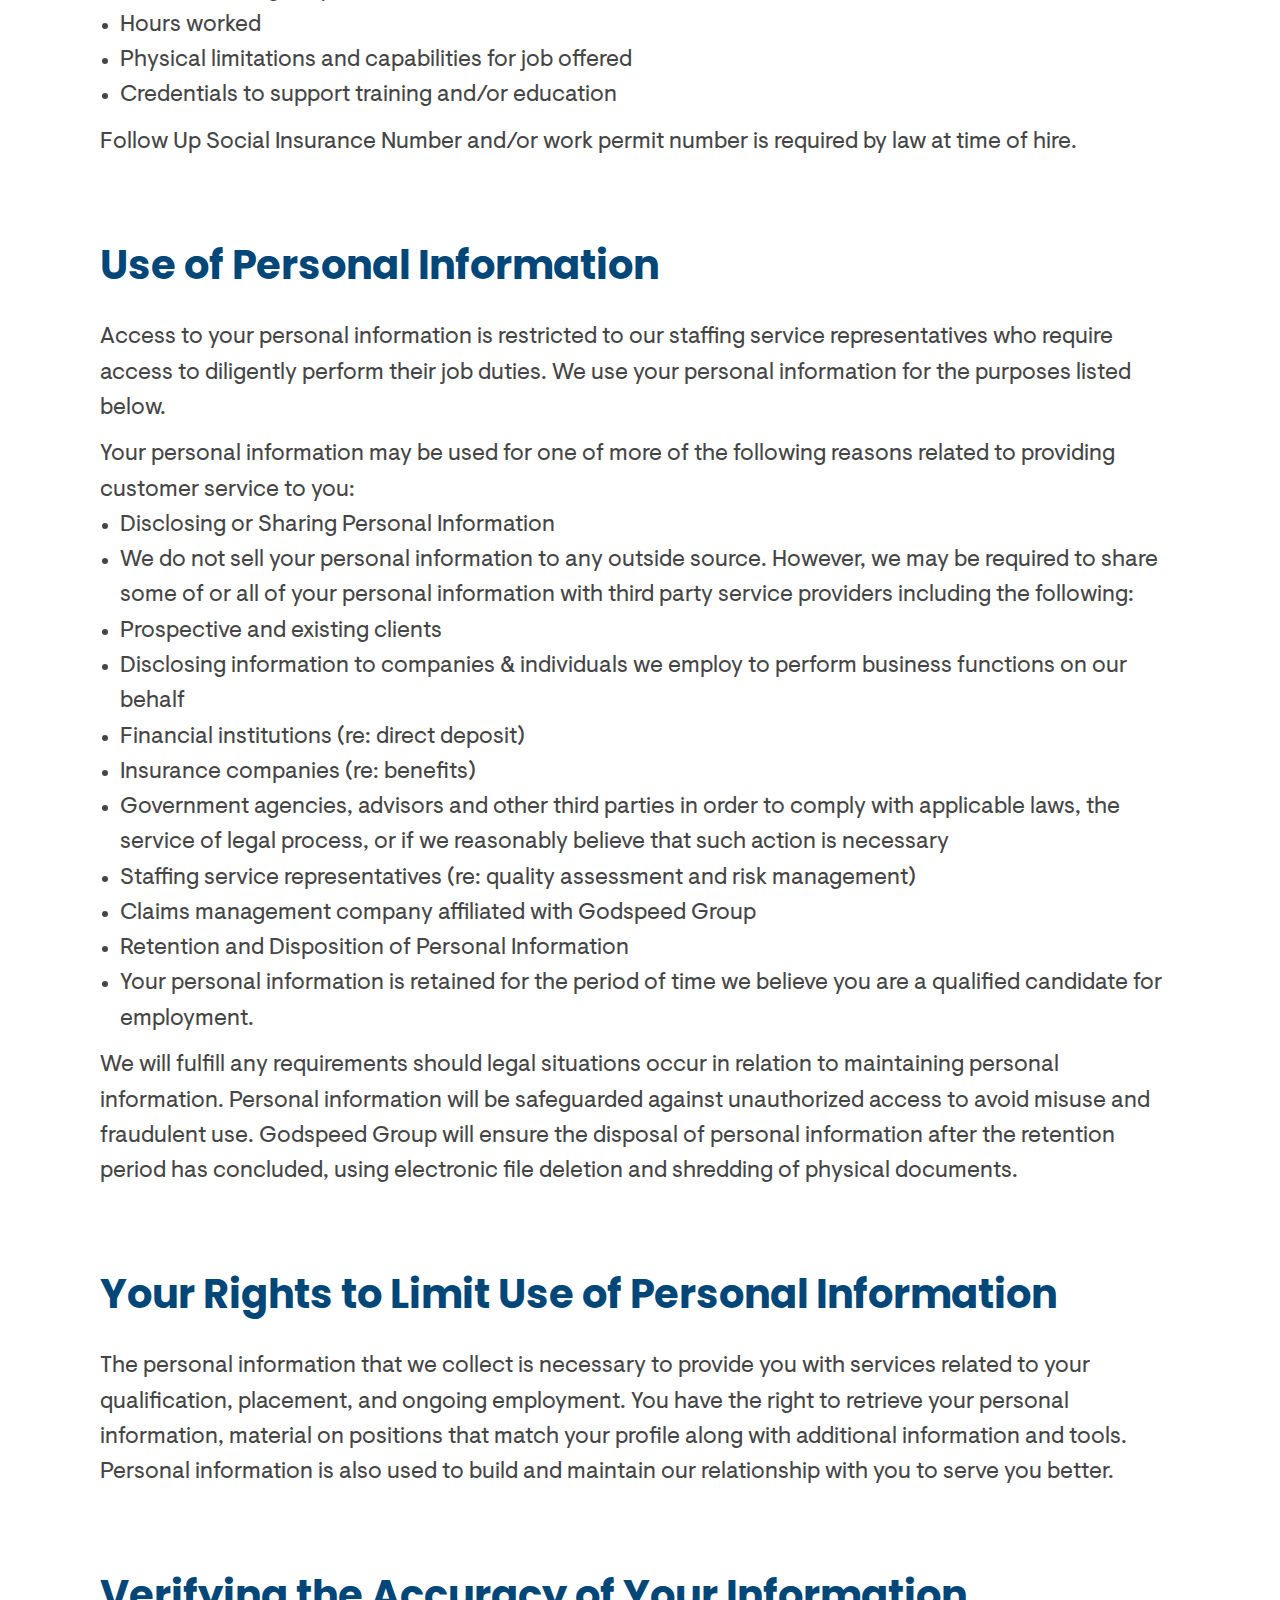
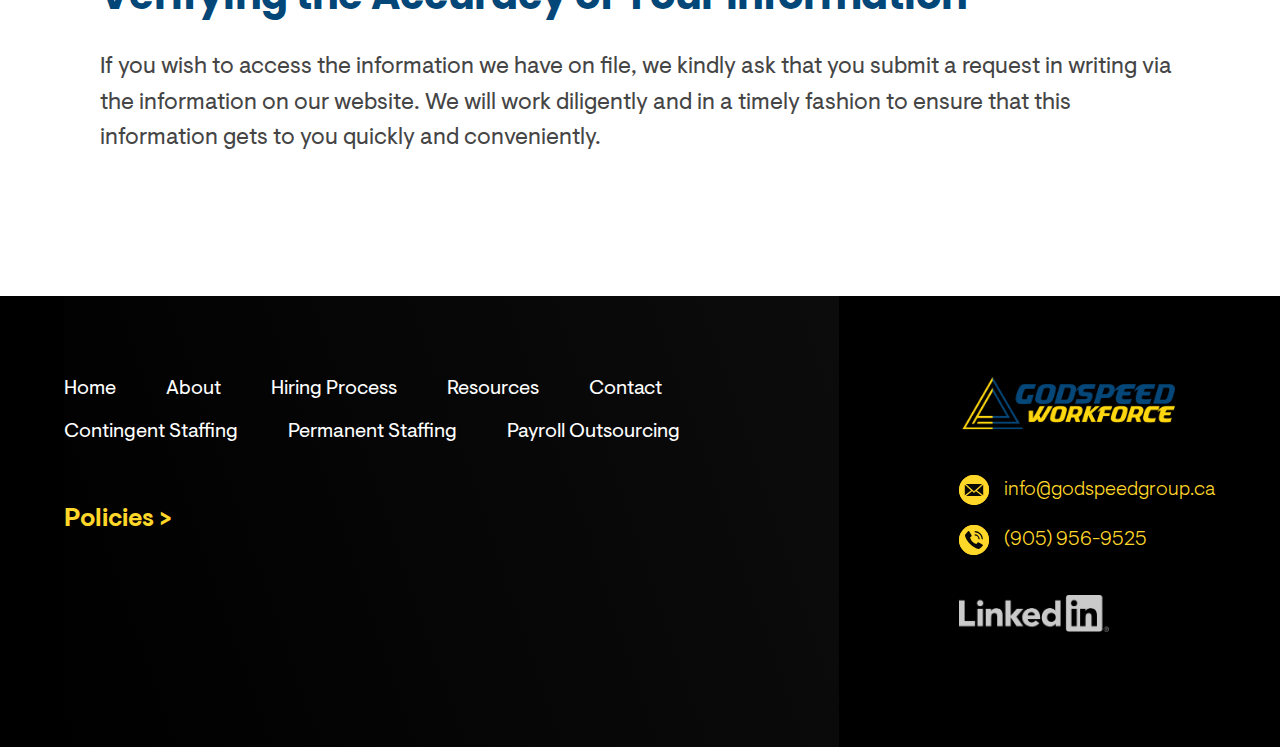
<file: policies.html>
<!DOCTYPE html>
<html lang="en">

<head>
    <meta charset="utf-8">
    <title>GodSpeed</title>
    <link rel="shortcut icon" href="resources/images/fav-icon.png">
    <meta name="viewport" content="width=device-width, initial-scale=1.0">

    <link rel="stylesheet" href="resources/css/global/basic.css">
    <link rel="stylesheet" href="resources/css/global/typography.css">
    <link rel="stylesheet" href="resources/css/global/typography-specific.css">
    <link rel="stylesheet" href="resources/css/global/nav-style.css">
    <link rel="stylesheet" href="resources/css/global/universal-style.css">
    <link rel="stylesheet" href="resources/css/global/footer.css">

    <script src="resources/js/basic-func.js"></script>

    <style>
        section {
            padding-block: unset;
        }

        #contact-section-1 {
            padding-block: var(--universal-padding-heavy);
            padding-bottom: 7em;
        }

        #contact-section-6 {
            padding: var(--universal-padding-heavy) 1.75em;
        }

        #contact-section-3,
        #contact-section-4,
        #contact-section-7 {
            padding-block: var(--universal-padding-light);
        }

        #contact-section-4 {
            padding-bottom: 4em;
        }

        #contact-section-7 {
            padding: 4em;
        }
    </style>
</head>

<body>

    <!--------------- Navbar Section ----------------------------->
    <header>
        <nav class="navbar">
            <div class="container">
                <div class="navbar-header">
                    <button class="navbar-toggler" data-toggle="open-navbar1">
                        <span></span>
                        <span></span>
                        <span></span>
                    </button>
                    <a href="#">
                        <img src="resources/images/logo-white.png" alt="" width="170px">
                    </a>
                </div>
                <div class="nav-menu-container">
                    <div class="navbar-menu" id="open-navbar1">
                        <ul class="navbar-nav">
                            <li><a href="index.html">Home</a></li>
                            <li class="navbar-dropdown">
                                <a href="javascript:void(0)" class="dropdown-toggler" data-dropdown="my-dropdown-id">
                                    About <i class="fa fa-angle-down"></i>
                                </a>
                                <ul class="dropdown" id="my-dropdown-id">
                                    <!-- <li class="separator"></li>  -->
                                    <li><a href="about-us.html">About Us</a></li>
                                    <li><a href="leadership.html">
                                            The Team
                                        </a>
                                    </li>
                                </ul>
                            </li>
                            <li><a href="hiring-process.html">
                                    Hiring Process
                                </a></li>
                            <li class="navbar-dropdown">
                                <a href="#" class="dropdown-toggler" data-dropdown="blog">
                                    Staffing <i class="fa fa-angle-down"></i>
                                </a>
                                <ul class="dropdown" id="blog">
                                    <li><a href="contingent-staffing.html">Contingent Staffing</a></li>
                                    <li><a href="permanent-staffing.html">Permanent Staffing</a></li>
                                </ul>
                            </li>

                            <!-- <li><a href="#">Permanent<br> Staffing</a></li> -->
                            <li><a href="payroll-outsourcing.html">Payroll Outsourcing</a></li>
                            <li><a href="resources.html">Resources</a></li>
                            <li class="active"><a href="contact.html">Contact</a></li>
                        </ul>
                    </div>

                </div>
            </div>
        </nav>
    </header>
    <!--------------- Navbar Section ----------------------------->


    <main>
        <!------------ Header ---------------->
        <section class="" id="contact-section-1">
            <div class="banner-content-style-1" id="banner-content-1">
                <link rel="stylesheet" href="resources/css/widgets/widget-banner-content-1.css">
                <style>
                    #banner-content-1 {
                        --banner-content-max-width: 900px;
                    }

                    #contact-section-1 {
                        background-image: url(resources/images/contact-us/background-shape.svg);
                        background-size: cover;
                        background-repeat: repeat-x;
                        background-position: bottom;
                        padding: 5em 0 10em 0;
                    }

                    .banner-content-style-1 .banner-subtitle {
                        font-size: clamp(2em, calc(10vw + 0.5rem), 2.5em);
                    }

                    .banner-content-style-1 .banner-title {
                        margin: 0px;
                    }
                </style>

                <h1 class="banner-title" data-hover-color="hover-color" data-font-family="VisueltPro-Black">
                    Policies
                </h1>

            </div>
        </section>
        <!------------ Header ---------------->

        <section id="policy-info-section">
            <link rel="stylesheet" href="resources/css/widgets/widget-info-presenter.css">

            <style>
                #policy-info-section {
                    padding-bottom: 5em;
                }
            </style>

            <div class="info-container" id="info1">
                <div class="heading-container">
                    <h2 data-font-family="Poppin-Bold">
                        Health and Safety Policy
                    </h2>
                </div>

                <div class="information-container">
                    <p data-font-family="Visuelt-Regular">
                        Godspeed Group is committed to preventing the accidental loss of any of its resources, which
                        includes property and its employees.
                    </p>
                    <p data-font-family="Visuelt-Regular" class="sep-para">
                        In fulfilling this commitment, management promises to provide and maintain a safe and healthy
                        work environment, in accordance with industry standards and in compliance with legislative
                        requirements. Management commits to eliminating any hazards which may result in property damage,
                        accidents, illness, or injuries.
                    </p>
                    <p data-font-family="Visuelt-Regular" class="sep-para">
                        We want to emphasize that both parties are responsible for implementing health and safety
                        procedures. All employees will be equally responsible for minimizing accidents within our
                        facilities and work sites as well as on our clients facilities. Safe work practices and job
                        procedures will be clearly outlined in the company’s Health and Safety Manual for our employees’
                        reference.
                    </p>
                </div>
            </div>

            <div class="info-container" id="info2">
                <div class="heading-container">
                    <h2 data-font-family="Poppin-Bold">
                        Anti-Harassment Policy
                    </h2>
                </div>

                <div class="information-container">
                    <p data-font-family="Visuelt-Regular">
                        <i>The Canadian Human Rights Act</i> protect employees from harassment based on race, national
                        or
                        ethnic origin, colour, religion, age, sex, sexual orientation, marital status, family status,
                        disability, or pardoned conviction. Godspeed Group is committed to fostering a harassment-free
                        workplace where all employees are treated with respect and dignity.
                    </p>
                    <p data-font-family="Visuelt-Regular" class="sep-para">
                        Harassment at Godspeed Group is not tolerated. Employees who are found to have harassed another
                        individual, verbally or non-verbally will be subject to disciplinary action. This policy
                        includes any employee who interferes with the resolution of a harassment complaint; retaliates
                        against an individual for filing a harassment complaint; or files an unsubstantiated harassment
                        complaint intended to cause harm.
                    </p>
                    <p data-font-family="Visuelt-Regular" class="sep-para">
                        This policy applies to all full and part-time, casual, contract, permanent and temporary
                        employees of Godspeed Group. This policy also applies to qualified job candidates.
                    </p>
                    <p data-font-family="Visuelt-Regular" class="sep-para">
                        The anti-harassment policy applies to all behaviour that is connected to work, including during
                        off-site meetings, training and on business trips.
                    </p>
                </div>
            </div>

            <div class="info-container" id="info3">
                <div class="heading-container">
                    <h2 data-font-family="Poppin-Bold">
                        Privacy Policy
                    </h2>
                </div>

                <div class="information-container">
                    <p data-font-family="Visuelt-Regular">
                        The privacy of our clients, employees and staffing representatives is important to us.
                        The purpose of this policy is to give you confidence in the privacy and security of the personal
                        information we obtain from you in your dealings with Godspeed Group. This policy will inform you
                        of what personal information we collect, how it is used, what information may be released to
                        others, for how long we retain it, and how you can request access to your personal information.
                    </p>
                </div>
            </div>

            <div class="info-container" id="info4">
                <div class="heading-container">
                    <h2 data-font-family="Poppin-Bold">
                        Personal Information
                    </h2>
                </div>

                <div class="information-container">
                    <p data-font-family="Visuelt-Regular">
                        Personal information can be classified as significant material related to you with the exception
                        of your name, business title, business address, business email address, business telephone
                        number or business fax number. Godspeed Group is held accountable for safeguarding the personal
                        information in our control.
                    </p>
                </div>
            </div>

            <div class="info-container" id="info5">
                <div class="heading-container">
                    <h2 data-font-family="Poppin-Bold">
                        Personal Information Collected
                    </h2>
                </div>

                <div class="information-container">
                    <p data-font-family="Visuelt-Regular">
                        Personal information is gathered by Godspeed Group directly through our clients or staffing
                        services representatives. We collect, use and disclose personal information as would be deemed
                        necessary by a reasonable person in appropriate circumstances. Whether you provide expressed or
                        implied consent, we obtain information as follows:
                    <ul>
                        <li>Employment application</li>
                        <li>Inquiry regarding employment availability</li>
                        <li>Contact with our staffing service representatives</li>
                        <li>Communication or conversations (verbal/written) where the information is offered</li>
                        <li>Personal information may include one, some, or all of the following information about
                            you:</li>
                        <li>Name, address, and telephone number</li>
                        <li>Personal fax number and email address</li>
                        <li>Occupation (current and past)</li>
                        <li>Previous employment placements</li>
                        <li>Birth year to verify if you are over 18 and under 65 for purposes of Canada Pension Date
                            of birth for benefits purposes or if requested by WSIB in the event of a workplace
                            injury</li>
                        <li>Pay history</li>
                        <li>Language preference</li>
                        <li>Social insurance number, work permit number, and other identification</li>
                        <li>Personal banking information for direct deposit</li>
                        <li>Driver’s license number or other photo identification</li>
                        <li>Marital status (if necessary for benefits application)</li>
                        <li>Personal emergency contact information</li>
                        <li>Hours worked</li>
                        <li>Physical limitations and capabilities for job offered</li>
                        <li>Credentials to support training and/or education</li>
                    </ul>
                    </p>
                    <p data-font-family="Visuelt-Regular" class="sep-para">
                        Follow Up Social Insurance Number and/or work permit number is required by law at time of hire.
                    </p>
                </div>
            </div>

            <div class="info-container" id="info6">
                <div class="heading-container">
                    <h2 data-font-family="Poppin-Bold">
                        Use of Personal Information
                    </h2>
                </div>

                <div class="information-container">
                    <p data-font-family="Visuelt-Regular">
                        Access to your personal information is restricted to our staffing service representatives who
                        require access to diligently perform their job duties. We use your personal information for the
                        purposes listed below.
                    </p>
                    <p data-font-family="Visuelt-Regular" class="sep-para">
                        Your personal information may be used for one of more of the following reasons related to
                        providing customer service to you:
                    <ul>
                        <li>Disclosing or Sharing Personal Information</li>
                        <li>We do not sell your personal information to any outside source. However, we may be
                            required to share some of or all of your personal information with third party service
                            providers including the following:</li>
                        <li>Prospective and existing clients</li>
                        <li>Disclosing information to companies & individuals we employ to perform business
                            functions on our behalf</li>
                        <li>Financial institutions (re: direct deposit)</li>
                        <li>Insurance companies (re: benefits)</li>
                        <li>Government agencies, advisors and other third parties in order to comply with applicable
                            laws, the service of legal process, or if we reasonably believe that such action is
                            necessary</li>
                        <li>Staffing service representatives (re: quality assessment and risk management)</li>
                        <li>Claims management company affiliated with Godspeed Group</li>
                        <li>Retention and Disposition of Personal Information</li>
                        <li>Your personal information is retained for the period of time we believe you are a
                            qualified candidate for employment.</li>
                    </ul>
                    </p>
                    <p data-font-family="Visuelt-Regular" class="sep-para">
                        We will fulfill any requirements should legal situations occur in relation to maintaining
                        personal information. Personal information will be safeguarded against unauthorized access to
                        avoid misuse and fraudulent use. Godspeed Group will ensure the disposal of personal information
                        after the retention period has concluded, using electronic file deletion and shredding of
                        physical documents.
                    </p>
                </div>
            </div>

            <div class="info-container" id="info7">
                <div class="heading-container">
                    <h2 data-font-family="Poppin-Bold">
                        Your Rights to Limit Use of Personal Information
                    </h2>
                </div>

                <div class="information-container">
                    <p data-font-family="Visuelt-Regular">
                        The personal information that we collect is necessary to provide you with services related to
                        your qualification, placement, and ongoing employment. You have the right to retrieve your
                        personal information, material on positions that match your profile along with additional
                        information and tools. Personal information is also used to build and maintain our relationship
                        with you to serve you better.
                    </p>
                </div>
            </div>

            <div class="info-container" id="info8">
                <div class="heading-container">
                    <h2 data-font-family="Poppin-Bold">
                        Verifying the Accuracy of Your Information
                    </h2>
                </div>

                <div class="information-container">
                    <p data-font-family="Visuelt-Regular">
                        If you wish to access the information we have on file, we kindly ask that you submit a request
                        in writing via the information on our website. We will work diligently and in a timely fashion
                        to ensure that this information gets to you quickly and conveniently.
                    </p>
                </div>
            </div>
        </section>

    </main>
    <!-------------------------------------- Main Closed ----------------------------->


    <footer>
        <section class="footer" id="footer-section-2">
            <div class="content-container">
                <div class="content">
                    <div class="two-column-container">
                        <div class="column-left">
                            <ul>
                                <li>
                                    <a href="index.html">
                                        Home
                                    </a>
                                </li>

                                <li>
                                    <a href="about-us.html">
                                        About
                                    </a>
                                </li>

                                <li>
                                    <a href="hiring-process.html">
                                        Hiring Process
                                    </a>
                                </li>

                                <li>
                                    <a href="resources.html">
                                        Resources
                                    </a>
                                </li>

                                <li>
                                    <a href="contact.html">
                                        Contact
                                    </a>
                                </li>

                                <li>
                                    <a href="contingent-staffing.html">
                                        Contingent Staffing
                                    </a>
                                </li>

                                <li>
                                    <a href="permanent-staffing.html">
                                        Permanent Staffing
                                    </a>
                                </li>

                                <li>
                                    <a href="payroll-outsourcing.html">
                                        Payroll Outsourcing
                                    </a>
                                </li>
                            </ul>
                        </div>
                        <div class="column-middle">
                            <h5 onclick="toggleElementsState('footer-menu-1')" id="footer-title">
                                Policies
                                <span data-toggle-state="footer-menu-1" data-toggle-action="rotate-90">
                                    >
                                </span>
                            </h5>

                            <ul data-toggle-state="footer-menu-1" data-toggle-action="show-hide" data-status="passive">
                                <li style="order: 1;">
                                    <a href="policies.html#info1">
                                        Health & Safety Policy
                                    </a>
                                </li>

                                <li style="order: 3;">
                                    <a href="policies.html#info2">
                                        Anti Harassment Policy
                                    </a>
                                </li>

                                <li style="order: 5;">
                                    <a href="policies.html#info3">
                                        Privacy Policy
                                    </a>
                                </li>

                                <li style="order: 7;">
                                    <a href="policies.html#info4">
                                        Personal Information
                                    </a>
                                </li>

                                <li style="order: 2;">
                                    <a href="policies.html#info5">
                                        Personal Information Collected
                                    </a>
                                </li>

                                <li style="order: 4;">
                                    <a href="policies.html#info6">
                                        Use Of Personal Information
                                    </a>
                                </li>

                                <li style="order: 6;">
                                    <a href="policies.html#info7">
                                        Your Rights To Limit Use Of Personal Information
                                    </a>
                                </li>

                                <li style="order: 8;">
                                    <a href="policies.html#info8">
                                        Verifying The Accuracy Of Your Information
                                    </a>
                                </li>
                            </ul>
                        </div>
                    </div>
                    <div class="one-column-container">
                        <div class="site-logo">
                            <img src="resources/images/logo.png" width="220px" />
                        </div>

                        <div class="contact-info">
                            <a class="social-info" href="mailto:info@godspeedgroup.ca">
                                <span class="icon">
                                    <img src="resources/images/social-icons/email-footer.svg" alt="Mail">
                                </span>
                                <span>
                                    info@godspeedgroup.ca
                                </span>
                            </a>
                            <a class="social-info" href="phone:(905)956-9525">
                                <span class="icon">
                                    <img src="resources/images/social-icons/phone-footer.svg" alt="phone">
                                </span>
                                <span>(905) 956-9525</span>
                            </a>
                        </div>
                        <div class="copy-write">
                            <a href="https://ca.linkedin.com/company/godspeedgroup" target="_blank"><img
                                    src="resources/images/linkedIn-logo.png" width="150px" /></a>
                            <!-- <p>Copyright © Godspeed Group 2022<br> Powered By Kreatipedia Inc.</p> -->
                        </div>

                    </div>
                </div>
            </div>
        </section>
    </footer>

    <script src="resources/js/nav.js"></script>

</body>

</html>
</file>
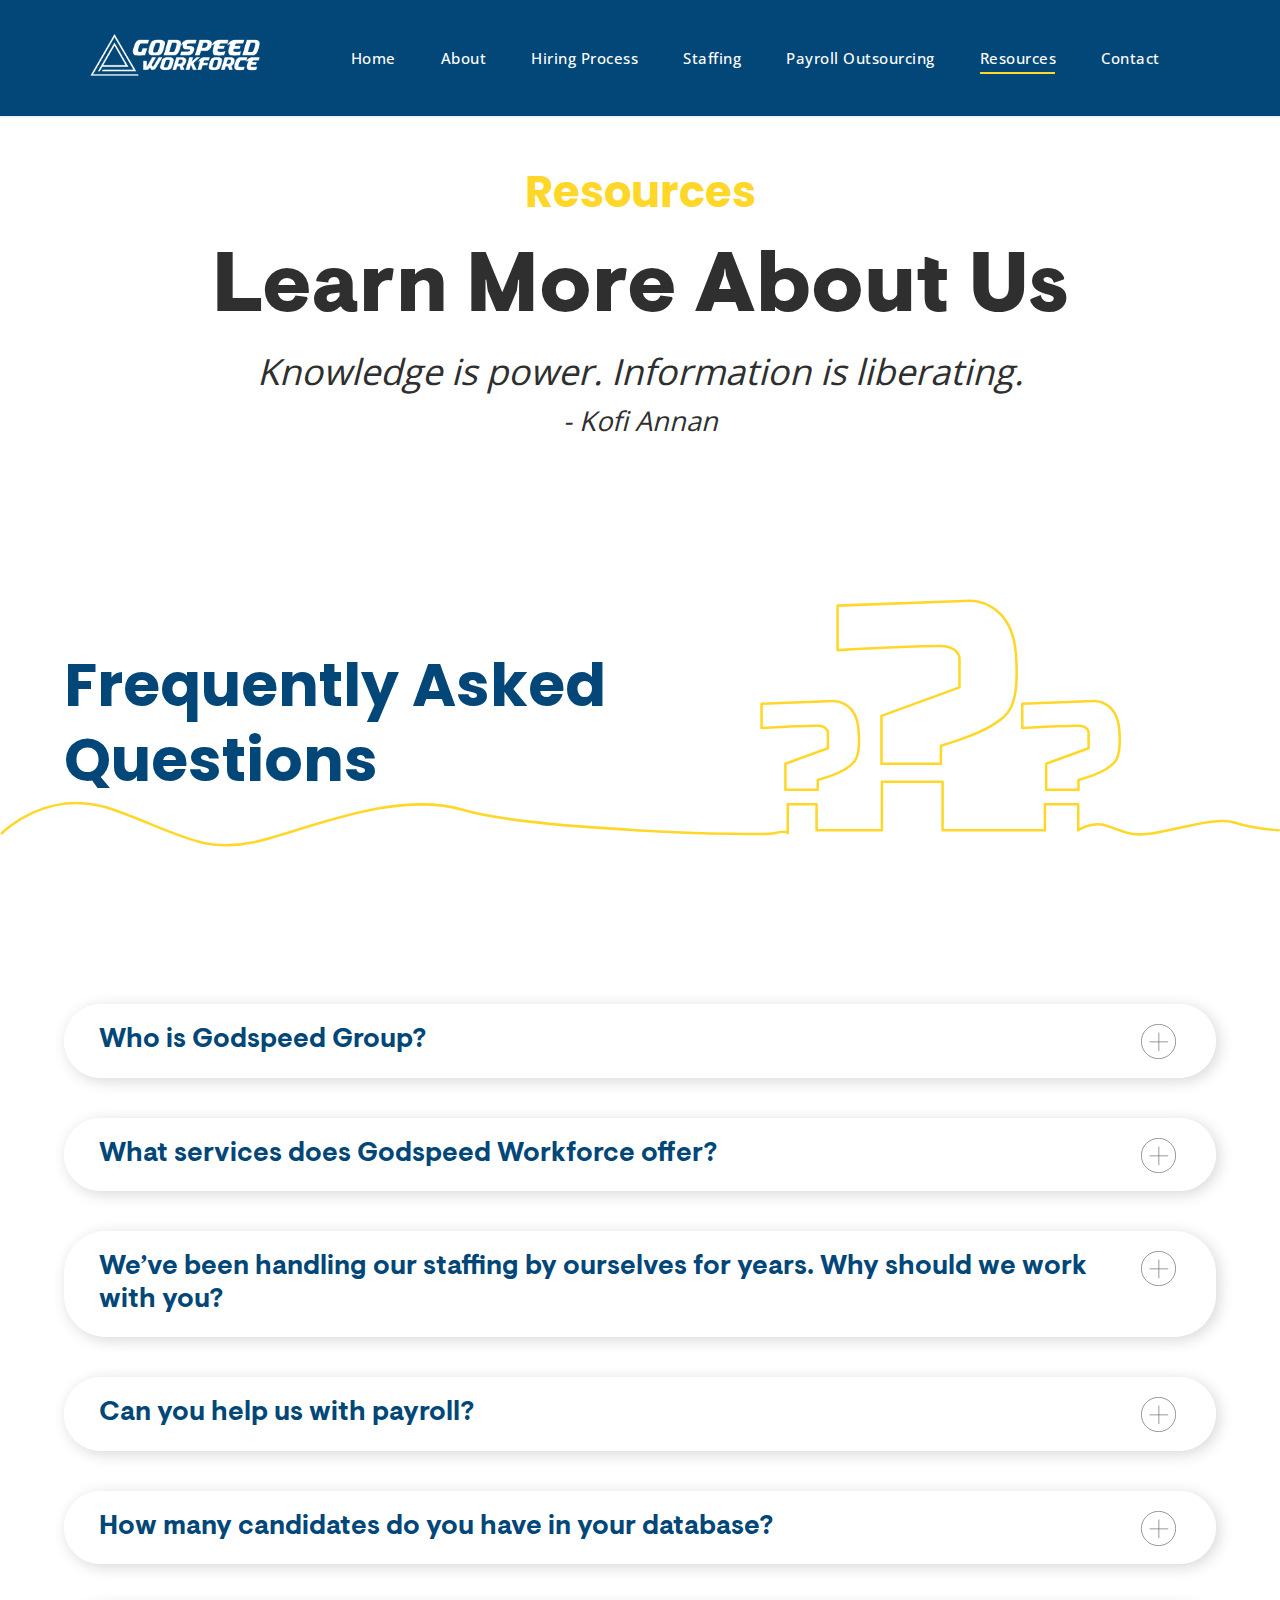
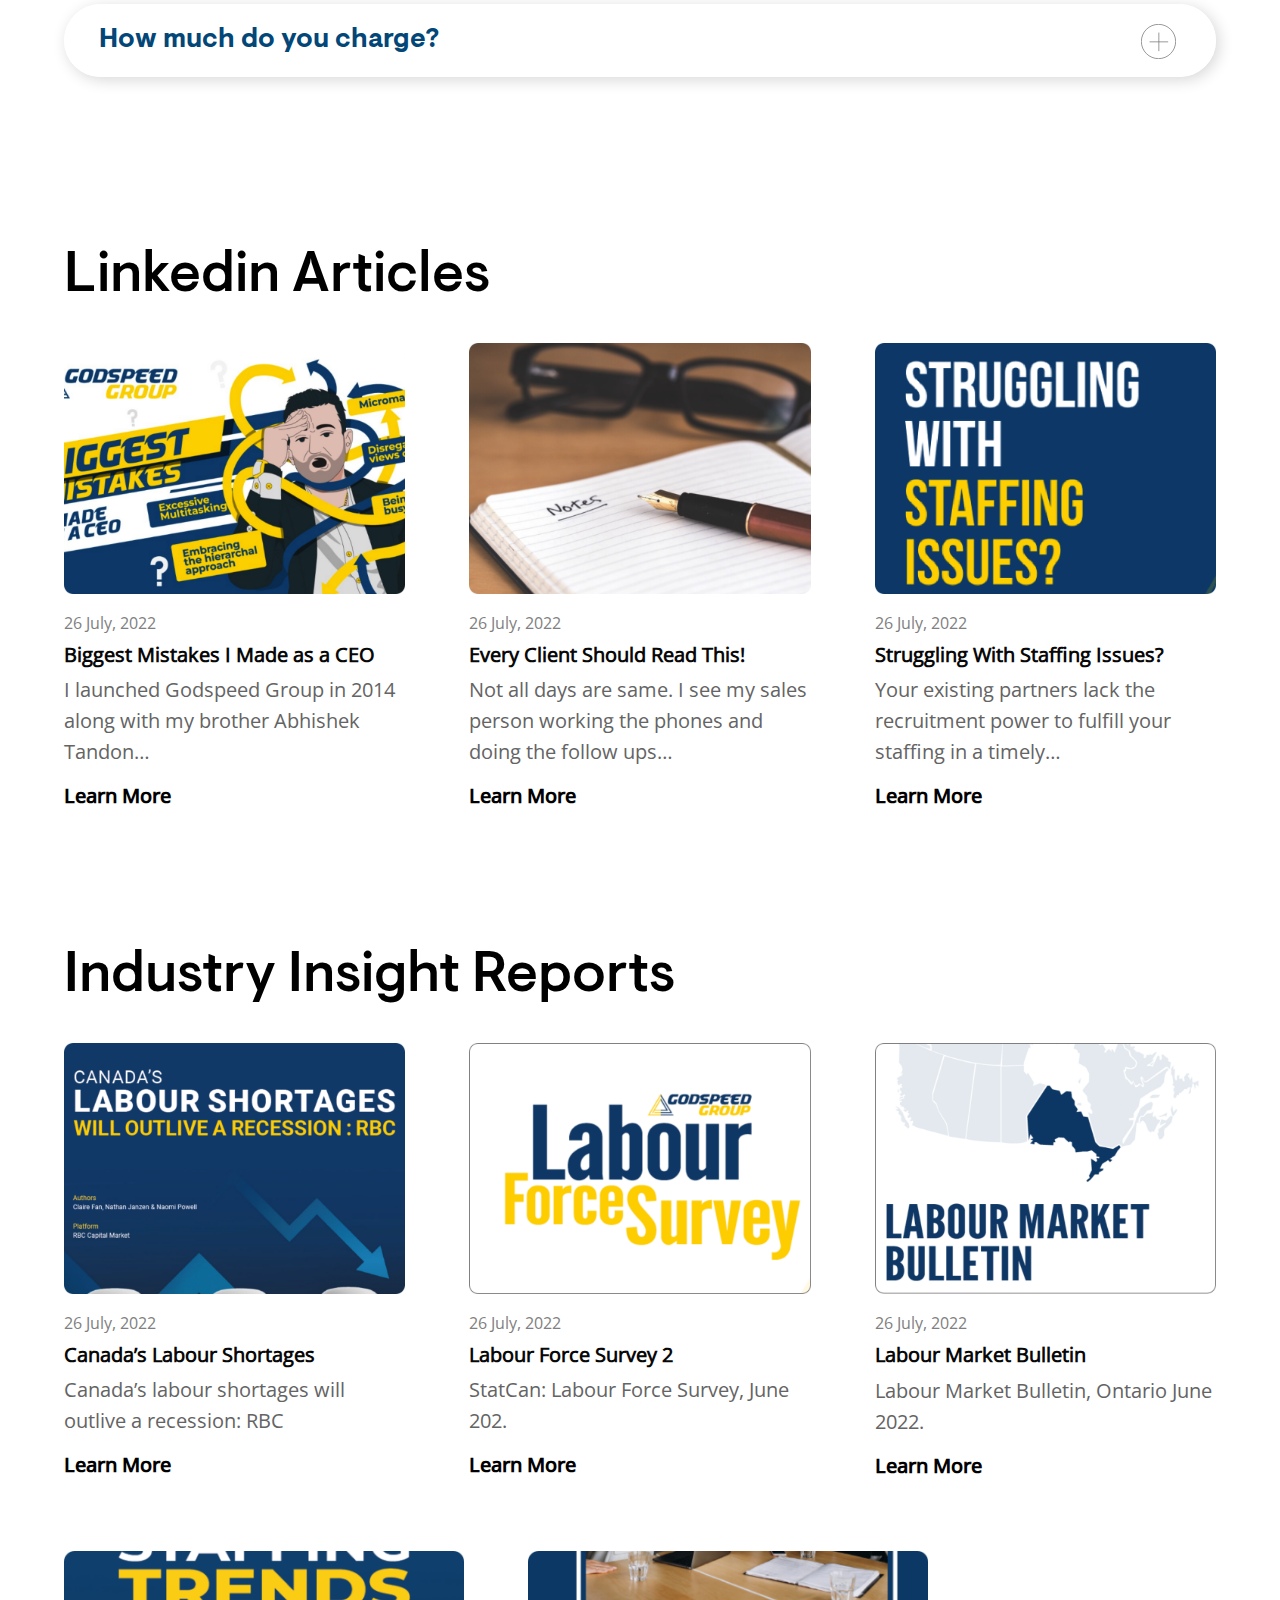
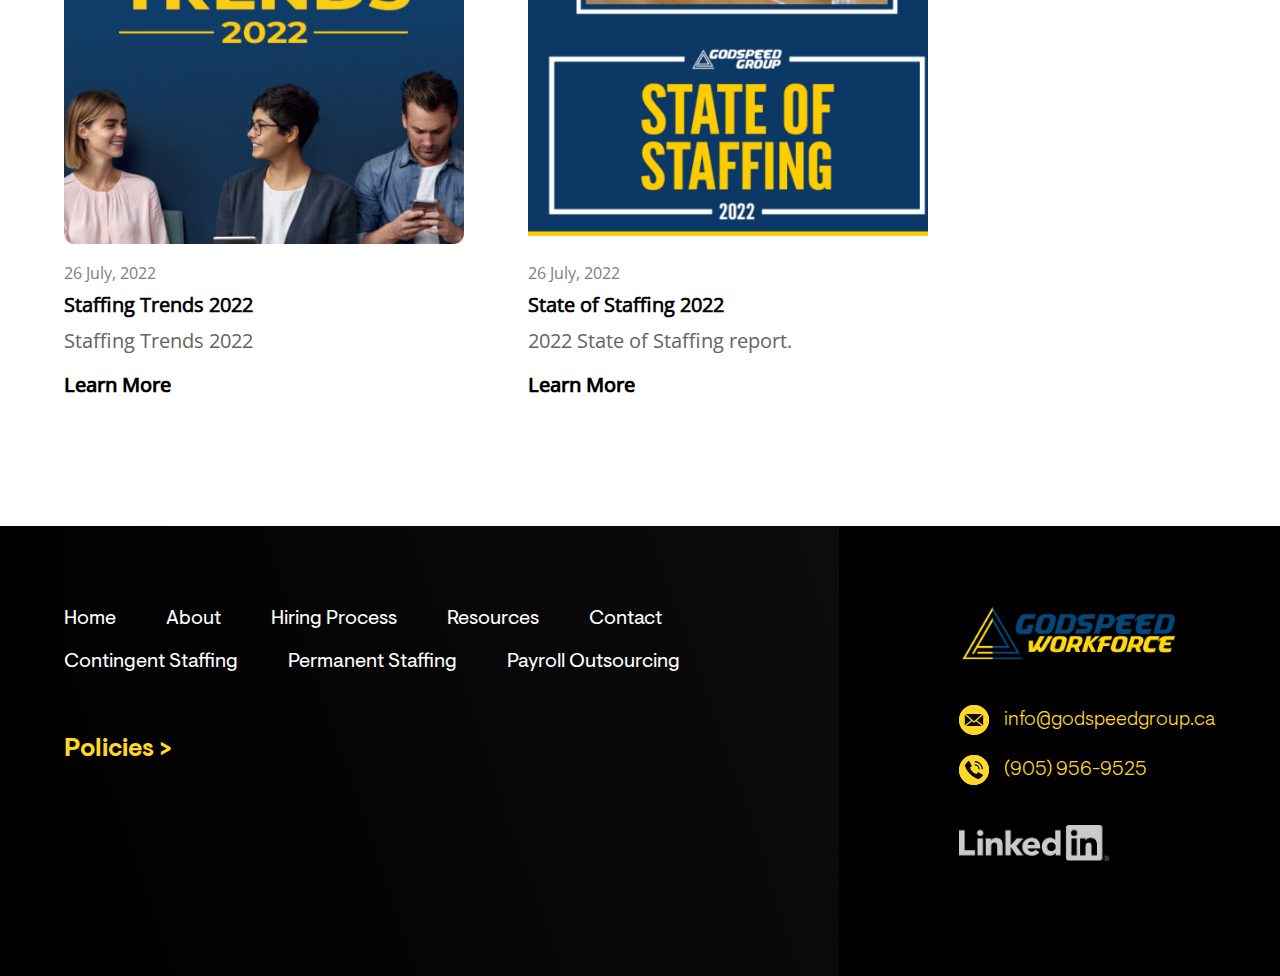
<file: resources.html>
<!DOCTYPE html>
<html lang="en">

<head>
    <meta charset="utf-8">
    <title>GodSpeed</title>
    <link rel="shortcut icon" href="resources/images/fav-icon.png">
    <meta name="viewport" content="width=device-width, initial-scale=1.0">

    <link rel="stylesheet" href="resources/css/widgets/venobox.css">
    <link rel="stylesheet" href="resources/css/widgets/splide.min.css">
    <link rel="stylesheet" href="resources/css/global/basic.css">
    <link rel="stylesheet" href="resources/css/global/typography.css">
    <link rel="stylesheet" href="resources/css/global/typography-specific.css">
    <link rel="stylesheet" href="resources/css/global/nav-style.css">
    <link rel="stylesheet" href="resources/css/global/universal-style.css">
    <link rel="stylesheet" href="resources/css/global/footer.css">

    <link rel="stylesheet" href="resources/css/resource/resource.css">

    <script src="resources/js/basic-func.js"></script>

</head>

<body>

    <!--------------- Navbar Section ----------------------------->
    <header>
        <nav class="navbar">
            <div class="container">
                <div class="navbar-header">
                    <button class="navbar-toggler" data-toggle="open-navbar1">
                        <span></span>
                        <span></span>
                        <span></span>
                    </button>
                    <a href="#">
                        <img src="resources/images/logo-white.png" alt="" width="170px">
                    </a>
                </div>
                <div class="nav-menu-container">
                    <div class="navbar-menu" id="open-navbar1">
                        <ul class="navbar-nav">
                            <li><a href="index.html">Home</a></li>
                            <li class="navbar-dropdown">
                                <a href="javascript:void(0)" class="dropdown-toggler" data-dropdown="my-dropdown-id">
                                    About <i class="fa fa-angle-down"></i>
                                </a>
                                <ul class="dropdown" id="my-dropdown-id">
                                    <!-- <li class="separator"></li>  -->
                                    <li><a href="about-us.html">About Us</a></li>
                                    <li><a href="leadership.html">
                                            The Team
                                        </a>
                                    </li>
                                </ul>
                            </li>
                            <li><a href="hiring-process.html">
                                    Hiring Process
                                </a></li>
                            <li class="navbar-dropdown">
                                <a href="#" class="dropdown-toggler" data-dropdown="blog">
                                    Staffing <i class="fa fa-angle-down"></i>
                                </a>
                                <ul class="dropdown" id="blog">
                                    <li><a href="contingent-staffing.html">Contingent Staffing</a></li>
                                    <li><a href="permanent-staffing.html">Permanent Staffing</a></li>
                                </ul>
                            </li>

                            <!-- <li><a href="#">Permanent<br> Staffing</a></li> -->
                            <li><a href="payroll-outsourcing.html">Payroll Outsourcing</a></li>
                            <li class="active"><a href="resources.html">Resources</a></li>
                            <li><a href="contact.html">Contact</a></li>
                        </ul>
                    </div>

                </div>
            </div>
        </nav>
    </header>
    <!--------------- Navbar Section ----------------------------->

    <main>
        <!------------ Banner ---------------->
        <section class="" id="res-section-1">
            <div class="banner-content-style-1" id="po-banner-content-1">
                <link rel="stylesheet" href="resources/css/widgets/widget-banner-content-1.css">
                <style>
                    #po-banner-content-1 {
                        --banner-content-max-width: 1150px;
                    }

                    .banner-content-style-1 .banner-title {
                        margin: 0px;
                    }

                    /* .banner-content-style-1 .banner-subtitle {
                        font-size: clamp(1.8em, calc(5vw + 0.25rem), 1.5em);
                    } */
                </style>
                <h2 class="banner-subtitle p-b10" data-font-family="Poppin-Bold">
                    <span>
                        Resources
                    </span>
                </h2>

                <h1 class="banner-title" data-hover-color='hover-color' data-font-family="VisueltPro-Black">
                    Learn More About Us
                </h1>

                <p class="banner-para" data-hover-color='hover-color' data-font-family="OpenSans-Regular">
                    <span>
                        <em>Knowledge is power. Information is liberating.</em>
                    </span>
                </p>
                <p data-hover-color='hover-color' data-font-family="OpenSans-Regular">
                    <span>
                        <em> - Kofi Annan</em>
                    </span>
                </p>
            </div>
        </section>
        <!------------ Banner ---------------->

        <section id="res-section-2">
            <div class="banner-container-type-folloze" id="banner-folloze-1">
                <link rel="stylesheet" href="resources/css/widgets/widget-banner-type-folloze.css">
                <style>
                    #banner-folloze-1 {
                        --banner-bg: url(../../../resources/images/resources/faq-bg.svg);
                        --banner-bg-alignment-x: right;
                        /* left | center | right */
                        --banner-bg-alignment-y: center;
                        /* left | center | right */
                        --banner-bg-size: min(100%, 1920px) 100%;
                        /* min(100%, 1920px) */
                        --banner-padding-top: 5em;
                        --banner-padding-bottom: 5em;

                        --banner-bg-repeat: no-repeat;

                        --banner-inner-bg: transparent;
                        --banner-content-bg: transparent;

                        --banner-content-alignment: flex-start;
                        /* flex-start | center | flex-end */
                        --banner-text-alignment: left;
                        /* left | center | right */
                        --banner-content-max-width: 900px;
                    }

                    @media(max-width:1442px) {
                        #banner-folloze-1 {
                            --banner-content-max-width: 700px;
                        }
                    }

                    @media(max-width:700px) {
                        #banner-folloze-1 {
                            --banner-content-max-width: 900px;
                        }
                    }
                </style>

                <div class="banner-inner-container">
                    <div class="banner-content">
                        <h2 data-font-family="Poppin-Bold" data-secondary-color='secondary-color' class="p-tb10">
                            Frequently
                            <br>
                            Asked Questions
                        </h2>
                    </div>
                </div>
            </div>
        </section>

        <section id="res-section-3">
            <link rel="stylesheet" href="resources/css/widgets/widgets-accordion.css">
            <style>
                .accordion-content .res-accordion .content a {
                    text-decoration: underline;
                }
            </style>
            <div class="accordion-content" data-width="limited">
                <div class="res-accordion">
                    <input type="checkbox" name="collapse" id="handle1">
                    <h3 class="handle" data-font-family="Visuelt-Bold">
                        <label for="handle1">Who is Godspeed Group?</label>
                    </h3>
                    <div class="content">
                        <p data-font-family="OpenSans-Regular">Godspeed Group is a leading staffing (Godspeed Workforce)
                            and logistics (Godspeed Supply Chain) solutions provider. It was founded in 2014 in Ontario
                            and has since expanded to multiple offices with hundreds of clients across Canada. For more,
                            <a href="about-us.html" target="_blank">click here</a>
                        </p>

                    </div>
                </div>
                <div class="res-accordion">
                    <input type="checkbox" name="collapse" id="handle2">
                    <h3 class="handle" data-font-family="Visuelt-Bold">
                        <label for="handle2">What services does Godspeed Workforce offer?</label>
                    </h3>
                    <div class="content">
                        <p data-font-family="OpenSans-Regular">At Godspeed Workforce, we take all the pain points of
                            hiring and resolve them by finding qualified candidates to do the job. We service the
                            following industries:</p>
                        <ul style="padding:10px 0px 10px 20px;">
                            <li data-font-family="OpenSans-Regular">Transportation/Warehouse</li>
                            <li data-font-family="OpenSans-Regular">Food Processing and Delivery</li>
                            <li data-font-family="OpenSans-Regular">E-Commerce</li>
                            <li data-font-family="OpenSans-Regular">Light Industrial Manufacturers</li>
                            <li data-font-family="OpenSans-Regular">Large Retail Brands</li>

                        </ul>
                        <p data-font-family="OpenSans-Regular">We specialize in both <a href="contingent-staffing.html"
                                target="_blank">contingent</a> and <a href="permanent-staffing.html"
                                target="_blank">permanent staffing</a>. </p>
                    </div>
                </div>
                <div class="res-accordion">
                    <input type="checkbox" name="collapse" id="handle3">
                    <h3 class="handle" data-font-family="Visuelt-Bold">
                        <label for="handle3">We’ve been handling our staffing by ourselves for years. Why should we work
                            with you?</label>
                    </h3>
                    <div class="content">
                        <p data-font-family="OpenSans-Regular">We understand that going through hundreds - if not
                            thousands - of resumes is time consuming. Plus, you might not even find the right candidate
                            after a series of interviews, and as a result, would need to restart the entire hiring
                            process.</p>

                        <p data-font-family="OpenSans-Regular" class="p-tb10">By working with Godspeed Workforce, you
                            can rest assured that you will only interview the most qualified candidates for the job. Our
                            team of 45 in-house recruiters are experienced in identifying the strengths and weaknesses
                            of each candidate, and therefore, placing them in the most appropriate role based on their
                            skills.</p>

                        <p data-font-family="OpenSans-Regular">We are powered by more than 2,500 hours of recruiting
                            every single week with 45 in-house recruiters working 8 hours per day, every day of the
                            week. By providing the right talent, we save time
                            and increase productivity. We add value by ensuring timely replacements, implementing cost
                            controls and compliance. We pride ourselves in creating rich, innovative, seamless and
                            beyond satisfactory recruitment experience. <a href="contact.html" target="_blank">Click
                                here</a> to start a
                            conversation with us.</p>
                    </div>
                </div>
                <div class="res-accordion">
                    <input type="checkbox" name="collapse" id="handle4">
                    <h3 class="handle" data-font-family="Visuelt-Bold">
                        <label for="handle4">Can you help us with payroll?</label>
                    </h3>
                    <div class="content">
                        <p data-font-family="OpenSans-Regular">Yes! Godspeed Workforce has all the right tools and
                            resources to manage your payroll operations. We take care of tax slips, payslips, direct
                            deposit, and everything in between. <a href="contact.html" target="_blank">Click here</a> to
                            know more.</p>

                    </div>
                </div>
                <div class="res-accordion">
                    <input type="checkbox" name="collapse" id="handle5">
                    <h3 class="handle" data-font-family="Visuelt-Bold">
                        <label for="handle5">How many candidates do you have in your database?</label>
                    </h3>
                    <div class="content">
                        <p data-font-family="OpenSans-Regular">We have more than 3,300 employable associates and
                            counting.</p>

                    </div>
                </div>
                <div class="res-accordion">
                    <input type="checkbox" name="collapse" id="handle6">
                    <h3 class="handle" data-font-family="Visuelt-Bold">
                        <label for="handle6">How much do you charge?</label>
                    </h3>
                    <div class="content">
                        <p data-font-family="OpenSans-Regular">Our pricing is very competitive and varies depending on
                            your company’s needs. Please contact us at <a href='contact.html'
                                target="_blank">info@godspeedgroup.ca</a>
                            and one of our sales
                            managers would be happy to provide you with a customized quote. </p>

                    </div>
                </div>

            </div>
        </section>

        <section id="res-section-4">
            <div class="heading-container" data-width="limited">
                <h2 class="pt30" data-font-family="Visuelt-Medium">Linkedin Articles</h2>
            </div>

            <div class="widget-blog-type-1" id="blog-type-1">
                <link rel="stylesheet" href="resources/css/widgets/widget-blog-type-1.css">
                <script src="resources/js/widgets/widget-blog-type-1.js"></script>
                <style>
                    /* @media(max-width:680px) {
                        .widget-blog-type-1 {
                            flex-direction: column;
                        }
                    } */
                </style>
                <script>
                    const articlesData = [
                        {
                            src: 'resources/images/resources/linkedin-article/1.png',
                            date: '26 July, 2022',
                            heading: 'Biggest Mistakes I Made as a CEO',
                            description: 'I launched Godspeed Group in 2014 along with my brother Abhishek Tandon…',
                            url: 'https://www.linkedin.com/pulse/biggest-mistakes-i-made-ceo-ash-ashish-tandon/'
                        },
                        {
                            src: 'resources/images/resources/linkedin-article/2.png',
                            date: '26 July, 2022',
                            heading: 'Every Client Should Read This!',
                            description: 'Not all days are same. I see my sales person working the phones and doing the follow ups…',
                            url: 'https://www.linkedin.com/pulse/every-client-should-read-ash-ashish-tandon/'
                        },
                        {
                            src: 'resources/images/resources/linkedin-article/3.png',
                            date: '26 July, 2022',
                            heading: 'Struggling With Staffing Issues? ',
                            description: 'Your existing partners lack the recruitment power to fulfill your staffing in a timely…',
                            url: 'https://www.linkedin.com/posts/godspeedgroup_revolutionize-your-hiring-with-godspeed-workforce-activity-6940395242999201793-V-oW/?utm_source=share&utm_medium=member_desktop'
                        },

                    ]

                    addPosts('#blog-type-1', articlesData)
                </script>
            </div>
        </section>

        <section id="res-section-5">
            <div class="heading-container" data-width="limited">
                <h2 class="pt30" data-font-family="Visuelt-Medium">Industry Insight Reports</h2>
            </div>

            <div class="widget-blog-type-1" id="blog-type-2">
                <link rel="stylesheet" href="resources/css/widgets/widget-blog-type-1.css">
                <script src="resources/js/widgets/widget-blog-type-1.js"></script>
                <script>
                    const reportsData = [
                        {
                            src: 'resources/images/resources/industry-insight-report/4.png',
                            date: '26 July, 2022',
                            heading: 'Canada’s Labour Shortages',
                            description: 'Canada’s labour shortages will outlive a recession: RBC',
                            url: 'resources/pdf/Canada-Labour-Shortages.pdf'
                        },
                        {
                            src: 'resources/images/resources/industry-insight-report/5.png',
                            date: '26 July, 2022',
                            heading: 'Labour Force Survey 2',
                            description: 'StatCan: Labour Force Survey, June 202.',
                            url: 'resources/pdf/Labour-Force-Survey.pdf'
                        },
                        {
                            src: 'resources/images/resources/industry-insight-report/6.png',
                            date: '26 July, 2022',
                            heading: 'Labour Market Bulletin',
                            description: 'Labour Market Bulletin, Ontario June 2022.',
                            url: 'resources/pdf/Labour-Market-Bulletin.pdf'
                        },
                        {
                            src: 'resources/images/resources/industry-insight-report/7.png',
                            date: '26 July, 2022',
                            heading: 'Staffing Trends 2022',
                            description: 'Staffing Trends 2022',
                            url: 'resources/pdf/Staffing-Trends-2022.pdf'
                        },
                        {
                            src: 'resources/images/resources/industry-insight-report/8.png',
                            date: '26 July, 2022',
                            heading: 'State of Staffing 2022',
                            description: '2022 State of Staffing report.',
                            url: 'resources/pdf/State-of-staffing-2022.pdf'
                        },


                    ]

                    addPosts('#blog-type-2', reportsData)
                </script>
            </div>
        </section>

    </main>

    <!-------------------------------------- Main Closed ----------------------------->



    <footer>
        <section class="footer" id="footer-section-2">
            <div class="content-container">
                <div class="content">
                    <div class="two-column-container">
                        <div class="column-left">
                            <ul>
                                <li>
                                    <a href="index.html">
                                        Home
                                    </a>
                                </li>

                                <li>
                                    <a href="about-us.html">
                                        About
                                    </a>
                                </li>

                                <li>
                                    <a href="hiring-process.html">
                                        Hiring Process
                                    </a>
                                </li>

                                <li>
                                    <a href="resources.html">
                                        Resources
                                    </a>
                                </li>

                                <li>
                                    <a href="contact.html">
                                        Contact
                                    </a>
                                </li>

                                <li>
                                    <a href="contingent-staffing.html">
                                        Contingent Staffing
                                    </a>
                                </li>

                                <li>
                                    <a href="permanent-staffing.html">
                                        Permanent Staffing
                                    </a>
                                </li>

                                <li>
                                    <a href="payroll-outsourcing.html">
                                        Payroll Outsourcing
                                    </a>
                                </li>
                            </ul>
                        </div>
                        <div class="column-middle">
                            <h5 onclick="toggleElementsState('footer-menu-1')" id="footer-title">
                                Policies
                                <span data-toggle-state="footer-menu-1" data-toggle-action="rotate-90">
                                    >
                                </span>
                            </h5>

                            <ul data-toggle-state="footer-menu-1" data-toggle-action="show-hide" data-status="passive">
                                <li style="order: 1;">
                                    <a href="policies.html#info1">
                                        Health & Safety Policy
                                    </a>
                                </li>

                                <li style="order: 3;">
                                    <a href="policies.html#info2">
                                        Anti Harassment Policy
                                    </a>
                                </li>

                                <li style="order: 5;">
                                    <a href="policies.html#info3">
                                        Privacy Policy
                                    </a>
                                </li>

                                <li style="order: 7;">
                                    <a href="policies.html#info4">
                                        Personal Information
                                    </a>
                                </li>

                                <li style="order: 2;">
                                    <a href="policies.html#info5">
                                        Personal Information Collected
                                    </a>
                                </li>

                                <li style="order: 4;">
                                    <a href="policies.html#info6">
                                        Use Of Personal Information
                                    </a>
                                </li>

                                <li style="order: 6;">
                                    <a href="policies.html#info7">
                                        Your Rights To Limit Use Of Personal Information
                                    </a>
                                </li>

                                <li style="order: 8;">
                                    <a href="policies.html#info8">
                                        Verifying The Accuracy Of Your Information
                                    </a>
                                </li>
                            </ul>
                        </div>
                    </div>
                    <div class="one-column-container">
                        <div class="site-logo">
                            <img src="resources/images/logo.png" width="220px" />
                        </div>

                        <div class="contact-info">
                            <a class="social-info" href="mailto:info@godspeedgroup.ca">
                                <span class="icon">
                                    <img src="resources/images/social-icons/email-footer.svg" alt="Mail">
                                </span>
                                <span>
                                    info@godspeedgroup.ca
                                </span>
                            </a>
                            <a class="social-info" href="phone:(905)956-9525">
                                <span class="icon">
                                    <img src="resources/images/social-icons/phone-footer.svg" alt="phone">
                                </span>
                                <span>(905) 956-9525</span>
                            </a>
                        </div>
                        <div class="copy-write">
                            <a href="https://ca.linkedin.com/company/godspeedgroup" target="_blank"><img
                                    src="resources/images/linkedIn-logo.png" width="150px" /></a>
                            <!-- <p>Copyright © Godspeed Group 2022<br> Powered By Kreatipedia Inc.</p> -->
                        </div>

                    </div>
                </div>
            </div>
        </section>
    </footer>

    <script src="resources/js/nav.js"></script>

</body>

</html>
</file>
<file: resources/css/widgets/venobox.css>
/* ------ venobox.css --------*/
.vbox-overlay *, .vbox-overlay *:before, .vbox-overlay *:after{
    -webkit-backface-visibility: hidden;
    -webkit-box-sizing:border-box;
    -moz-box-sizing:border-box;
    box-sizing:border-box;
}
.vbox-overlay * { 
    -webkit-backface-visibility: visible;
    backface-visibility: visible;
}
.vbox-overlay{
    display: -webkit-flex;
    display: flex;
    -webkit-flex-direction: column;
    flex-direction: column;
    -webkit-justify-content: center;
    justify-content: center;
    -webkit-align-items: center;
    align-items: center;
    position: fixed;
    left: 0;
    top: 0;
    bottom: 0;
    right: 0;
    z-index: 999999;
}

/* ----- navigation ----- */
.vbox-title{
    width: 100%;
    height: 40px;
    float: left;
    text-align: center;
    line-height: 28px;
    font-size: 12px;
    padding: 6px 50px;
    overflow: hidden;
    position: fixed;
    display: none;
    left: 0;
    z-index: 89;
}
.vbox-close{
    cursor: pointer;
    position: fixed;
    top: -1px;
    right: 0;
    width: 50px;
    height: 40px;
    padding: 6px;
    display: block;
    background-position:10px center;
    overflow: hidden;
    font-size: 24px;
    line-height: 1;
    text-align: center;
    z-index: 99;
}
.vbox-left{
    cursor: pointer;
    position: fixed;
    left: 0;
    height: 40px;
    overflow: hidden;
    line-height: 28px;
    font-size: 12px;
    z-index: 99;
    display: flex;
    align-items:center;
}
.vbox-num{
    display: inline-block;
    margin: 6px 0 6px 15px;
}
/* ----- Social share ----- */
.vbox-share{
    line-height: 28px;
    font-size: 12px;
    overflow: hidden;
    position: fixed;
    left: 0;
    z-index: 98;
    display: flex;
    align-items:center;
    justify-content: center;
    width: 100%;
    text-align: center;
}
.vbox-share svg{
    max-height: 28px;
    width: 28px;
    z-index: 10;
    margin-left: 12px;
    margin-top: 6px;
    margin-bottom: 6px;
    vertical-align: middle;
}


/* ----- navigation ARROWS ----- */
.vbox-next, .vbox-prev{
    position: fixed;
    top: 50%;
    margin-top: -15px;
    overflow: hidden;
    cursor: pointer;
    display: block;
    width: 45px;
    height: 45px;
    z-index: 99;
}
.vbox-next span, .vbox-prev span{
    position: relative;
    width: 20px;
    height: 20px;
    border: 2px solid transparent;
    border-top-color: #B6B6B6;
    border-right-color: #B6B6B6;
    text-indent: -100px;
    position: absolute;
    top: 8px;
    display: block;
}
.vbox-prev{
    left: 15px;
}
.vbox-next{
    right: 15px;
}
.vbox-prev span{
    left: 10px;
    -ms-transform: rotate(-135deg);
    -webkit-transform: rotate(-135deg);
    transform: rotate(-135deg);
}
.vbox-next span{
    -ms-transform: rotate(45deg);
    -webkit-transform: rotate(45deg);
    transform: rotate(45deg);
    right: 10px;
}
/* ------- inline window ------ */
.vbox-inline{
    width: 420px;
    height: 315px;
    height: 70vh;
    padding: 10px;
    background: #fff;
    margin: 0 auto;
    overflow: auto;
    text-align: left;
}
/* ------- Video & iFrames window ------ */
.venoframe{
    max-width: 100%;
    width: 100%;
    border: none;
    width: 100%;
    height: 260px;
    height: 70vh;
}
.venoframe.vbvid{
    height: 260px;
}
@media (min-width: 768px) {
    .venoframe, .vbox-inline{
        width: 90%;
        height: 360px;
        height: 70vh;
    }
    .venoframe.vbvid{
        width: 640px;
        height: 360px;
    }
}
@media (min-width: 992px) {
    .venoframe, .vbox-inline{
        max-width: 1200px;
        width: 80%;
        height: 540px;
        height: 70vh;
    }
    .venoframe.vbvid{
        width: 960px;
        height: 540px;
    }
}
/* 
Please do NOT edit this part! 
or at least read this note: http://i.imgur.com/7C0ws9e.gif
*/
.vbox-open{
    overflow: hidden;
}
.vbox-container{
    position: absolute;
    left: 0;
    right: 0;
    top: 0;
    bottom: 0;
    overflow-x: hidden;
    overflow-y: scroll;
    overflow-scrolling: touch;
    -webkit-overflow-scrolling: touch;
    z-index: 20;
    max-height: 100%;

}

.vbox-content{
    text-align: center;
    float: left;
    width: 100%;
    position: relative;
    overflow: hidden;
    padding: 20px 4%;
}
.vbox-container img{
    max-width: 100%;
    height: auto;
}
.vbox-figlio{
    box-shadow: 0 0 12px rgba(0,0,0,0.19), 0 6px 6px rgba(0,0,0,0.23);
    max-width: 100%;
    text-align: initial;
}
img.vbox-figlio{
    -webkit-user-select: none;
-khtml-user-select: none;
-moz-user-select: none;
-o-user-select: none;
user-select: none;
}
.vbox-content.swipe-left{
    margin-left: -200px !important;
}
.vbox-content.swipe-right{
    margin-left: 200px !important;
}
.vbox-animated{
    webkit-transition: margin 300ms ease-out;
    transition: margin 300ms ease-out;
}

/* ---------- preloader ----------
 * SPINKIT 
 * http://tobiasahlin.com/spinkit/
-------------------------------- */
.sk-double-bounce,.sk-rotating-plane{width:40px;height:40px;margin:40px auto}.sk-rotating-plane{background-color:#333;-webkit-animation:sk-rotatePlane 1.2s infinite ease-in-out;animation:sk-rotatePlane 1.2s infinite ease-in-out}@-webkit-keyframes sk-rotatePlane{0%{-webkit-transform:perspective(120px) rotateX(0) rotateY(0);transform:perspective(120px) rotateX(0) rotateY(0)}50%{-webkit-transform:perspective(120px) rotateX(-180.1deg) rotateY(0);transform:perspective(120px) rotateX(-180.1deg) rotateY(0)}100%{-webkit-transform:perspective(120px) rotateX(-180deg) rotateY(-179.9deg);transform:perspective(120px) rotateX(-180deg) rotateY(-179.9deg)}}@keyframes sk-rotatePlane{0%{-webkit-transform:perspective(120px) rotateX(0) rotateY(0);transform:perspective(120px) rotateX(0) rotateY(0)}50%{-webkit-transform:perspective(120px) rotateX(-180.1deg) rotateY(0);transform:perspective(120px) rotateX(-180.1deg) rotateY(0)}100%{-webkit-transform:perspective(120px) rotateX(-180deg) rotateY(-179.9deg);transform:perspective(120px) rotateX(-180deg) rotateY(-179.9deg)}}.sk-double-bounce{position:relative}.sk-double-bounce .sk-child{width:100%;height:100%;border-radius:50%;background-color:#333;opacity:.6;position:absolute;top:0;left:0;-webkit-animation:sk-doubleBounce 2s infinite ease-in-out;animation:sk-doubleBounce 2s infinite ease-in-out}.sk-chasing-dots .sk-child,.sk-spinner-pulse,.sk-three-bounce .sk-child{background-color:#333;border-radius:100%}.sk-double-bounce .sk-double-bounce2{-webkit-animation-delay:-1s;animation-delay:-1s}@-webkit-keyframes sk-doubleBounce{0%,100%{-webkit-transform:scale(0);transform:scale(0)}50%{-webkit-transform:scale(1);transform:scale(1)}}@keyframes sk-doubleBounce{0%,100%{-webkit-transform:scale(0);transform:scale(0)}50%{-webkit-transform:scale(1);transform:scale(1)}}.sk-wave{margin:40px auto;width:50px;height:40px;text-align:center;font-size:10px}.sk-wave .sk-rect{background-color:#333;height:100%;width:6px;display:inline-block;-webkit-animation:sk-waveStretchDelay 1.2s infinite ease-in-out;animation:sk-waveStretchDelay 1.2s infinite ease-in-out}.sk-wave .sk-rect1{-webkit-animation-delay:-1.2s;animation-delay:-1.2s}.sk-wave .sk-rect2{-webkit-animation-delay:-1.1s;animation-delay:-1.1s}.sk-wave .sk-rect3{-webkit-animation-delay:-1s;animation-delay:-1s}.sk-wave .sk-rect4{-webkit-animation-delay:-.9s;animation-delay:-.9s}.sk-wave .sk-rect5{-webkit-animation-delay:-.8s;animation-delay:-.8s}@-webkit-keyframes sk-waveStretchDelay{0%,100%,40%{-webkit-transform:scaleY(.4);transform:scaleY(.4)}20%{-webkit-transform:scaleY(1);transform:scaleY(1)}}@keyframes sk-waveStretchDelay{0%,100%,40%{-webkit-transform:scaleY(.4);transform:scaleY(.4)}20%{-webkit-transform:scaleY(1);transform:scaleY(1)}}.sk-wandering-cubes{margin:40px auto;width:40px;height:40px;position:relative}.sk-wandering-cubes .sk-cube{background-color:#333;width:10px;height:10px;position:absolute;top:0;left:0;-webkit-animation:sk-wanderingCube 1.8s ease-in-out -1.8s infinite both;animation:sk-wanderingCube 1.8s ease-in-out -1.8s infinite both}.sk-chasing-dots,.sk-spinner-pulse{width:40px;height:40px;margin:40px auto}.sk-wandering-cubes .sk-cube2{-webkit-animation-delay:-.9s;animation-delay:-.9s}@-webkit-keyframes sk-wanderingCube{0%{-webkit-transform:rotate(0);transform:rotate(0)}25%{-webkit-transform:translateX(30px) rotate(-90deg) scale(.5);transform:translateX(30px) rotate(-90deg) scale(.5)}50%{-webkit-transform:translateX(30px) translateY(30px) rotate(-179deg);transform:translateX(30px) translateY(30px) rotate(-179deg)}50.1%{-webkit-transform:translateX(30px) translateY(30px) rotate(-180deg);transform:translateX(30px) translateY(30px) rotate(-180deg)}75%{-webkit-transform:translateX(0) translateY(30px) rotate(-270deg) scale(.5);transform:translateX(0) translateY(30px) rotate(-270deg) scale(.5)}100%{-webkit-transform:rotate(-360deg);transform:rotate(-360deg)}}@keyframes sk-wanderingCube{0%{-webkit-transform:rotate(0);transform:rotate(0)}25%{-webkit-transform:translateX(30px) rotate(-90deg) scale(.5);transform:translateX(30px) rotate(-90deg) scale(.5)}50%{-webkit-transform:translateX(30px) translateY(30px) rotate(-179deg);transform:translateX(30px) translateY(30px) rotate(-179deg)}50.1%{-webkit-transform:translateX(30px) translateY(30px) rotate(-180deg);transform:translateX(30px) translateY(30px) rotate(-180deg)}75%{-webkit-transform:translateX(0) translateY(30px) rotate(-270deg) scale(.5);transform:translateX(0) translateY(30px) rotate(-270deg) scale(.5)}100%{-webkit-transform:rotate(-360deg);transform:rotate(-360deg)}}.sk-spinner-pulse{-webkit-animation:sk-pulseScaleOut 1s infinite ease-in-out;animation:sk-pulseScaleOut 1s infinite ease-in-out}@-webkit-keyframes sk-pulseScaleOut{0%{-webkit-transform:scale(0);transform:scale(0)}100%{-webkit-transform:scale(1);transform:scale(1);opacity:0}}@keyframes sk-pulseScaleOut{0%{-webkit-transform:scale(0);transform:scale(0)}100%{-webkit-transform:scale(1);transform:scale(1);opacity:0}}.sk-chasing-dots{position:relative;text-align:center;-webkit-animation:sk-chasingDotsRotate 2s infinite linear;animation:sk-chasingDotsRotate 2s infinite linear}.sk-chasing-dots .sk-child{width:60%;height:60%;display:inline-block;position:absolute;top:0;-webkit-animation:sk-chasingDotsBounce 2s infinite ease-in-out;animation:sk-chasingDotsBounce 2s infinite ease-in-out}.sk-chasing-dots .sk-dot2{top:auto;bottom:0;-webkit-animation-delay:-1s;animation-delay:-1s}@-webkit-keyframes sk-chasingDotsRotate{100%{-webkit-transform:rotate(360deg);transform:rotate(360deg)}}@keyframes sk-chasingDotsRotate{100%{-webkit-transform:rotate(360deg);transform:rotate(360deg)}}@-webkit-keyframes sk-chasingDotsBounce{0%,100%{-webkit-transform:scale(0);transform:scale(0)}50%{-webkit-transform:scale(1);transform:scale(1)}}@keyframes sk-chasingDotsBounce{0%,100%{-webkit-transform:scale(0);transform:scale(0)}50%{-webkit-transform:scale(1);transform:scale(1)}}.sk-three-bounce{margin:40px auto;width:80px;text-align:center}.sk-three-bounce .sk-child{width:20px;height:20px;display:inline-block;-webkit-animation:sk-three-bounce 1.4s ease-in-out 0s infinite both;animation:sk-three-bounce 1.4s ease-in-out 0s infinite both}.sk-circle .sk-child:before,.sk-fading-circle .sk-circle:before{display:block;border-radius:100%;content:'';background-color:#333}.sk-three-bounce .sk-bounce1{-webkit-animation-delay:-.32s;animation-delay:-.32s}.sk-three-bounce .sk-bounce2{-webkit-animation-delay:-.16s;animation-delay:-.16s}@-webkit-keyframes sk-three-bounce{0%,100%,80%{-webkit-transform:scale(0);transform:scale(0)}40%{-webkit-transform:scale(1);transform:scale(1)}}@keyframes sk-three-bounce{0%,100%,80%{-webkit-transform:scale(0);transform:scale(0)}40%{-webkit-transform:scale(1);transform:scale(1)}}.sk-circle{margin:40px auto;width:40px;height:40px;position:relative}.sk-circle .sk-child{width:100%;height:100%;position:absolute;left:0;top:0}.sk-circle .sk-child:before{margin:0 auto;width:15%;height:15%;-webkit-animation:sk-circleBounceDelay 1.2s infinite ease-in-out both;animation:sk-circleBounceDelay 1.2s infinite ease-in-out both}.sk-circle .sk-circle2{-webkit-transform:rotate(30deg);-ms-transform:rotate(30deg);transform:rotate(30deg)}.sk-circle .sk-circle3{-webkit-transform:rotate(60deg);-ms-transform:rotate(60deg);transform:rotate(60deg)}.sk-circle .sk-circle4{-webkit-transform:rotate(90deg);-ms-transform:rotate(90deg);transform:rotate(90deg)}.sk-circle .sk-circle5{-webkit-transform:rotate(120deg);-ms-transform:rotate(120deg);transform:rotate(120deg)}.sk-circle .sk-circle6{-webkit-transform:rotate(150deg);-ms-transform:rotate(150deg);transform:rotate(150deg)}.sk-circle .sk-circle7{-webkit-transform:rotate(180deg);-ms-transform:rotate(180deg);transform:rotate(180deg)}.sk-circle .sk-circle8{-webkit-transform:rotate(210deg);-ms-transform:rotate(210deg);transform:rotate(210deg)}.sk-circle .sk-circle9{-webkit-transform:rotate(240deg);-ms-transform:rotate(240deg);transform:rotate(240deg)}.sk-circle .sk-circle10{-webkit-transform:rotate(270deg);-ms-transform:rotate(270deg);transform:rotate(270deg)}.sk-circle .sk-circle11{-webkit-transform:rotate(300deg);-ms-transform:rotate(300deg);transform:rotate(300deg)}.sk-circle .sk-circle12{-webkit-transform:rotate(330deg);-ms-transform:rotate(330deg);transform:rotate(330deg)}.sk-circle .sk-circle2:before{-webkit-animation-delay:-1.1s;animation-delay:-1.1s}.sk-circle .sk-circle3:before{-webkit-animation-delay:-1s;animation-delay:-1s}.sk-circle .sk-circle4:before{-webkit-animation-delay:-.9s;animation-delay:-.9s}.sk-circle .sk-circle5:before{-webkit-animation-delay:-.8s;animation-delay:-.8s}.sk-circle .sk-circle6:before{-webkit-animation-delay:-.7s;animation-delay:-.7s}.sk-circle .sk-circle7:before{-webkit-animation-delay:-.6s;animation-delay:-.6s}.sk-circle .sk-circle8:before{-webkit-animation-delay:-.5s;animation-delay:-.5s}.sk-circle .sk-circle9:before{-webkit-animation-delay:-.4s;animation-delay:-.4s}.sk-circle .sk-circle10:before{-webkit-animation-delay:-.3s;animation-delay:-.3s}.sk-circle .sk-circle11:before{-webkit-animation-delay:-.2s;animation-delay:-.2s}.sk-circle .sk-circle12:before{-webkit-animation-delay:-.1s;animation-delay:-.1s}@-webkit-keyframes sk-circleBounceDelay{0%,100%,80%{-webkit-transform:scale(0);transform:scale(0)}40%{-webkit-transform:scale(1);transform:scale(1)}}@keyframes sk-circleBounceDelay{0%,100%,80%{-webkit-transform:scale(0);transform:scale(0)}40%{-webkit-transform:scale(1);transform:scale(1)}}.sk-cube-grid{width:40px;height:40px;margin:40px auto}.sk-cube-grid .sk-cube{width:33.33%;height:33.33%;background-color:#333;float:left;-webkit-animation:sk-cubeGridScaleDelay 1.3s infinite ease-in-out;animation:sk-cubeGridScaleDelay 1.3s infinite ease-in-out}.sk-cube-grid .sk-cube1{-webkit-animation-delay:.2s;animation-delay:.2s}.sk-cube-grid .sk-cube2{-webkit-animation-delay:.3s;animation-delay:.3s}.sk-cube-grid .sk-cube3{-webkit-animation-delay:.4s;animation-delay:.4s}.sk-cube-grid .sk-cube4{-webkit-animation-delay:.1s;animation-delay:.1s}.sk-cube-grid .sk-cube5{-webkit-animation-delay:.2s;animation-delay:.2s}.sk-cube-grid .sk-cube6{-webkit-animation-delay:.3s;animation-delay:.3s}.sk-cube-grid .sk-cube7{-webkit-animation-delay:0ms;animation-delay:0ms}.sk-cube-grid .sk-cube8{-webkit-animation-delay:.1s;animation-delay:.1s}.sk-cube-grid .sk-cube9{-webkit-animation-delay:.2s;animation-delay:.2s}@-webkit-keyframes sk-cubeGridScaleDelay{0%,100%,70%{-webkit-transform:scale3D(1,1,1);transform:scale3D(1,1,1)}35%{-webkit-transform:scale3D(0,0,1);transform:scale3D(0,0,1)}}@keyframes sk-cubeGridScaleDelay{0%,100%,70%{-webkit-transform:scale3D(1,1,1);transform:scale3D(1,1,1)}35%{-webkit-transform:scale3D(0,0,1);transform:scale3D(0,0,1)}}.sk-fading-circle{margin:40px auto;width:40px;height:40px;position:relative}.sk-fading-circle .sk-circle{width:100%;height:100%;position:absolute;left:0;top:0}.sk-fading-circle .sk-circle:before{margin:0 auto;width:15%;height:15%;-webkit-animation:sk-circleFadeDelay 1.2s infinite ease-in-out both;animation:sk-circleFadeDelay 1.2s infinite ease-in-out both}.sk-fading-circle .sk-circle2{-webkit-transform:rotate(30deg);-ms-transform:rotate(30deg);transform:rotate(30deg)}.sk-fading-circle .sk-circle3{-webkit-transform:rotate(60deg);-ms-transform:rotate(60deg);transform:rotate(60deg)}.sk-fading-circle .sk-circle4{-webkit-transform:rotate(90deg);-ms-transform:rotate(90deg);transform:rotate(90deg)}.sk-fading-circle .sk-circle5{-webkit-transform:rotate(120deg);-ms-transform:rotate(120deg);transform:rotate(120deg)}.sk-fading-circle .sk-circle6{-webkit-transform:rotate(150deg);-ms-transform:rotate(150deg);transform:rotate(150deg)}.sk-fading-circle .sk-circle7{-webkit-transform:rotate(180deg);-ms-transform:rotate(180deg);transform:rotate(180deg)}.sk-fading-circle .sk-circle8{-webkit-transform:rotate(210deg);-ms-transform:rotate(210deg);transform:rotate(210deg)}.sk-fading-circle .sk-circle9{-webkit-transform:rotate(240deg);-ms-transform:rotate(240deg);transform:rotate(240deg)}.sk-fading-circle .sk-circle10{-webkit-transform:rotate(270deg);-ms-transform:rotate(270deg);transform:rotate(270deg)}.sk-fading-circle .sk-circle11{-webkit-transform:rotate(300deg);-ms-transform:rotate(300deg);transform:rotate(300deg)}.sk-fading-circle .sk-circle12{-webkit-transform:rotate(330deg);-ms-transform:rotate(330deg);transform:rotate(330deg)}.sk-fading-circle .sk-circle2:before{-webkit-animation-delay:-1.1s;animation-delay:-1.1s}.sk-fading-circle .sk-circle3:before{-webkit-animation-delay:-1s;animation-delay:-1s}.sk-fading-circle .sk-circle4:before{-webkit-animation-delay:-.9s;animation-delay:-.9s}.sk-fading-circle .sk-circle5:before{-webkit-animation-delay:-.8s;animation-delay:-.8s}.sk-fading-circle .sk-circle6:before{-webkit-animation-delay:-.7s;animation-delay:-.7s}.sk-fading-circle .sk-circle7:before{-webkit-animation-delay:-.6s;animation-delay:-.6s}.sk-fading-circle .sk-circle8:before{-webkit-animation-delay:-.5s;animation-delay:-.5s}.sk-fading-circle .sk-circle9:before{-webkit-animation-delay:-.4s;animation-delay:-.4s}.sk-fading-circle .sk-circle10:before{-webkit-animation-delay:-.3s;animation-delay:-.3s}.sk-fading-circle .sk-circle11:before{-webkit-animation-delay:-.2s;animation-delay:-.2s}.sk-fading-circle .sk-circle12:before{-webkit-animation-delay:-.1s;animation-delay:-.1s}@-webkit-keyframes sk-circleFadeDelay{0%,100%,39%{opacity:0}40%{opacity:1}}@keyframes sk-circleFadeDelay{0%,100%,39%{opacity:0}40%{opacity:1}}.sk-folding-cube{margin:40px auto;width:40px;height:40px;position:relative;-webkit-transform:rotateZ(45deg);transform:rotateZ(45deg)}.sk-folding-cube .sk-cube{float:left;width:50%;height:50%;position:relative;-webkit-transform:scale(1.1);-ms-transform:scale(1.1);transform:scale(1.1)}.sk-folding-cube .sk-cube:before{content:'';position:absolute;top:0;left:0;width:100%;height:100%;background-color:#333;-webkit-animation:sk-foldCubeAngle 2.4s infinite linear both;animation:sk-foldCubeAngle 2.4s infinite linear both;-webkit-transform-origin:100% 100%;-ms-transform-origin:100% 100%;transform-origin:100% 100%}.sk-folding-cube .sk-cube2{-webkit-transform:scale(1.1) rotateZ(90deg);transform:scale(1.1) rotateZ(90deg)}.sk-folding-cube .sk-cube3{-webkit-transform:scale(1.1) rotateZ(180deg);transform:scale(1.1) rotateZ(180deg)}.sk-folding-cube .sk-cube4{-webkit-transform:scale(1.1) rotateZ(270deg);transform:scale(1.1) rotateZ(270deg)}.sk-folding-cube .sk-cube2:before{-webkit-animation-delay:.3s;animation-delay:.3s}.sk-folding-cube .sk-cube3:before{-webkit-animation-delay:.6s;animation-delay:.6s}.sk-folding-cube .sk-cube4:before{-webkit-animation-delay:.9s;animation-delay:.9s}@-webkit-keyframes sk-foldCubeAngle{0%,10%{-webkit-transform:perspective(140px) rotateX(-180deg);transform:perspective(140px) rotateX(-180deg);opacity:0}25%,75%{-webkit-transform:perspective(140px) rotateX(0);transform:perspective(140px) rotateX(0);opacity:1}100%,90%{-webkit-transform:perspective(140px) rotateY(180deg);transform:perspective(140px) rotateY(180deg);opacity:0}}@keyframes sk-foldCubeAngle{0%,10%{-webkit-transform:perspective(140px) rotateX(-180deg);transform:perspective(140px) rotateX(-180deg);opacity:0}25%,75%{-webkit-transform:perspective(140px) rotateX(0);transform:perspective(140px) rotateX(0);opacity:1}100%,90%{-webkit-transform:perspective(140px) rotateY(180deg);transform:perspective(140px) rotateY(180deg);opacity:0}}
</file>
<file: resources/css/global/basic.css>
* {
    box-sizing: border-box;
    padding: 0;
    margin: 0;
     scroll-behavior: smooth;
    
}

section > * {
    margin: 0 auto;
}

button {
    border: 0;
}

[data-visible-screen="mobile"] {
    display: none;
}

@media (max-width: 500px) {
    [data-display-mobile="hidden"] {
        display: none !important;
    }
    
    [data-visible-screen="mobile"] {
        display: block;
    }
}
</file>
<file: resources/css/global/typography.css>
/* Desktop */
@media (min-width: 1150px) {
    :root {
        --font-size-p: 1.134em;
        --font-size-p2: 1.3em;
        --font-size-h1: 3.25em;
        --font-size-h2: 2.8em;
        --font-size-h3: 1.33em;
        --font-size-h4: 1.35em;
        --font-size-blockquote: 1.5em;
        --font-size-button: 0.9375em;
        --font-size-popup-button: 1.125em;
        --font-size-input: 1.25em;

        --line-height-p: 1.555em;
        --line-height-h1: 1.05em;
        --line-height-h2: 1.25em;
        --line-height-h3: 1.25em;
        --line-height-h4: 1.222em;
        --line-height-blockquote: 1.458em;
    }
}


/* Tablet */
@media (min-width: 550px) and (max-width: 1150px) {
    :root {
        --font-size-p: 1.134em;
        --font-size-p2: 1em;
        --font-size-h1: 3em;
        --font-size-h2: 2.5em;
        --font-size-h3: 1.5em;
        --font-size-h4: 1.125em;
        --font-size-blockquote: 1.5em;
        --font-size-button: 0.9375em;
        --font-size-popup-button: 1.125em;
        --font-size-input: 1.25em;

        --line-height-p: 1.555em;
        --line-height-h1: 1.125em;
        --line-height-h2: 1.25em;
        --line-height-h3: 1.25em;
        --line-height-h4: 1.222em;
        --line-height-blockquote: 1.458em;
    }
}

/* Mobile */
@media (max-width: 550px) {
    :root {
        --font-size-p: 1em;
        --font-size-p2: 1em;
        --font-size-h1: 2.5em;
        --font-size-h2: 1.625em;
        --font-size-h3: 1.375em;
        --font-size-h4: 1.125em;
        --font-size-blockquote: 1.25em;
        --font-size-button: 0.9375em;
        --font-size-popup-button: 1.125em;
        --font-size-input: 1.25em;

        --line-height-p: 1.25em;
        --line-height-h1: 1.25em;
        --line-height-h2: 1.1538em;
        --line-height-h3: 1.13636em;
        --line-height-h4: 1.111em;
        --line-height-blockquote: 1.25em;
    }
}

p {
    font-size: var(--font-size-p);
    line-height: var(--line-height-p);
}

h1 {
    font-size: var(--font-size-h1);
    line-height: var(--line-height-h1);
}

h2 {
    font-size: var(--font-size-h2);
    line-height: var(--line-height-h2);
}

h3 {
    font-size: var(--font-size-h3);
    line-height: var(--line-height-h3);
}

h4 {
    font-size: var(--font-size-h4);
    line-height: var(--line-height-h4);
}

blockquote {
    font-size: var(--font-size-blockquote);
    line-height: var(--line-height-blockquote);
}


button {
    font-size: var(--font-size-button);
}

h1 {
    margin-block: 0.25em;
}
</file>
<file: resources/css/global/typography-specific.css>
:root {
    --black: #000000;
    --highlight-color: #FFD729;
    --highlight-color-dark: #e3bb0b;
    --primary-color: #fff;
    --secondary-color: #024778;
    --heading-color: #333;
    --heading-secondary: #080808;
    --text-color: #454545;
    --hover-text-color: #2F2F2F;
    --highlight-footer: #FFD729;
}

p {
    color: var(--text-color);
}

[data-color='primary-color'] {
    color: var(--primary-color);
}

[data-color='secondary-color'] {
    color: var(--secondary-color);
}

[data-text-color='primary'] {
    color: var(--text-color);
}

[data-text-color='emphasis'] {
    color: var(--text-color);
}

[data-hover-color='hover-color'] {
    color: var(--hover-text-color);
}

/************* OpenSans Font ***********/
@font-face {
    font-family: 'OpenSans-Light';
    src: url(../../fonts/OpenSans-Light.ttf) format('truetype');
}

@font-face {
    font-family: 'OpenSans-Regular';
    src: url(../../fonts/OpenSans-Regular.ttf) format('truetype');
}

@font-face {
    font-family: 'OpenSans-Medium';
    src: url(../../fonts/OpenSans-Medium.ttf) format('truetype');
}
@font-face {
    font-family: 'OpenSans-Bold';
    src: url(../../fonts/OpenSans-Bold.ttf) format('truetype');
}

/************* Visuelt Font ***********/
@font-face {
    font-family: 'Visuelt-Light';
    src: url(../../fonts/VisueltPro-Light.ttf) format('truetype');
}

@font-face {
    font-family: 'Visuelt-Regular';
    src: url(../../fonts/VisueltPro-Regular.ttf) format('truetype');
}

@font-face {
    font-family: 'Visuelt-Medium';
    src: url(../../fonts/VisueltPro-Medium.ttf) format('truetype');
}

@font-face {
    font-family: 'Visuelt-Bold';
    src: url(../../fonts/VisueltPro-Bold.ttf) format('truetype');
}

@font-face {
    font-family: 'VisueltPro-Black';
    src: url(../../fonts/VisueltPro-Black.ttf) format('truetype');
}

/************* Poppin Font ***********/
@font-face {
    font-family: 'Poppin-Regular';
    src: url(../../fonts/Poppins-Regular.ttf) format('truetype');
}

@font-face {
    font-family: 'Poppin-Medium';
    src: url(../../fonts/Poppins-Medium.ttf) format('truetype');
}

@font-face {
    font-family: 'Poppin-Bold';
    src: url(../../fonts/Poppins-Bold.ttf) format('truetype');
}


[data-font-family="Poppin-Regular"] {
    font-family: 'Poppin-Regular';
    font-weight: 400;
}

[data-font-family="Poppin-Medium"] {
    font-family: 'Poppin-Medium';
    font-weight: 500;
}

[data-font-family="Poppin-Bold"] {
    font-family: 'Poppin-Bold';
    font-weight: 600;
}


[data-font-family="OpenSans-Light"] {
    font-family: 'OpenSans-Light';
    font-weight: 100;
}

[data-font-family="OpenSans-Regular"] {
    font-family: 'OpenSans-Regular';
    font-weight: 400;
}

[data-font_family="OpenSans-Regular"] {
    font-family: 'OpenSans-Regular';
    font-weight: 400;
}

[data-font-family="OpenSans-Medium"] {
    font-family: 'OpenSans-Medium';
    font-weight: 600;
}
[data-font_family="OpenSans-Medium"] {
    font-family: 'OpenSans-Medium';
    font-weight: 600;
}
[data-font-family="OpenSans-Bold"] {
    font-family: 'OpenSans-Bold';
    font-weight: bold;
}

[data-font_family="OpenSans-Bold"] {
    font-family: 'OpenSans-Bold';
    font-weight: bold;
}




[data-font-family="Visuelt-Light"] {
    font-family: 'Visuelt-Light';
    font-weight: 100;
}

[data-font-family="Visuelt-Regular"] {
    font-family: 'Visuelt-Regular';
    font-weight: 400;
}

[data-font-family="Visuelt-Medium"] {
    font-family: 'Visuelt-Medium';
    font-weight: 500;
}

[data-font-family="Visuelt-Bold"] {
    font-family: 'Visuelt-Bold';
    font-weight: 600;
}
[data-font_family="Visuelt-Bold"] {
    font-family: 'Visuelt-Bold';
    font-weight: 600;
}

[data-font-family="VisueltPro-Black"] {
    font-family: 'VisueltPro-Black';
}

[text-center="text-center"] {
    text-align: center;
}

[text-left="text-left"] {
    text-align: left;
}

[paragraph-big="paragraph-big"] {
    font-size: 1.1em;
    line-height: 1.9em;
}

[paragraph-small="paragraph-small"] {
    font-size: 0.9em;
    line-height: 1.6em;
}
</file>
<file: resources/css/global/nav-style.css>
.navbar .container {
    flex-wrap: nowrap;
}

.navbar {
    box-shadow: 0 1px 2px 0 rgba(0, 0, 0, 0.05);
    background-color: var(--secondary-color);
    padding: 1.7em 1.15em;
    border-bottom: 1px solid #eceef3;
    font-family: 'OpenSans-Regular';
}

.navbar-header{
    display: flex;
    align-items: center;
}
.navbar .navbar-header .navbar-toggler {
    cursor: pointer;
    border: none;
    display: none;
    outline: none;
}

.navbar .navbar-header .navbar-toggler span {
    height: 5px;
    width: 22px;
    background-color: var(--secondary-color);
    display: block;
}

.navbar .navbar-header .navbar-toggler span:not(:last-child) {
    margin-bottom: 0.2rem;
}

.navbar .navbar-header>a {
    font-weight: 500;
    color: #3c4250;
}

.navbar .nav-menu-container {
    flex: 1 1 auto;
    display: flex;
    justify-content: center;
    align-items: center;
    gap: 1.5em;
}

.navbar .navbar-menu {
    display: flex;
    align-items: space-between;
    justify-content: flex-start;
    gap: 1em;
}

.navbar .navbar-menu .navbar-nav {
    display: flex;
    list-style: none;
    align-items: center;
    gap: 15px;
}

.navbar .navbar-menu .navbar-nav>li {
    text-align: center;
}

.navbar .navbar-menu .navbar-nav>li>a {
    color: var(--primary-color);
    text-decoration: none;
    display: inline-block;
    padding: 0.4em 1em;
    position: relative;
    font-family: 'OpenSans-Medium';
    letter-spacing: 0.5px;
    font-size: 0.75em;

}

.navbar .navbar-menu .navbar-nav>li>a:hover {
    color: var(--hover-text-color);
    background-color: var(--highlight-color);
}

.navbar .navbar-menu .navbar-nav>li.active>a::after {
    content: '';
    position: absolute;
    width: 70%;
    height: 2.5px;
    background-color: var(--highlight-color);
    bottom: 0;
    left: 15%;
    transition: bottom 0.5s ease;
}

.navbar .navbar-menu .navbar-nav>li>a:hover::after {
    bottom: -0.5em;
}

.navbar .navbar-menu .navbar-nav .navbar-dropdown .dropdown {
    list-style: none;
    position: absolute;
    top: 100%;
    left: 0;
    background-color: var(--secondary-color);
    padding-top: 0.5rem;
    padding-bottom: 0.5rem;
    min-width: 160px;
    width: auto;
    white-space: nowrap;
    box-shadow: 0 0.5rem 1rem rgba(0, 0, 0, 0.1);
    z-index: 999;
    border-radius: 0px;
    display: none;
}

.navbar .navbar-menu .navbar-nav .navbar-dropdown .dropdown li a {
    color: var(--primary-color);
    padding: 0.25rem 1rem;
    display: block;
    text-align: left;
    font-family: 'OpenSans-Medium';
    letter-spacing: 0.5px;
    font-size: 0.75em;
}

.navbar .navbar-menu .navbar-nav .navbar-dropdown .dropdown.show {
    display: block !important;
}

.navbar .navbar-menu .navbar-nav .dropdown>.separator {
    height: 1px;
    width: 100%;
    margin-top: 9px;
    margin-bottom: 9px;
    background-color: #eceef3;
}

.navbar .navbar-dropdown {
    position: relative;
    text-align: center;
}

.navbar .navbar-dropdown ul.dropdown li {
    margin: 7px 0px;
    padding: 5px 0px;
}

.navbar .navbar-header>a span {
    color: #66f;
}

.navbar .navbar-header h4 {
    font-weight: 500;
    font-size: 1.25rem;
}

.navbar .navbar-search-bar input {
    width: min(100%, 20vw);
    height: 1.5em;
    min-width: 1.5em;
}

.navbar-dropdown:hover #blog {
    display: block !important;
}

.navbar-dropdown:hover #my-dropdown-id {
    display: block !important;
}

/* Media Query */
@media (max-width:1440px) {
    br {
        display: none;
    }
}

@media (max-width: 1100px) {
    .navbar .container {
        justify-content: center;
        padding: 0em;
    }

    .navbar .navbar-menu .navbar-nav {
        gap: 1px;
    }

}

@media (max-width: 950px) {
    .navbar .container {
        flex-wrap: wrap;
    }
}

@media (max-width: 768px) {

    .navbar,
    .navbar>.container {
        display: block;

    }
}

@media (min-width: 576px) {
    .navbar .container {
        max-width: 540px;
    }
}

@media (min-width: 768px) {
    .navbar .container {
        max-width: 720px;
    }
}

@media (min-width: 992px) {
    .navbar .container {
        max-width: 960px;
    }
}

@media (min-width: 1200px) {
    .navbar .container {
        max-width: 1140px;
    }

}

@media (min-width: 1500px) {
    .navbar .container {
        max-width: 1400px;
    }
}

@media (max-width: 768px) {
    br {
        display: none;
    }

    .navbar .navbar-header {
        width: 100%;
        display: flex;
        align-items: center;
        justify-content: space-between;
        flex-direction: row-reverse;
    }

    .navbar .nav-menu-container {
        display: block;
        justify-content: center;
        align-items: center;
        gap: 1.5em;
        width: 100%;
    }
}


@media (max-width: 768px) {
    .navbar .navbar-header .navbar-toggler {
        display: block;
    }

    .navbar .navbar-menu .navbar-nav>li>a {
        line-height: 39px;
    }
}

@media (max-width: 768px) {
    .navbar .navbar-menu {
        display: none;
        text-align: center;
    }
}

@media (max-width: 768px) {
    .navbar .navbar-menu .navbar-nav {
        width: 100%;
        display: block;
        border-top: 1px solid #ffd729;
        margin-top: 1rem;
    }
}

@media (max-width: 768px) {
    .navbar .navbar-menu .navbar-nav>li>a {
        border-bottom: 0px solid #eceef3;
    }
}

@media (max-width: 768px) {
    .navbar .navbar-menu .navbar-nav .navbar-dropdown .dropdown {
        position: relative;
        box-shadow: none;
    }
}

@media (max-width: 768px) {
    .navbar .navbar-header h4 {
        font-size: 1.05rem;
    }
}
</file>
<file: resources/css/global/universal-style.css>
:root {
    --universal-padding-normal: 1em;
    --universal-padding-light: 0.5em;
    --universal-padding-heavy: 3rem;
    --triangle-wedge-size: max(12.5vw, 11vh);
    --container-max-width: 1800px;
}

body {
    font-size: 20px;
    overflow-x: hidden;
}

@media (max-width: 500px) {
    body {
        text-align: center;
    }
}

a {
    text-decoration: none;
    color: inherit;
}

section {
    padding-block: var(--universal-padding-heavy);
}

[data-width="limited"] {
    width: min(90%, 1380px);
}

[data-toggle-action="show-hide"] {
    transition: transform 0.2s cubic-bezier(0.175, 0.885, 0.32, 1.275);
    transform-origin: left top;
}

[data-toggle-action="show-hide"][data-status="passive"] {
    transform: scale(0);
}

[data-toggle-action="show-hide"][data-status="active"] {
    transform: scale(1);
}

[data-toggle-action="rotate-90"] {
    transition: transform 0.2s cubic-bezier(0.175, 0.885, 0.32, 1.275);
    transform-origin: center;
}

[data-toggle-action="rotate-90"][data-status="passive"] {
    transform: rotate(0);
}

[data-toggle-action="rotate-90"][data-status="active"] {
    transform: rotate(90deg);
}

.divider-section {
    padding-block: 0;
}

.divider-img-container img {
    width: 100%;
}

.container {
    width: min(95%, 1380px);
    position: relative;
    margin: auto;
    padding-left: 1em;
    padding-right: 1em;
    display: flex;
    flex-wrap: wrap;
    align-items: center;
    justify-content: flex-start;
    gap: min(3em, 5vw);
}


.pt20 {
    padding: 20px 0px;
}

.pt30 {
    padding: 30px 0px;
}

.p-tb10 {
    padding: 10px 0px;
}

.p-tb5 {
    padding: 5px 0px;
}

.p-t5 {
    padding-top: 5px;
}

.p-t10 {
    padding-top: 10px;
}

.p-t20 {
    padding-top: 20px;
}

.p-b10 {
    padding-bottom: 10px;
}

.p-b5 {
    padding-bottom: 5px;
}

.p-b10 {
    padding-bottom: 20px;
}

.p-b60 {
    padding-bottom: 60px;
}

.p-t60 {
    padding-top: 60px;
}

.section-spacing {
    width: min(90%, var(--container-max-width));
}

section>div {
    margin-inline: auto;
}

.btn-container {
    width: 100%;
    min-height: 20px;
    margin: 50px 0px 0px 0px;
}

.btn {
    padding: 16px 50px;
    font-size: 19px;
    border-radius: 4px;
    position: relative;
    z-index: 0;
    transition: background-color 0.2s ease,
        color 0.2s ease,
        transform 0.2s ease;
}

.btn .btn-content {
    position: relative;
    z-index: 9;
}

.btn-primary::after {
    content: '';
    width: 100%;
    height: 100%;
    background: transparent;
    border: 1px solid var(--highlight-color);
    bottom: -0.4em;
    left: -0.4em;
    position: absolute;
    z-index: -1;
    border-radius: 4px;
    transition: bottom 0.2s ease,
        left 0.2s ease,
        border-color 0.25s ease;
}

.btn-primary::before {
    content: '';
    width: 100%;
    height: 100%;
    background-color: var(--secondary-color);
    position: absolute;
    border-radius: 4px;
    top: 0;
    left: 0;
    transform-origin: left;
    transform: scaleX(0);
    transition: transform 0.25s cubic-bezier(0.25, 0.46, 0.45, 0.94);
}

.btn-primary {
    background-color: var(--highlight-color);
    color: var(--black);
    display: inline-block;
}

.btn-primary:hover {
    color: var(--primary-color);
    transform: translate(-0.4em, 0.4em);
}

.btn-primary:hover::after {
    border-color: transparent;
    bottom: 0;
    left: 0;
}

.btn-primary:hover::before {
    transform: scaleX(1);
}


/* 40-60 container */

.container-40-60 {
    display: flex;
    justify-content: center;
    gap: 1em;
    width: min(90%, var(--container-max-width));
    margin-inline: auto;
    align-items: center;
}

@media (max-width: 800px) {
    .container-40-60 {
        flex-wrap: wrap;
    }
}

.container-40-60>.column-1 {
    flex: 1 1 40%;
}

.container-40-60>.column-2 {
    flex: 1 1 60%;
    padding: var(--universal-padding-heavy, 30px) var(--universal-padding-heavy, 30px) var(--universal-padding-heavy, 30px) var(--universal-padding-normal, 20px);
}

@media (max-width: 500px) {
    .container-40-60 {
        flex-wrap: wrap;
    }

    .container-40-60>.column-2 {
        padding: 0;
    }
}

.content-container {
    text-align: center;
}


/* 60 - 40 container */

.container-60-40 {
    display: flex;
    justify-content: center;
    gap: 1em;
    width: min(90%, var(--container-max-width));
    margin-inline: auto;
}

.container-60-40>.column-2 {
    flex: 1 1 40%;
    min-width: 300px;
}

.container-60-40>.column-1 {
    flex: 1 1 60%;
    padding: var(--universal-padding-heavy, 30px) var(--universal-padding-heavy, 30px) var(--universal-padding-heavy, 30px) var(--universal-padding-normal, 20px);
}

@media (max-width: 750px) {
    .container-60-40 {
        flex-wrap: wrap-reverse;
    }

    .section-60-40 .column-1 h1,
    .section-60-40 .column-1 p {
        text-align: center;
    }
}


/*#######################
#### Items-section ######
#########################*/

.items-section {
    padding-block: var(--universal-padding-heavy);
    position: relative;
}

.items-section .items-container {
    display: flex;
    justify-content: center;
    flex-wrap: wrap;
    width: min(90%, 800px);
    margin-inline: auto;
}

#section-2:after {
    content: '';
    position: absolute;
    width: 100vw;
    height: 100%;
    bottom: -80px;
    left: 0;
    background-image: url(../../images/path-leaf-2.svg);
    background-size: contain;
    background-position: bottom;
    background-repeat: no-repeat;
}

/*#######################
#### Items-section ######
#########################*/


/*#######################
#### Promo-section ######
#########################*/
.promo-section {
    padding-block: var(--universal-padding-heavy);
}

.promo-section .promo-container {
    display: flex;
    justify-content: center;
    flex-direction: column;
    align-items: center;
    width: min(90%, var(--container-max-width));
    margin-inline: auto;
}

.promo-container .promo-heading {
    padding-block: var(--universal-padding-heavy);
}


/*#######################
#### Promo-section ######
#########################*/

/* content heading section */
.content-heading-section {
    padding-block: var(--universal-padding-heavy);
    position: relative;
    padding-bottom: 12em;
}

.content-heading-container {
    display: flex;
    justify-content: flex-start;
    align-items: center;
    text-align: center;
    flex-direction: column;
}

.content-heading-container .complimentary-heading {
    position: relative;
}

.content-heading-container .complimentary-subcontent {
    padding: 60px 0px;
    position: relative;
}

.content-heading-container:before {
    content: '';
    position: absolute;
    width: 100%;
    height: 100%;
    bottom: 0px;
    left: 0;
    background-image: url(../../images/building-illustration.svg);
    background-size: 100vw;
    background-position: bottom;
    background-repeat: no-repeat;
}

/*###############################
#### Complimentary-section ######
#################################*/

.complimentary-section {
    padding-block: var(--universal-padding-heavy);
}

.complimentary-container {
    display: flex;
    flex-direction: row;
    align-items: center;
    margin-inline: auto;
    gap: 30px;
}

@media (max-width: 500px) {
    .complimentary-container {
        flex-wrap: wrap;
    }
}

.complimentary-container .column-1,
.complimentary-container .column-2 {
    flex-basis: 50%;
    padding-inline: 1em;
}

.center-width {
    justify-content: center;
}

.full-width {
    justify-content: left;
}

.right-full-width {
    justify-content: right;
    flex-direction: row-reverse;
}

/*###############################
#### Complimentary-section ######
#################################*/

/*###############################
######### Stat-box-section #######
#################################*/


.stat-box-section {
    padding-block: var(--universal-padding-heavy);
}

.stat-box-container {
    display: flex;
    justify-content: center;
    flex-direction: column;
    align-items: center;
    width: min(90%, var(--container-max-width));
}

.stat-box-container .stat-box-content {
    display: flex;
    justify-content: space-evenly;
    flex-wrap: wrap;
    width: 100%;
    gap: 2em;
}

.stat-box-container .stat-box-content .stat-box {
    display: flex;
    flex-direction: column;
    justify-content: center;
    align-items: center;
    aspect-ratio: 0;
}

/*################################
######### Stat-box-section #######
#################################*/


/* Video Container */

.video-container {
    display: flex;
    justify-content: space-evenly;
    align-items: center;
    flex-wrap: wrap;
    width: min(100%, 1380px);
    gap: 3em;
    padding-block: var(--universal-padding-heavy);
}

.video-container .video-box {
    aspect-ratio: 2/2.5;
    flex-basis: 30%;
    /* background: linear-gradient(217deg, rgba(255, 0, 0, .8), rgba(255, 0, 0, 0) 70.71%),
        linear-gradient(127deg, rgba(0, 255, 0, .8), rgba(0, 255, 0, 0) 70.71%),
        linear-gradient(336deg, rgba(0, 0, 255, .8), rgba(0, 0, 255, 0) 70.71%); */
    padding: var(--universal-padding-normal);
    cursor: pointer;
    color: white;
    position: relative;
    overflow: hidden;
    border-radius: 12px;
}

.video-container .video-box h4 {
    position: relative;
    z-index: +222;
    text-align: left;
    color: var(--primary-color);
    font-family: 'Visuelt-Light';
    font-size: 25px;
    padding: 15px 0px 0px 18px;
}

.video-container .video-box p {
    position: relative;
    z-index: +222;
    text-align: left;
    color: var(--primary-color);
    font-family: 'Visuelt-Light';
    opacity: 0.7;
    padding: 18px 0px 0px 18px;
}

.video-container .video-box::after {
    content: '';
    width: 100%;
    height: 100%;
    background-color: rgba(249, 249, 249, 0.378);
    position: absolute;
    top: 0;
    left: 0;
    display: flex;
    justify-content: center;
    align-items: center;
    font-size: 3rem;
    /* transform: translateY(100%); */
    transition: transform 0.1s ease-in-out;
    background: transparent linear-gradient(222deg, #FFD729 0%, #024778 100%) 0% 0% no-repeat padding-box;
    visibility: hidden;
    opacity: 0.65;
}

.video-container .video-box::before {
    content: '';
    width: 70px;
    height: 100%;
    position: absolute;
    text-align: center;
    top: 43%;
    left: 38%;
    transform: translateY(100%);
    transition: transform 0.1s ease-in-out;
    background-image: url(../../images/play.svg);
    background-repeat: no-repeat;
    background-size: contain;
    z-index: +222;
}

.video-container .video-box:hover::after {
    /* transform: translateY(0); */
    visibility: visible;
}

.video-container .video-box:hover::before {
    transform: translateY(0);
}


/* Triangle overlap design */

.tod {
    --dark: #000;
    --light: #13171a;
    width: 100vw;
    /* height: calc(var(--triangle-wedge-size) + var(--content-height, 450px)); */
    background: linear-gradient(0, var(--highlight-color) 40%, white 60%);
    position: relative;
}

/* .tod::after {
    content: '';
    width: 0%;
    height: 0%;
    position: absolute;
    top: 0;
    right: 0;
    background-color: transparent;
    border-top: var(--triangle-wedge-size) solid transparent;
    border-right: 100vw solid var(--light);
    z-index: 2;
}

.tod::before {
    content: '';
    width: 0%;
    height: 0%;
    position: absolute;
    top: 0;
    left: 0;
    background-color: transparent;
    border-top: var(--triangle-wedge-size) solid transparent;
    border-left: 90vw solid var(--dark);
    z-index: 1;
} */

.tod .content-container {
    /* position: absolute; */
    z-index: 5;
    top: var(--triangle-wedge-size);
    left: 0;
    background-color: var(--light);
    width: 100%;
    min-height: 350px;
    display: flex;
    justify-content: center;
    align-items: center;
    flex-direction: column;
    gap: 0em;
    color: white;
    padding-block: var(--universal-padding-heavy);
}

.tod .content-container .content {
    width: min(90%, var(--container-max-width));
    text-align: center;
}

/* Partners section */

.partners-section {
    background-color: var(--dark, black);
    padding: 25px 0px 0px 0px;
}

.partners-section .partners-container {
    margin-inline: auto;
    display: flex;
    justify-content: space-evenly;
    flex-wrap: wrap;
    align-items: center;
    min-height: 100px;
    padding: 25px 0px;
    gap: 25px 0px;
}

.partners-section .partners-container img {
    width: 220px;
}


/* Slider Section */

.slider {
    padding: 0px 0px 0px 0px;
    --max-slider-width: 1000px;
}

#testimonial-slider {
    width: 100%;
    margin: 0 auto;
}

.splide,
.splide-video {
    width: min(100%, calc(var(--max-slider-width) + 10em)) !important;
    margin-inline: auto;
}

#testimonial-slider .splide__track {
    width: min(90%, var(--max-slider-width));
    margin: 0 auto;
    border-right: 1px solid #70707069;
    border-left: 1px solid #70707069;
}

@media (max-width: 1000px) {
    #testimonial-slider .splide__track {
        border: 0;
    }

    .splide__arrow {
        --arrow-btn-width: 2.2em !important;
    }
}

@media (max-width: 1100px) {
    .splide__arrow {
        --arrow-btn-width: 2.2em !important;
    }
}

@media (max-width: 900px) {
    .splide__arrows {
        display: none;
    }
}


#testimonial-slider .slider_sub_container {
    display: flex;
    width: 100%;
    height: 100%;
    box-shadow: rgb(0 0 0 / 11%) 0 1px 12px;
    justify-content: center;
    flex-direction: column;
    gap: 10px;
    padding: 0px 20px;
}

#testimonial-slider .slider_video_item {
    display: flex;
    justify-content: center;
    align-items: inherit;
}

.splide__arrow {
    --arrow-btn-width: 3em;
    --arrow-btn-color: gray;
    width: 0;

    background-color: transparent;
    border-radius: 0px;
    border-top: calc(var(--arrow-btn-width) / 2) solid transparent;
    border-bottom: calc(var(--arrow-btn-width) / 2) solid transparent;
}

.splide__arrow.splide__arrow--prev {
    border-right: var(--arrow-btn-width) solid var(--arrow-btn-color);
}

.splide__arrow.splide__arrow--next {
    border-left: var(--arrow-btn-width) solid var(--arrow-btn-color);
}

#testimonial-slider .splide__pagination__page {
    height: 12px;
    width: 12px;
    margin: 7px;
    opacity: 1;
    padding: 0px;
    transform: scale(1.4);
    border: 1px solid #FFD729;
    background: #43313100;
}

#testimonial-slider .splide__pagination__page.is-active {
    background: #FFD729;
    transform: scale(1.4);
    /* border: 2px solid #024778; */
}

#testimonial-slider .splide__pagination {
    bottom: -1em !important;
}



/********** Video Slider *******/
.splide-video {
    position: relative;
}

#testimonial-slider-video {
    width: 100%;
    margin: 0 auto;
}

#testimonial-slider-video .splide__track {
    width: min(90%, var(--max-slider-width));
    margin: 0 auto;
    border: 1px solid #70707069;
}

#testimonial-slider-video .slider_sub_container {
    display: flex;
    width: 100%;
    height: 100%;
    box-shadow: rgb(0 0 0 / 11%) 0 1px 12px;
    justify-content: center;
    flex-direction: column;
    gap: 20px;
    padding: 20px 20px;

}

#testimonial-slider-video .splide__pagination {
    bottom: -3em !important;
}

#testimonial-slider-video .splide__pagination__page {
    height: 12px;
    width: 12px;
    margin: 7px;
    opacity: 1;
    padding: 0px;
    transform: scale(1.4);
    border: 1px solid #024778;
    background: #43313100;
}

#testimonial-slider-video .splide__pagination__page.is-active {
    background: #024778;
    transform: scale(1.4);
    /* border: 2px solid #024778; */
}

#testimonial-slider-video .testimonial_text:before {
    content: '';
    width: 80px;
    height: 100%;
    position: absolute;
    text-align: center;
    top: 44%;
    left: 46%;
    transform: translateY(100%);
    transition: transform 0.5s ease-in-out;
    background-image: url(../../images/play.svg);
    background-repeat: no-repeat;
    background-size: contain;
    z-index: +222;
}

#testimonial-slider-video .testimonial_text:hover::before {
    transform: translateY(0);
    cursor: pointer;
}

#testimonial-slider-video .slider_video_item {
    display: flex;
    justify-content: center;
    align-items: inherit;
}

#testimonial-slider-video .splide__arrow {
    background-color: rgba(255, 255, 255, 0);
}

/* Slider Section */

@media (max-width:768px) {
    #testimonial-slider-video .testimonial_text:before {
        top: 42%;
        left: 43%;
        width: 64px;
    }
}

@media (max-width:500px) {
    #testimonial-slider-video .testimonial_text:before {
        top: 42%;
        left: 42%;
        width: 57px;
    }
}



/* footer triangle upper cut section */

.upper-cut-triangle {
    --dark-black: #000;
    --normal-black: #333;
    width: 100vw;
    position: relative;
    z-index: 10;
}

.upper-cut-triangle::before {
    content: '';
    width: 0%;
    height: 0%;
    position: absolute;
    top: 0;
    left: 0;
    background-color: transparent;
    border-top: var(--triangle-wedge-size) solid var(--highlight-color);
    border-right: 100vw solid transparent;
    z-index: 2;
}

.arrow-btn-container {
    margin-top: 1em !important;
}

.arrow-button {
    font-size: 1em;
    font-weight: bold;
    cursor: pointer;
    position: relative;
    line-height: 1.2em;
    white-space: nowrap;
    background-color: transparent;
}

div:has(span.arrow-button) {
    margin-top: 1em !important;
}

.arrow-button:after {
    content: " ";
    background-image: url('../../images/resources/arrow.svg');
    background-repeat: no-repeat;
    background-size: contain;
    background-position: left;
    width: 50px;
    height: 100%;
    position: absolute;
    left: 100%;
    z-index: -1;
    transition: translate 0.25s ease-in-out, opacity 0.25s ease-in-out;
    opacity: 0;
    translate: -20%;
}

.arrow-button:hover::after {
    translate: 20% 0;
    opacity: 1;
}
</file>
<file: resources/css/global/footer.css>
/* Footer section 1 */
#footer-section-1 {
    --dark: var(--highlight-color-dark);
    --light: var(--highlight-color);

    padding: 0;
}

#footer-section-1 h2 {
    font-size: clamp(2.5em, calc(5vw + 0.5rem), 3em);
    line-height: 1.25em;
    color: var(--heading-secondary);
    text-align: center;
}

#footer-section-1 p {
    font-size: 1.25em;
    color: var(--heading-secondary);
    text-align: center;
    line-height: 1.5em;
}

#contact-email-input {
    padding: 5px 0px;
    width: 100%;
}

.newsletter-box {
    margin: 20px auto;
    display: flex;
    justify-content: center;
    align-items: flex-end;
    width: 90%;
}

.newsletter .newsletter-box button {
    background: var(--secondary-color);
    color: #fff;
    padding-inline: min(5vw, 1.5em);
    font-size: 1.2em;
    cursor: pointer;
    border: 2px solid var(--secondary-color);
    border-left: 0px;
    height: 70px;
    margin-top: 5px;
    border-radius: 0px 50px 50px 0px;
    font-family: 'Visuelt-Medium';
    white-space: nowrap;
}

.emailbox {
    width: min(90%, 400px);
    height: 70px;
    transition: 0.6s;
    font-size: 16px;
    padding: 0 min(5vw, 1.5em);
    border-radius: 50px 0px 0px 50px;
    font-family: 'Visuelt-Regular';
    border: none;
    outline: none;
}

::placeholder {
    font-size: 20px;
    color: #080808;
    font-weight: 500;
    opacity: 0.34;
}

/* Footer Section 2 */

.footer {
    --dark-black: #000;
    --normal-black: #333;
}

.footer .contact-info {
    text-align: left;
}

.footer .contact-info .social-info {
    white-space: nowrap;
    margin-block: 1em;
    display: flex;
    justify-content: flex-start;
    align-items: center;
    cursor: pointer;
    color: var(--highlight-color);
    font-family: 'Visuelt-Light';
}

.footer .contact-info .social-info .icon {
    background-color: var(--highlight-color);
    margin-right: 0.75em;
    text-align: center;
    border-radius: 50%;
    display: flex;
    justify-content: center;
    align-items: center;
}

.footer .contact-info .social-info .icon img {
    width: 1.5em;
}

#footer-section-2 {
    --content-max-width: 1180px;
    --triangle-wedge-size: 4em;
    padding: 0;
}

#footer-section-2 .content-container {
    background-color: var(--dark-black);
    width: 100%;
    display: flex;
    justify-content: center;
    align-items: normal;
    color: white;
}

#footer-section-2 .content-container .content {
    width: min(90%, var(--content-max-width));
    text-align: center;
    z-index: 1;
    position: relative;
    display: flex;
    justify-content: center;
    gap: min(10vw, 3em);
}

#footer-section-2 .two-column-container {
    background: transparent linear-gradient(251deg, #131313a1 0%, #000000 100%) 0% 0% no-repeat padding-box;
    justify-content: flex-start;
    display: flex;
    flex-direction: column;
    align-items: center;
    padding-top: var(--triangle-wedge-size);
    padding-bottom: var(--universal-padding-heavy);
    gap: 1em;
}

#footer-section-2 .two-column-container .column-left,
#footer-section-2 .two-column-container .column-middle {
    text-align: left;
    overflow: hidden;
}

#footer-section-2 .two-column-container .column-left ul,
#footer-section-2 .two-column-container .column-middle ul {
    display: flex;
    justify-content: flex-start;
    align-items: flex-start;
    flex-wrap: wrap;
}

#footer-section-2 .two-column-container .column-middle h5 {
    color: var(--highlight-color);
    font-size: 1.25em;
    font-family: 'Visuelt-Bold';
    padding: 1em 0;
    cursor: pointer;
    transition: transform 0.2s cubic-bezier(0.175, 0.885, 0.32, 1.275);
}

#footer-section-2 .two-column-container .column-middle h5 span {
    display: inline-block;
}

#footer-section-2 .two-column-container .column-left li,
#footer-section-2 .two-column-container .column-middle li {
    list-style: none;
    display: inline-block;
    cursor: pointer;
    margin-right: 2.5em;
    margin-bottom: 1em;
}

#footer-section-2 .two-column-container .column-middle li {
    color: var(--primary-color);
    font-size: 0.8em;
    font-family: 'Visuelt-Light';
    line-height: 1.2em;
    max-width: 32ch;
    flex: 1 1 50%;
    margin-right: 0;
}

#footer-section-2 .two-column-container .column-left li, #footer-section-2 .two-column-container .column-middle li:hover{
    color:var(--highlight-color);
}

#footer-section-2 .two-column-container .column-left li a {
    color: white;
    font-size: 1em;
    font-family: 'Visuelt-Regular';
}

#footer-section-2 .two-column-container .column-left li a:hover{ 
    color: var(--highlight-color);
}
#footer-section-2 .one-column-container {
    flex: 1 1 auto;
}

#footer-section-2 .one-column-container {
    display: flex;
    flex-direction: column;
    justify-content: flex-start;
    align-items: flex-start;
    font-family: 'Visuelt-Light';
    gap: 1em;
    padding-left: 3em;
    padding-top: var(--triangle-wedge-size);
    padding-bottom: var(--universal-padding-heavy);
}

#footer-section-2 .one-column-container p {
    font-family: 'Visuelt-Light';
    font-size: 15px;
    line-height: 25px;
    opacity: 1;
    color: var(--primary-color);
    text-align: left;
}

#footer-section-2 .one-column-container .copy-write {
    display: flex;
    flex-direction: column;
    justify-content: center;
    align-items: flex-start;
    gap: 1em;
}

#footer-section-2 .one-column-container .copy-write p {
    color: var(--primary-color);
    font-family: 'Visuelt-Light';
    font-size: 13px;
    line-height: 1.5em;
    opacity: 0.68;
    text-align: left;
}

@media (max-width: 600px) {
    /* #footer-section-2 .two-column-container {
        width: 100%;
        flex-direction: row;
        justify-content: center;
        align-items: flex-start;
        gap: 0;
    }

    #footer-section-2 .two-column-container .column-left, #footer-section-2 .two-column-container .column-middle {
        flex: 1 1 100%;
    }

    #footer-section-2 .two-column-container .column-left ul, #footer-section-2 .two-column-container .column-middle ul {
        flex-direction: column;
    }

    #footer-section-2 .two-column-container .column-left li, #footer-section-2 .two-column-container .column-middle li {
        margin-right: 0.5em;
    } */

}

@media (max-width: 1000px) {
    #footer-section-2 .two-column-container {
        background: transparent;
        padding: 0;
    }

    #footer-section-2 .content-container .content {
        flex-wrap: wrap-reverse;
        padding-top: calc(var(--triangle-wedge-size) + 2em);
        padding-bottom: var(--universal-padding-heavy);
    }

    #footer-section-2 .one-column-container {
        padding-left: 0;
        padding-bottom: 2em;
        padding-top: 0;
    }
}
</file>
<file: resources/css/outsourcing/payroll-outsourcing.css>
@media (max-width:1024px) {

    #complimentary-1 {
        flex-direction: column-reverse!important;
        gap:20px;
    }
}
</file>
<file: resources/css/widgets/widget-banner-content-1.css>
.banner-content-style-1 {
    --banner-subtitle-color: var(--highlight-color);
    --banner-title-color: black;
    --banner-para-color: black;
    --banner-content-max-width: 600px;
    --max-screen-capture: 90%;

    --banner-subtitle-font-family: 'VisueltPro-Black';
    --banner-title-font-family: 'VisueltPro-Black';
    --banner-para-font-family: 'OpenSans-Regular';
}

.banner-content-style-1 {
    text-align: center;
    font-size: 1.5rem;
    margin: auto;
    width: min(var(--max-screen-capture, 90%), var(--banner-content-max-width, 800px));
}

.banner-content-style-1 .banner-subtitle {
    font-size: clamp(1.2em, calc(5vw + 0.25rem), 1.8em);
    font-weight: 800;
    color: var(--banner-subtitle-color); 
}

.banner-content-style-1 .banner-title {
    font-weight: bold;
    font-size: clamp(2em, calc(10vw + 0.5rem), 3.5em);
    line-height: 1.25em;
}

.banner-content-style-1 .banner-para {
    font-size: clamp(1em, calc(3vw + 0.5rem), 1.5em);
}
</file>
<file: resources/css/widgets/widget-tab-addon-type-1.css>
.widget-tab-addon-type-1 {
    --active-color: var(--secondary-color);
    --inactive-color: #ADADAD;
    --underline-highlight-color: var(--highlight-color);
    --tab-content-height: 80vh;
}

.widget-tab-addon-type-1 .tab-heading-container,
.widget-tab-addon-type-1 .tab-content-container {
    display: flex;
    justify-content: center;
    align-items: center;
    gap: 5vw;
}

.widget-tab-addon-type-1 .tab-heading-container {
    margin-bottom: 3em;
}

.widget-tab-addon-type-1 .tab-heading-container .tab {
    cursor: pointer;
    color: var(--inactive-color);
    position: relative;
}

.widget-tab-addon-type-1 .tab-heading-container .tab::after {
    content: '';
    width: 100%;
    height: 2px;
    position: absolute;
    bottom: -5px;
    left: 0;
    border-bottom-width: 2px;
    border-bottom-color: var(--inactive-color);
    border-bottom-style: solid;
}

.widget-tab-addon-type-1 .tab-heading-container .tab[data-status="active"] {
    color: var(--active-color);
}

.widget-tab-addon-type-1 .tab-heading-container .tab[data-status="active"]::after {
    border-bottom-color: transparent;
    background: url(../../images/about/pointing-line.svg);
    background-size: cover;
    background-repeat: no-repeat;
    background-position: center;
    height: 15px;
    bottom: -20px;
    width: 110%;
    left: -5%;
}

.widget-tab-addon-type-1 .tab-content-container {
    position: relative;
    min-height: var(--tab-content-height, 60vh);
}

.widget-tab-addon-type-1 .tab-content-container .tab-content {
    position: absolute;
    opacity: 0;
    transition: opacity 0.2s ease-in-out;
    top: 0;
    width: 100%;
    height: 100%;
}

.widget-tab-addon-type-1 .tab-content-container .tab-content[data-status="active"] {
    opacity: 1;
}

@media (max-width: 768px) {

    .widget-tab-addon-type-1 .tab-heading-container {
        display: none;
    }

    .widget-tab-addon-type-1 .tab-heading-container,
    .widget-tab-addon-type-1 .tab-content-container {
        flex-direction: column;
    }

    .widget-tab-addon-type-1 .tab-content-container .tab-content {
        position: relative;
        opacity: 1;
    }
}
</file>
<file: resources/css/widgets/widget-complimentary-type-1.css>
.complimentary-container-type-1 {
    --image-column-max-width: 900px;
    --content-column-max-width: 500px;
    --image-column-width: auto;
    --content-column-width: auto;
    --flex-direction: row;
    --gap: 0;
}

.complimentary-container-type-1 {
    display: flex;
    justify-content: center;
    align-items: center;
    flex-direction: var(--flex-direction);
    margin: auto;
    width: min(95%, var(--container-max-width, 1380px));
    gap: var(--gap);
}

.complimentary-container-type-1 .column-1 {
    padding-right: 0;
    flex: 1 1 var(--image-column-width);
    max-width: var(--image-column-max-width);
}

.complimentary-container-type-1 .column-2 {
    max-width: var(--content-column-max-width);
    flex: 1 1 var(--content-column-width);
    text-align: left;
}

.complimentary-container-type-1 .column-1,
.complimentary-container-type-1 .column-2 {
    padding-inline: 0em;
}

@media (max-width: 900px) {
    .complimentary-container-type-1 {
        --content-column-max-width: 600px;
        margin-block: 2em;
        flex-direction: column-reverse;
        max-width: 90%;
        font-size: 0.9em;
        gap: 2em;
        margin: auto !important;
    }

    .complimentary-container-type-1 .column-2 {
        text-align: center;
    }
}
</file>
<file: resources/css/widgets/widget-icon-boxes-type-2.css>
.icon-boxes-type-2 {
    --separator-bg-color: #70707088;
    --icon-box-max-width: 350px;
    --gap: min(5vw, 2em);

    --icon-box-heading-font-size: 1.4em;
    --icon-box-para-font-size: 1em;
}

.icon-boxes-type-2 {
    display: flex;
    justify-content: center;
    gap: var(--gap);
    width: min(90%, var(--container-max-width));
    margin-inline: auto;
    position: relative;
	padding-block: var(--universal-padding-heavy);
}

.icon-boxes-type-2 .icon-box {
    text-align: center;
    max-width: var(--icon-box-max-width);
    display: flex;
    flex-direction: column;
    align-items: center;
    position: relative;
}

.icon-boxes-type-2 .icon-box .promo-icon-content h3 {
    font-size: var(--icon-box-heading-font-size);
    color: var(--secondary-color);
    text-align: center;
    letter-spacing: 0px;
    padding: 10px 0px;
}

.icon-boxes-type-2 .icon-box .promo-icon-content p {
    font-size: var(--icon-box-para-font-size);
    color: var(--text-color);
    margin: 0 auto;
    line-height: 1.5em;
    padding: 0;
}

.icon-boxes-type-2 .icon-box .promo-icon img {
    width: 85%;
    height: 85%;
}

.icon-boxes-type-2 .icon-box[data-sep="before"]:before {
    content: '';
    width: 1.2px;
    height: 100%;
    position: absolute;
    top: 0;
    left: calc(-1 * var(--gap) / 2);
    background-color: var(--separator-bg-color, gray);
}

@media (max-width: 900px) {
    .icon-boxes-type-2 {
        flex-wrap: wrap;
        gap: 2em;
    }

    .icon-boxes-type-2 .icon-box[data-sep="before"]:before {
        content: none;
    }

    .icon-boxes-type-2 {
        padding-block: 1em;
    }
}
</file>
<file: resources/css/widgets/widget-hover-card-promo-type-1.css>
.widget-hover-card-promo-type-1 {
    --widget-max-width: 1380px;
}

.widget-hover-card-promo-type-1 {
    padding-block: var(--universal-padding-heavy);
    display: flex;
    justify-content: center;
    align-items: center;
    flex-direction: column;
    width: min(90%, var(--widget-max-width));
    text-align: center;
}

.widget-hover-card-promo-type-1 .main-container {
    display: flex;
    justify-content: center;
    flex-wrap: wrap;
    gap: 1.5em;
}

.widget-hover-card-promo-type-1 .main-container .card {
    display: flex;
    justify-content: center;
    align-items: center;
    box-shadow: 3px 3px 15px #00000029;
    position: relative;
    overflow: hidden;

    width: 230px;
    min-height: 270px;
    padding: 1em;
    cursor: pointer;
}

.widget-hover-card-promo-type-1 .main-container .card .icon {
    padding: 0.75em 0;
}

.widget-hover-card-promo-type-1 .main-container .content-image {
    padding: 2em 0 0 0;
}

.widget-hover-card-promo-type-1 .main-container .card .card-heading {
    padding: 0.75em 0;
}

.widget-hover-card-promo-type-1 .main-container .card .card-heading h4 {
    font-size: 0.9em;
    color: var(--heading-secondary);
}

.widget-hover-card-promo-type-1 .main-container .content-heading h2 {
    font-size: clamp(2.5em, calc(5vw + 0.5rem), 3em);
    line-height: 1.25em;
    color: var(--heading-secondary);
    text-align: center;
}

.widget-hover-card-promo-type-1 .main-container .content-heading p {
    font-size: 1.2em;
    letter-spacing: 0px;
    text-align: center;
    line-height: 1.5em;
}

.widget-hover-card-promo-type-1 .main-container .card:hover .front-back {
    visibility: visible;
    transform: scale(1.1);
    transition: transform .5s ease;
}
.widget-hover-card-promo-type-1 .main-container .front-back {
    position: absolute;
    padding: 0px 1.5em;
    font-size: 1em;
    background-image: url(../../images/card-icons/partner-bg.png);
    background-size: cover;
    width: 100%;
    height: 100%;
    display: flex;
    justify-content: center;
    align-items: center;
    visibility: hidden;
    transition: transform .5s ease;
}

.widget-hover-card-promo-type-1 .main-container .front-back p {
    font-size: 0.75em;
    color: var(--primary-color);
    line-height: 1.25em;
    padding: 0;
}
</file>
<file: resources/css/global/poup-window.css>
/* The Modal (background) */
.modal {
  display: none;
  /* Hidden by default */
  justify-content: center;
  align-items: baseline;
  position: fixed;
  /* Stay in place */
  z-index: 99;
  /* Sit on top */
  left: 0;
  top: 0;
  width: 100vw;
  /* Full width */
  height: 100vh;
  /* Full height */
  overflow: auto;
  /* Enable scroll if needed */
  background-color: rgba(2, 71, 120, 0.87);
  /* Black w/ opacity */
}

/* Modal Content/Box */
.modal .modal-content {
  background-color: transparent;
  padding: 2em;
  width: 90%;
  /* Could be more or less, depending on screen size */
}

.modal .modal-content .poup-header {
  text-align: center;
  color: white;
  margin-bottom: 3em;
}

.modal .modal-content .popup-form form {
  display: flex;
  flex-direction: column;
  justify-content: space-evenly;
  align-items: center;
  gap: 1.5em;
  width: min(90%, var(--max-form-width, 900px));
  margin: auto;
}

.modal .modal-content .popup-form form .input-field {
  display: flex;
  justify-content: space-between;
  align-items: center;
  gap: 1.5em;
  width: 100%;
}

.modal .modal-content .popup-form form .input-field>* {
  flex: 1 1 100%;
  border-radius: 10px;
  border: 1px solid #707070;
  background-color: #EDEDED;
  width: 100%;
  font-family: Visuelt-Light;
  padding: 0.7em 1em;
}

.modal .modal-content .popup-form form .description textarea {
  padding: 1em;
  font-family: Visuelt-Light;
  padding: 1.5em 1.5em;
}

.modal .modal-content .popup-form form .btn-container {
  margin: 0 auto;
  text-align: center;
}

.modal .modal-content .popup-form form .form-btn {
  display: inline-block;
  margin: auto;
}

.modal .modal-content .popup-form form .form-btn:hover {
  transform: translateY(0);
}

/* The Close Button */
.close {
  color: #aaa;
  float: right;
  font-size: 28px;
  font-weight: bold;
}

.close:hover,
.close:focus {
  color: black;
  text-decoration: none;
  cursor: pointer;
}

::-webkit-input-placeholder {
  /* Chrome/Opera/Safari */
  color: #2F2F2F !important;
  font-size: 18px;
  opacity: 1;
}

::-moz-placeholder {
  /* Firefox 19+ */
  color: #2F2F2F !important;
  font-size: 18px;
  opacity: 1;
}

.btn-primary2 {
  background-color: var(--highlight-color);
  color: var(--black);
}

.btn-primary2::before {
  content: '';
  width: 100%;
  height: 100%;
  background-color: #FFFFFF;
  position: absolute;
  border-radius: 4px;
  top: 0;
  left: 0;
  transform-origin: left;
  transform: scaleX(0);
  transition: transform 0.25s ease;
}

.btn-primary2:hover {
  color: #024778;
  transform: translateY(1em);
}
.btn-primary2:hover::before {
  transform: scaleX(1.05);
}
.btn-primary2:hover::after {
  border-color: transparent;
  bottom: 0;
  left: 0;
}
.btn-primary2::after {
    content: '';
    width: 100%;
    height: 100%;
    background: transparent;
    border: 1px solid var(--highlight-color);
    bottom: -0.24em;
    left: -0.24em;
    position: absolute;
    z-index: -1;
    border-radius: 4px;
    transition: bottom 0.5s ease, left 0.5s ease, border-color 1s ease;
}
input {
  font-size: var(--font-size-input);
  padding: 0.5em;
}


@media(max-width:790px) {
  .modal .modal-content .popup-form form .input-field {
    flex-wrap: wrap;
    gap: 0.5em;
  }

  .modal .modal-content {
    width: 100%;
  }

  .modal .modal-content .popup-form form {
    gap: 0.5em;
  }
}
</file>
<file: resources/css/widgets/widget-center-tabs-type-1.css>
.widget-center-tabs-type-1 {
    --tab-bg-color: var(--highlight-color);
    --tab-bg-hover-color: #024778;
    --tab-text-color: black;
    --tab-text-hover-color: white;

    --tab-padding-block: 0.8em;
    --tab-heading-font-size: 1.1em;
    --tab-gap-btw-heading-content: 0.5em;
}

.widget-center-tabs-type-1 .widget-main-container {
    display: flex;
    justify-content: space-evenly;
    align-items: center;
    width: min(85%, var(--container-max-width));
    margin: auto;
    gap: 1em; 
}

@media (max-width: 1150px) {
    .widget-center-tabs-type-1 .widget-main-container {
        flex-wrap: wrap;
    }
}

.widget-center-tabs-type-1 .widget-main-container .center-tab {
    background-color: var(--tab-bg-color, gray);
    color: var(--tab-text-color, black);
    padding: var(--tab-padding-block) 1.8em;
    cursor: pointer;
    border-radius: 4px;
    position: relative;
    transition: color 0.1s ease-in-out;
    width: min(90%, 200px);
}

.widget-center-tabs-type-1 .widget-main-container .center-tab .tab-heading {
    position: relative;
    z-index: 5;
    text-align: center;
    font-size: var(--tab-heading-font-size);
}

.widget-center-tabs-type-1 .widget-main-container .center-tab::after {
    content: '';
    width: 100%;
    height: 100%;
    position: absolute;
    top: 0;
    left: 0;
    border-radius: 4px;
    transform: scaleX(0);
    background-color: var(--tab-bg-hover-color, white);
    transition: transform 0.5s cubic-bezier(0.075, 0.82, 0.165, 1);
    transform-origin: left;
    z-index: 1;
}

.widget-center-tabs-type-1 .widget-main-container .center-tab:hover {
    color: var(--tab-text-hover-color, gray); 
}

.widget-center-tabs-type-1 .widget-main-container .center-tab:hover::after {
    transform: scaleX(1);
    border-radius: 4px 4px 0px 0px;
}

.widget-center-tabs-type-1 .widget-main-container .center-tab .feature-container {
    position: absolute;
    background-color: var(--tab-bg-hover-color, white);
    width: min(250px, 90vw);
    left: 0;
    top: calc(var(--tab-heading-font-size) + var(--tab-padding-block) * 2 + var(--tab-gap-btw-heading-content));
    border-radius: 4px;
    padding: 1em 0.5em;
    z-index: 9;
    transform: scale(0);
    transform-origin: top left;
    transition: transform 0.2s cubic-bezier(0.165, 0.84, 0.44, 1);
    display: flex;
    flex-direction: column;
    gap: 1em;
}
@media(max-width:768px){
    #contact-section-7 {
        padding-top: 1em;
    }
    #contact-section-4 {
        padding-bottom: 1em;
    }
}

@media (max-width: 420px) {
    .widget-center-tabs-type-1 .widget-main-container .center-tab .feature-container {
        position: relative;
        left: -1.5em;
        top: 0;
        transform: scale(1);
        width: min(270px, 90vw);
    }

    .widget-center-tabs-type-1 .widget-main-container .center-tab {
        width: min(300px, 90vw);
        background-color: var(--tab-bg-hover-color, white);
        color: var(--tab-text-hover-color, gray);
    }
}

.widget-center-tabs-type-1 .widget-main-container .center-tab:hover .feature-container {
    transform: scale(1);
    border-radius: 0px 0px 4px 4px;
}

.widget-center-tabs-type-1 .widget-main-container .center-tab .feature-container .member-social-container {
    background: rgba(0, 0, 0, 0.1);
    border-radius: 4px;
    color: var(--feature-text-color, white);
}

.widget-center-tabs-type-1 .widget-main-container .center-tab .feature-container .member-social-container .member-social-links {
    background: rgba(0, 0, 0, 0.1);
    border-radius: 4px;
    display: flex;
    justify-content: space-between;
    align-items: center;
    padding: 0.25em 1em 0.25em 0.5em;
    font-size: 0.9em;
}

.widget-center-tabs-type-1 .widget-main-container .center-tab .feature-container .member-social-container .member-social-links .social-icon img {
    height: 1.25em;
}
</file>
<file: resources/css/widgets/widget-banner-type-folloze.css>
.banner-container-type-folloze {
    --banner-bg: url(../../../resources/images/hiring-process/hand\ shake.svg);
    --banner-bg-alignment-x: right; /* left | center | right */
    --banner-bg-alignment-y: center; /* left | center | right */
    --banner-bg-size: min(100%, 800px);
    --banner-padding-top: 2em;
    --banner-padding-bottom: 4em;

    --banner-bg-repeat: no-repeat;

    --banner-inner-bg: transparent;
    --banner-content-bg: transparent;

    --banner-content-alignment: flex-start; /* flex-start | center | flex-end */
    --banner-text-alignment: left; /* left | center | right */
    --banner-content-max-width: 400px;
}

.banner-container-type-folloze {
    background: var(--banner-bg);
    background-repeat: var(--banner-bg-repeat);
    background-position-x: var(--banner-bg-alignment-x);
    background-position-y: var(--banner-bg-alignment-y);
    background-size: var(--banner-bg-size);
    padding-top: var(--banner-padding-top);
    padding-bottom: var(--banner-padding-bottom);
}

.banner-container-type-folloze .banner-inner-container {
    width: min(90%, 1380px);
    margin: auto;
    display: flex;
    justify-content: var(--banner-content-alignment);
    background: var(--banner-inner-bg);
}

.banner-container-type-folloze .banner-inner-container .banner-content {
    width: min(100%, var(--banner-content-max-width));
    text-align: var(--banner-text-alignment);
    background: var(--banner-content-bg);
}

.banner-container-type-folloze .banner-inner-container .banner-content h2 {
    font-size: clamp(2.5em, calc(5vw + 0.5rem), 3em);
    color: var(--secondary-color, black);
    line-height: 1.25em;
}

.banner-container-type-folloze .banner-inner-container .banner-content p {
    font-size: 1.2em;
    color: var(--text-secondary, grey);
}
</file>
<file: resources/css/hiring-process/hiring-process-style.css>
/*********** Hp-Promo-section Section ***********/
#hp-section-3 .icon-boxes-type-2 {
    gap: min(15vw, 5em);
}

#hp-section-3 .icon-boxes-type-2 .icon-box[data-sep="before"]:before {
    left: calc(-1 * min(15vw, 5em) / 2);
}

#hp-section-3 {
    padding-bottom: 2em;
}

/*********** Hp-Promo-section Section ***********/


/*********** Hp-Promo-section Section ***********/
.items-section h2.items-heading {
    font-size: 2.5em;
    letter-spacing: 0px;
    color: var(--heading-secondary);
    text-transform: capitalize;
    text-align: center;
}

/*********** Hp-Promo-section Section ***********/

/*********** Hp-Four-Section ***********/
.hp-four-section {
    padding-block: var(--universal-padding-heavy);
}

/*********** Hp-Four-Section ***********/


/*********** Hp-testimonial Section ***********/
.hp-testimonial {
    position: relative;
    display: flex;
    justify-content: center;
    flex-direction: column;
    align-items: center;
    width: min(90%, 1080px);
    margin-inline: auto;
}

.hp-testimonial p {
    text-align: center;
    font-size: 1.6em;
}

.hp-testimonial .quote {
    position: relative;
}

.hp-testimonial .quote::before {
    content: "";
    position: absolute;
    width: 60px;
    height: 50px;
    left: -60px;
    bottom: 0.5em;
    background-image: url(../../images/hiring-process/comma-new-01.svg);
    background-size: contain;
    background-repeat: no-repeat;
    z-index: -1;
}

/*********** Hp-testimonial Section ***********/





@media (max-width:1024px) {
    br {
        display: none;
    }
}
#hp-section-6{
    padding: 4em 0em;
}
</file>
<file: resources/css/widgets/widget-promo-area-sequence.css>
.promo-area-sequence {
    --numbering-label-color: #cccccc2f;
    --numbering-label-font-family: 'Arial';

    --promo-area-heading-color: var(--secondary-color);
    --promo-area-heading-font-size: 2.5em;
    --promo-area-para-color: var(--heading-secondary);
    --promo-area-para-font-size: 1em;
}

.promo-area-sequence {
    margin: auto;
    width: min(90%, var(--container-max-width));
    display: flex;
    justify-content: center;
    flex-direction: column;
    gap: min(2em, 4vh);
}

.promo-area-sequence .hp-process {
    display: flex;
    justify-content: space-around;
    gap: 2em;
}

.promo-area-sequence .hp-process.upper {
    background-image: url('../../images/hiring-process/cyclic/cyclic-top.svg');
    background-position: center center;
    background-repeat: no-repeat;
    background-size: 250px;
}

.promo-area-sequence .hp-process.bottom {
    background-image: url('../../images/hiring-process/cyclic/cyclic-bottom.svg');
    background-position: center center;
    background-repeat: no-repeat;
    background-size: 250px;
}

.promo-area-sequence .middle {
    background: url(../../images/hiring-process/cyclic/cyclic-left.svg) no-repeat left,
        url(../../images/hiring-process/cyclic/cyclic-right.svg) no-repeat right;
    background-size: 60px 90%;
}

.promo-area-sequence .middle img {
    width: 80%;
    display: block;
    margin: auto;
}

.promo-area-sequence .hp-process .hp-part {
    width: min(90%, 50ch);
}

.promo-area-sequence .hp-process .hp-part h2 {
    line-height: 2.5em;
    position: relative;
    color: var(--promo-area-heading-color, rgb(41, 41, 41));
    font-size: var(--promo-area-heading-font-size);
    white-space: nowrap;
    text-align: left;
}

.promo-area-sequence .hp-process .hp-part h2::before {
    position: absolute;
    color: var(--numbering-label-color, #d5d5d586);
    z-index: -1;
    font-size: 3em;
    left: -0.3em;
    font-family: var(--numbering-label-font-family);
    font-weight: bold;
}

.promo-area-sequence .hp-process .hp-part[data-sequence="1"] h2::before {
    content: '1';
}

.promo-area-sequence .hp-process .hp-part[data-sequence="2"] h2::before {
    content: '2';
}

.promo-area-sequence .hp-process .hp-part[data-sequence="3"] h2::before {
    content: '3';
}

.promo-area-sequence .hp-process .hp-part[data-sequence="4"] h2::before {
    content: '4';
}

.promo-area-sequence .hp-process p {
    font-size: var(--promo-area-para-font-size);
    color: var(--promo-area-para-color);
}


@media (max-width:768px) {
    .promo-area-sequence {
        --promo-area-heading-font-size: 2em;
    }
}

@media (max-width:500px) {
    .promo-area-sequence {
        --promo-area-heading-font-size: 1.6em;
    }
}

@media (max-width:1156px) {
    .promo-area-sequence .hp-process {
        flex-wrap: wrap;
    }

    .promo-area-sequence .hp-process.upper {
        background-image: none !important;
    }

    .promo-area-sequence .hp-process.bottom {
        background-image: none !important;
        flex-wrap: wrap-reverse;
    }

    .promo-area-sequence .middle img {
        display: none !important;
    }

    .promo-area-sequence .hp-process p {
        text-align: center;
    }

}
</file>
<file: resources/css/widgets/widget-team-info-type-1.css>
.widget-team-info-type-1 {
    --main-container-width: min(1380px, 80vw);
    --widget-skew-height: 10vh;
    --widget-skew-height-mobile: 5vh;
    --odd-box-bg-color: rgb(255, 255, 255);
    --even-box-bg-color: #f7f7f7;
}

.widget-team-info-type-1 .main-container {
    width: var(--main-container-width);
    margin: auto;
    position: relative;
}

.widget-team-info-type-1 .main-container .member-info {
    min-height: 30vh;
}

.widget-team-info-type-1 .main-container .member-info:nth-of-type(2n + 1) {
    background-color: var(--odd-box-bg-color);
    padding-block: 2em;
}

.widget-team-info-type-1 .main-container .member-info:nth-of-type(2n) {
    background-color: var(--even-box-bg-color);
    position: relative;
    padding-block: var(--widget-skew-height, 10vh);
    box-sizing: content-box;
}

.widget-team-info-type-1 .main-container .member-info:nth-of-type(2n)::before,
.widget-team-info-type-1 .main-container .member-info:nth-of-type(2n)::after {
    position: absolute;
    content: '';
    width: 100%;
    box-sizing: border-box;
    left: 0;
}

.widget-team-info-type-1 .main-container .member-info:nth-of-type(2n)::before {
    top: 0;
    border-bottom: var(--widget-skew-height, 10vh) solid var(--even-box-bg-color);
    border-right: var(--main-container-width) solid var(--odd-box-bg-color);
}

.widget-team-info-type-1 .main-container .member-info:nth-of-type(2n)::after {
    bottom: 0;
    border-top: var(--widget-skew-height, 10vh) solid var(--even-box-bg-color);
    border-left: var(--main-container-width) solid var(--odd-box-bg-color);
}

.widget-team-info-type-1 .main-container .member-cross-bar{
    position: absolute;
    top: 0;
    right: 0;
    cursor: pointer;
    width: 70px;
}

@media (max-width: 500px) {
    .widget-team-info-type-1 {
        --widget-skew-height: var(--widget-skew-height-mobile) !important;
    }
}
</file>
<file: resources/css/widgets/widget-complimentary-type-2.css>
.complimentary-container-type-2 {
    --image-column-max-width: 900px;
    --content-column-max-width: 500px;
    --image-column-width: auto;
    --content-column-width: auto;
    --flex-direction: row;
    --flex-direction-mobile: column-reverse;
    --gap: 0;
}

.complimentary-container-type-2 {
    display: flex;
    justify-content: center;
    align-items: center;
    flex-direction: var(--flex-direction);
    margin: auto;
    width: min(95%, var(--container-max-width, 1380px));
    gap: var(--gap);
}

.complimentary-container-type-2 .column-1 {
    padding-right: 0;
    flex: 1 1 var(--image-column-width);
    max-width: var(--image-column-max-width);
}

.complimentary-container-type-2 .column-2 {
    max-width: var(--content-column-max-width);
    flex: 1 1 var(--content-column-width);
    text-align: left;
}

.complimentary-container-type-2 .column-1,
.complimentary-container-type-2 .column-2 {
    padding-inline: 0em;
}

@media (max-width: 900px) {
    .complimentary-container-type-2 {
        --content-column-max-width: 600px;
        margin-block: 2em;
        flex-direction: var(--flex-direction-mobile, column-reverse);
        max-width: 90%;
        font-size: 0.9em;
        gap: 2em;
        margin: auto !important;
    }

    .complimentary-container-type-2 .column-2 {
        text-align: center;
    }
}
</file>
<file: resources/css/widgets/widget-center-tabs-type-2.css>
.widget-center-tabs-type-2 {
    --tab-bg-color: var(--highlight-color);
    --tab-bg-hover-color: #024778;
    --tab-text-color: black;
    --tab-text-hover-color: white;
    --tab-popup-bg: rgba(0, 0, 0, 0.2);
}

.widget-center-tabs-type-2 .widget-main-container {
    display: flex;
    justify-content: space-evenly;
    align-items: center;
    width: min(100%, var(--container-max-width));
    margin: auto;
    gap: 1em; 
}

@media (max-width: 1150px) {
    .widget-center-tabs-type-2 .widget-main-container {
        flex-wrap: wrap;
    }
}

.widget-center-tabs-type-2 .widget-main-container .center-tab {
    background-color: var(--tab-bg-color, gray);
    color: var(--tab-text-color, black);
    padding: 0.8em 1.8em;
    cursor: pointer;
    border-radius: 4px;
    position: relative;
    transition: color 0.1s ease-in-out;
    width: min(90%, 300px);
}

.widget-center-tabs-type-2 .widget-main-container .center-tab .tab-heading {
    position: relative;
    z-index: 5;
    text-align: center;
    font-size: 1.1em;
    white-space: nowrap;
}

.widget-center-tabs-type-2 .widget-main-container .center-tab::after {
    content: '';
    width: 100%;
    height: 100%;
    position: absolute;
    top: 0;
    left: 0;
    border-radius: 4px;
    transform: scaleX(0);
    background-color: var(--tab-bg-hover-color, white);
    transition: transform 0.5s cubic-bezier(0.075, 0.82, 0.165, 1);
    transform-origin: left;
    z-index: 1;
}

.widget-center-tabs-type-2 .widget-main-container .center-tab:hover,
.widget-center-tabs-type-2 .widget-main-container .center-tab:active {
    color: var(--tab-text-hover-color, gray);
}

.widget-center-tabs-type-2 .widget-main-container .center-tab:hover::after,
.widget-center-tabs-type-2 .widget-main-container .center-tab:active::after {
    transform: scaleX(1);
}

#widget-tabs-popup-container {
    position: fixed;
    overflow-y: scroll;
    background-color: var(--tab-popup-bg, rgba(0, 0, 0, 0.2));
    width: 100vw;
    height: 100vh;
    left: 0;
    top: 0;
    padding: 1em 0.5em;
    z-index: 999;
    transform: scale(0);
    transform-origin: top left;
    transition: transform 0.2s cubic-bezier(0.165, 0.84, 0.44, 1);
    display: flex;
    flex-direction: column;
    gap: 1em;
     
}

@media (max-width: 420px) {
    .widget-center-tabs-type-2 .widget-main-container .center-tab .feature-container {
        position: relative;
        left: -1.5em;
        top: 0;
        transform: scale(1);
        width: min(270px, 90vw);
    }

    .widget-center-tabs-type-2 .widget-main-container .center-tab {
        width: min(300px, 90vw);
        background-color: var(--tab-bg-hover-color, white);
        color: var(--tab-text-hover-color, gray);
    }
}

#widget-tabs-popup-container[data-status="active"] {
    transform: scale(1);
}
</file>
<file: resources/css/widgets/widget-icon-boxes-type-3.css>
.icon-boxes-type-3 {
    --separator-bg-color: #70707088;
    --icon-box-max-width: 250px;
    --gap: min(5vw, 2em);
}

.icon-boxes-type-3 {
    display: flex;
    justify-content: center;
    align-items: center;
    gap: var(--gap);
    width: min(90%, var(--container-max-width, 1380px));
    margin-inline: auto;
    position: relative;
}

.icon-boxes-type-3 .icon-box {
    text-align: center;
    width: clamp(200px, 80vw, 300px);
    aspect-ratio: 380/385;
    display: flex;
    flex-direction: column;
    align-items: center;
    justify-content: center;
    position: relative;
    padding: 1em;
    box-shadow: 0 0 20px 0px rgba(0, 0, 0, 0.121);
    overflow: hidden;
}

.icon-boxes-type-3 .icon-box::after {
    content: '';
    position: absolute;
    bottom: 0;
    left: 0;
    width: 100%;
    height: 2%;
    background-color: var(--secondary-color);
}

.icon-boxes-type-3 .description {
    display: flex;
    justify-content: center;
    align-items: center;
    padding: 1em 2em;
    line-height: 1.5em;
    font-size: 0.8em;
    box-sizing: border-box;
    color: white;
    font-family: 'Open Sans', sans-serif;

    content: '';
    position: absolute;
    bottom: 0;
    left: 0;
    width: 100%;
    height: 100%;
    background-color: var(--secondary-color);
    transition: transform 0.5s ease-in-out;
    transform: translateY(100%);
}

.icon-boxes-type-3 .icon-box:hover .description,
.icon-boxes-type-3 .icon-box:focus .description {
    transform: translateY(0);
}

.icon-boxes-type-3 .icon-box .promo-icon-content h3 {
    font-size: 1.4em;
    color: var(--secondary-color);
    text-align: center;
    letter-spacing: 0px;
    padding: 10px 0px;
}

.icon-boxes-type-3 .icon-box .promo-icon-content p {
    font-size: 1em;
    color: var(--text-color);
    margin: 0 auto;
    line-height: 1.5em;
    padding: 0;
}

.icon-boxes-type-3 .icon-box .promo-icon img {
    width: 85%;
    height: 85%;
}


@media (max-width: 850px) {
    .icon-boxes-type-3 {
        flex-wrap: wrap;
        gap: 2em;
    }
}
</file>
<file: resources/css/staffing/permanent-staffing.css>
#ps-section-3{
    padding-block: var(--universal-padding-heavy);
}

#ps-section-5{
    padding-block: var(--universal-padding-heavy);
    padding-bottom:6em;
}

@media (max-width: 900px) {
     
    #ps-section-3 {
        padding-block: 1em;
    }

    #ps-section-5{
        padding-block: 2em;
    }
}
</file>
<file: resources/css/widgets/widget-rectangle-tiles.css>
.ps-rectangle-tiles {
    display: flex;
    justify-content: center;
    align-items: flex-start;
    gap: 80px;
    flex-wrap: wrap;
    width: min(90%, var(--container-max-width));
}

.ps-tiles-left {
    max-width: 490px;
    width: 100%; 
    justify-content: center;
    align-items: center;
    min-height: 580px; 
    position: relative;
    border-radius: 12px;
    overflow: hidden; 
    cursor: pointer;
    
}

.ps-tiles-right {
    max-width: 490px;
    width: 100%; 
    justify-content: center;
    align-items: center;
    min-height: 580px;
    position: relative;
    border-radius: 12px;
    overflow: hidden; 
    cursor: pointer;
}

.ps-tiles-left::before{
    content: "";
    width: 100%;
    height: 100%;
    position: absolute;
    top: 0;
    left: 0;
    background-image: url('../../images/permanent-staffing/sector-bg-image.png');
    background-size: cover;
    background-repeat: no-repeat;
    background-position: center; 
    transition: all .5s;
}

.ps-tiles-left:hover::before{
    transform:scale(1.2); 
    transition: all .5s;
}

.ps-tiles-right::before{
    content: "";
    width: 100%;
    height: 100%;
    position: absolute;
    top: 0;
    left: 0;
    background-image: url('../../images/permanent-staffing/position-bg-image.png');
    background-size: cover;
    background-repeat: no-repeat;
    background-position: center; 
    transition: all .5s;
}
.ps-tiles-right:hover::before{
    transform:scale(1.2); 
    transition: all .5s;
}
.ps-rectangle-tiles .ps-tiles-left::after {
    content: '';
    width: 100%;
    height: 100%;
    background-color: #024778;
    position: absolute;
    top: 0;
    left: 0;
    display: flex;
    justify-content: center;
    align-items: center;
    font-size: 3rem;
    transition: transform 0.1s ease-in-out;
    border-radius: 12px;
    opacity: 0.86;
    transition: all .5s;
}
.ps-tiles-left:hover::after{
    opacity: 0.92;
    transition: all .5s;
}
.ps-rectangle-tiles .ps-tiles-right::after {
    content: '';
    width: 100%;
    height: 100%;
    background-color: #024778;
    position: absolute;
    top: 0;
    left: 0;
    display: flex;
    justify-content: center;
    align-items: center;
    font-size: 3rem;
    transition: transform 0.1s ease-in-out;
    border-radius: 12px;
    opacity: 0.86;
    transition: all .5s; 
}
.ps-tiles-right:hover::after{
    opacity: 0.92;
    transition: all .5s;
}

.ps-tiles-desc {
    width: 350px;
    margin: 50px auto;
}

.ps-tiles-desc ul {
    margin: 0px;
    padding: 0px;
}

.ps-tiles-desc ul {
    list-style-type: none;
    margin-left: 10px;
}

.ps-tiles-desc ul li {
    margin-bottom: 12px;
    margin-left: -10px;
    display: flex;
    align-items: center;
    position: relative;
    text-align: left;
}

.ps-tiles-desc ul li::before {
    font-size: 1px;
    content: " ";
    margin-left: -1.3em;
    margin-right: 15px;
    padding: 10px;
    background-image: url('../../images/permanent-staffing/check-mark.svg');
    background-size: contain;
    background-repeat: no-repeat;

}



.ps-rectangle-tiles .ps-tiles-left .ps-tiles-desc {
    position: relative;
    z-index: +222;
    color: #fff;
}

.ps-rectangle-tiles .ps-tiles-right .ps-tiles-desc {
    position: relative;
    z-index: +222;
    color: #fff;
}
.ps-rectangle-tiles .ps-tiles-desc img{
    width: 100px; 
}
.ps-rectangle-tiles .ps-tiles-desc h2 {
    font-size: 50px;
    margin: 15px 0px;
    text-align: left;
}

@media (max-width:900px){
    .ps-rectangle-tiles{
        gap:35px;
    }
}

@media (max-width:768px){
    .ps-tiles-left{
        max-width: 400px;
    }
    .ps-tiles-right{
        max-width: 400px;
    }

    .ps-tiles-desc {
        width: 280px;
        margin: 50px auto;
    }
    .ps-tiles-desc ul li{
        font-size: 18px;
    }
    .ps-rectangle-tiles .ps-tiles-desc h2 {
        font-size: 40px;
        margin: 15px 0px;
        text-align: left;
    }
}
</file>
<file: resources/css/widgets/widget-info-presenter.css>
.info-container {
    padding-block: 2em;
    width: min(90%, 1080px);
    margin: auto;
}

.info-container h2 {
    padding-bottom: 0.75em;
    color: var(--secondary-color);
    font-size: 2.5rem;
}

/* .info-container p {
    font-size: 1.5rem;
} */

.info-container .sep-para {
    margin-top: 0.5em;
}

.info-container ul {
    padding-left: 1em;
}

.info-container ul>li {
    font-family: 'Visuelt-Regular';
    font-weight: 400;
    color: var(--text-color);
    font-size: var(--font-size-p);
    line-height: var(--line-height-p);
}
</file>
<file: resources/css/resource/resource.css>
#res-section-5{
  padding-bottom: 6em;
}

.collapse__button, .collapse__button[disabled] {
    align-items: center;
    background: inherit;
    border: inherit;
    color: inherit;
    font: inherit;
    cursor: default;
    display: flex;
    flex-flow: row nowrap;
    justify-content: space-between;
    padding: inherit;
    width: 100%; }
  .collapse__label {
    pointer-events: none; }
  .collapse__icon {
    display: none;
    flex: 0 0;
    pointer-events: none;
    transition: transform 0.5s ease; }
  .collapse__panel {
    position: relative;
    padding: 1px 0; }
  .collapse__all-open, .collapse__all-close, .collapse__controls {
    display: none; }
  
  .collapse--activated .collapse__button {
    cursor: pointer; }
    .collapse--activated .collapse__button[aria-expanded='true'] .collapse__icon {
      transform: rotate(45deg); }
  .collapse--activated .collapse__icon {
    display: block; }
    @media print {
      .collapse--activated .collapse__icon {
        display: none; } }
  .collapse--activated .collapse__panel {
    height: 0;
    overflow: hidden;
    transition: height 0.5s ease; }
    @media print {
      .collapse--activated .collapse__panel {
        height: auto; } }
  .collapse--activated .collapse__all-open,
  .collapse--activated .collapse__all-close,
  .collapse--activated .collapse__controls {
    display: block; }
    @media print {
      .collapse--activated .collapse__all-open,
      .collapse--activated .collapse__all-close,
      .collapse--activated .collapse__controls {
        display: none; } }
  
  /*# sourceMappingURL=collapse.css.map */
</file>
<file: resources/css/widgets/widgets-accordion.css>
/*
 CSS for the main interaction
*/
.res-accordion>input[name="collapse"] {
  display: none;

  /*position: absolute;
  left: -100vw;*/
}

.res-accordion label,
.res-accordion .content {
  margin: 0 auto;
}


.res-accordion .content {
  background: #fff;
  overflow: hidden;
  height: 0; 
  box-shadow: 3px 3px 15px #00000029;
  border-radius: 0px 0px 42px 42px;
  padding: 0px 100px 0px 35px;
  text-align: left;
}

.res-accordion>input[name="collapse"]:checked~.content {
  height: auto;
  transition: 0.5s;
  
}

.res-accordion label {
  display: block;
  text-align: left;
  border-radius: 42px;
}

 
.res-accordion {
  margin-bottom: 2em;
  box-shadow: 3px 3px 15px #00000029;
  border-radius: 42px;
}

.res-accordion>input[name="collapse"]:checked~.content {
  border-top: 0;
  transition: 0.3s;
  
}

.res-accordion .handle {
  margin: 0;
  /* font-size: 16px; */

}

.res-accordion label {
  color: #024778;
  cursor: pointer;
  font-weight: normal;
  padding: 20px 110px 20px 35px;
  background: #fff;
  user-select: none;
  /* box-shadow: 3px 3px 15px #00000029; */
  position: relative;
}

.res-accordion label:hover,
.res-accordion label:focus {
  background: #fff;
}

.res-accordion .handle label:before {
  content: " ";
  background-image: url('../../images/resources/plus-btn.svg');
  background-size: contain;
  background-repeat: no-repeat;
  display: inline-block;
  margin-right: 40px;
  font-size: 1em;
  line-height: 1.556em;
  vertical-align: middle;
  transition: 0.4s;
  width: 35px;
  height: 35px;
  position: absolute;
  right: 0px; 
}

.res-accordion>input[name="collapse"]:checked~.handle label {
  border-radius: 42px 42px 0px 0px;
  box-shadow: 0px 0px 0px #00000029;
  transition: 0.5s;
}
.res-accordion>input[name="collapse"]:checked~.content{ 
  box-shadow: 0px 0px 0px #00000029;
  padding-bottom: 1.5em; 
    overflow: auto;
    transition: 0.5s;
}

.res-accordion>input[name="collapse"]:checked~.handle label:before {
  background-image: url('../../images/resources/minus-btn.svg');
  transform: rotate(180deg);
  transform-origin: center;
  transition: 0.4s;
}


/*
 Demo purposes only
*/
.res-accordion p:last-child {
  margin-bottom: 0;
}

.container {
  max-width: 620px;
  margin: 0 auto;
}


/* For Desktop */
@media (max-width:720px){
  .res-accordion .content {
    padding: 0px 35px 0px 35px;
  }

  .res-accordion label  {
    padding: 20px 80px 20px 35px;
  }
}
@media only screen and (min-width: 620px) { 

  .res-accordion>input[name="collapse"]:checked~.content {
    height: auto;
    padding-bottom: 1.5em; 
     
  }

}
</file>
<file: resources/css/widgets/widget-blog-type-1.css>
.widget-blog-type-1 {
    --date-color: gray;
    --description-color: #454545;
}

.widget-blog-type-1 {
    display: flex;
    justify-content: left;
    gap: clamp(2em, 5vw, 5em);
    width: min(90%, 1380px);
    position: relative;
    z-index: 111;
    flex-wrap: wrap;
}


.blog-type-1-container {
    display: flex;
    flex-direction: column;
    justify-content: flex-start;
    gap: 2px;
    flex: 1 1 28%;
    max-width: 400px;
    min-width: 250px;
}

.blog-type-1-container .blog-image-container img {
    width: 100%;
}

.blog-type-1-container .blog-date {
    font-size: 0.8em;
    color: var(--date-color);
}

.blog-type-1-container .blog-description {
    font-size: 1em;
    color: #646464;
}
.blog-type-1-container .blog-heading {
    font-size: 1em;
    color: var(--heading-secondary);
    font-weight: bold;
}

.blog-type-1-container .blog-learn-btn {
    font-size: 1em;
    color: var(--learn-btn-color);
    font-weight: bold;
    cursor: pointer;
    position: relative; 
    line-height: 23px;
    max-width:150px;
    background-color: #fff;
    transition: 0.3s ease-in-out; 
}

 

.blog-type-1-container .blog-learn-btn:after {
    content: " ";
    background-image: url('../../images/resources/arrow.svg');
    background-repeat: no-repeat;
    background-size: contain;
    width: 150px;
    height: 22px;
    position: absolute;
    left: 80px;
    z-index: -1;
    transition: 0.4s ease-in-out; 
}
.blog-type-1-container .blog-learn-btn:hover{
    background-color: rgba(255, 255, 255, 0);
    transition: 0.5s ease-in-out;
}
.blog-type-1-container .blog-learn-btn:hover:after{ 
    transition: 0.3s ease-in-out; 
    left: 120px;
}

@media (max-width: 768px){
    .blog-type-1-container .blog-learn-btn {
        background-color: rgba(255, 255, 255, 0);
        transition: 0.5s ease-in-out;
    }
    .blog-type-1-container .blog-learn-btn:after {
        transition: 0.3s ease-in-out;
        left: 143px;
    }
    .blog-type-1-container .blog-learn-btn:after{
        height: 18px;
        top: 13px;
    }
}
</file>
